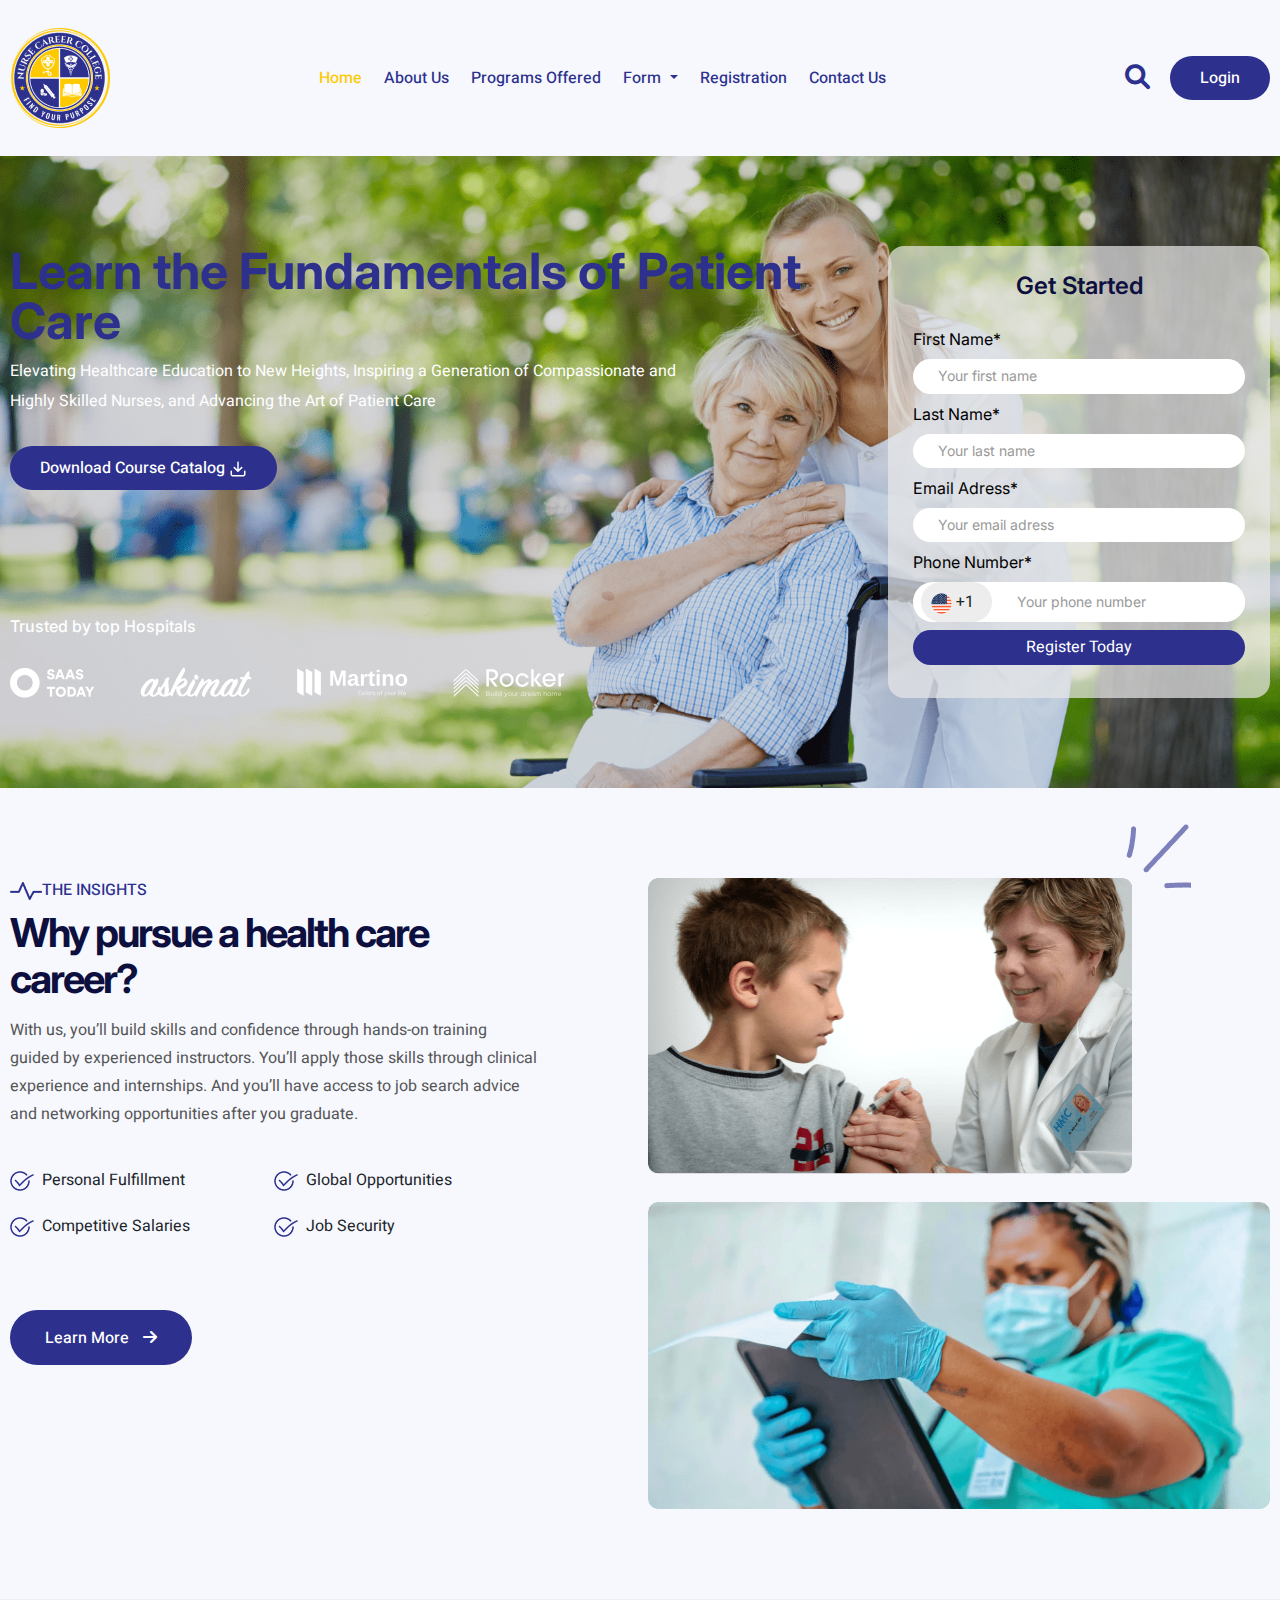
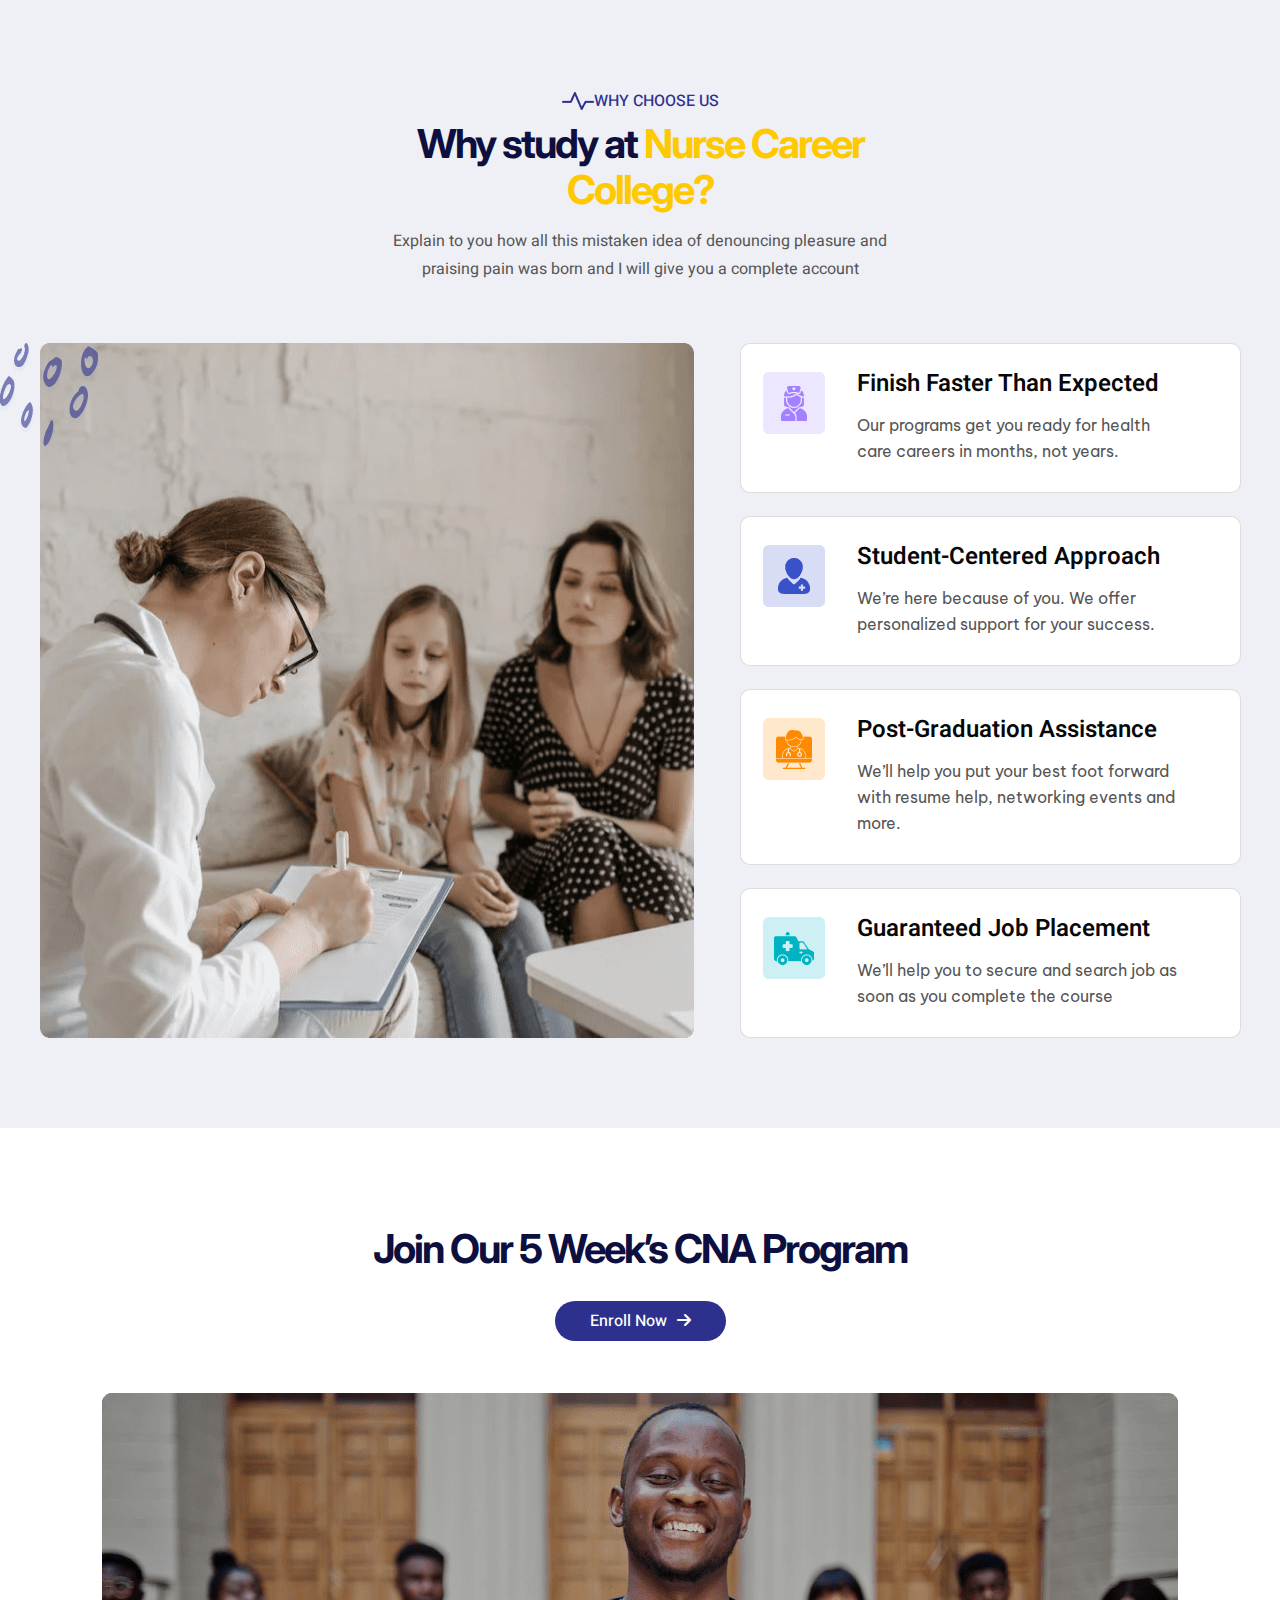
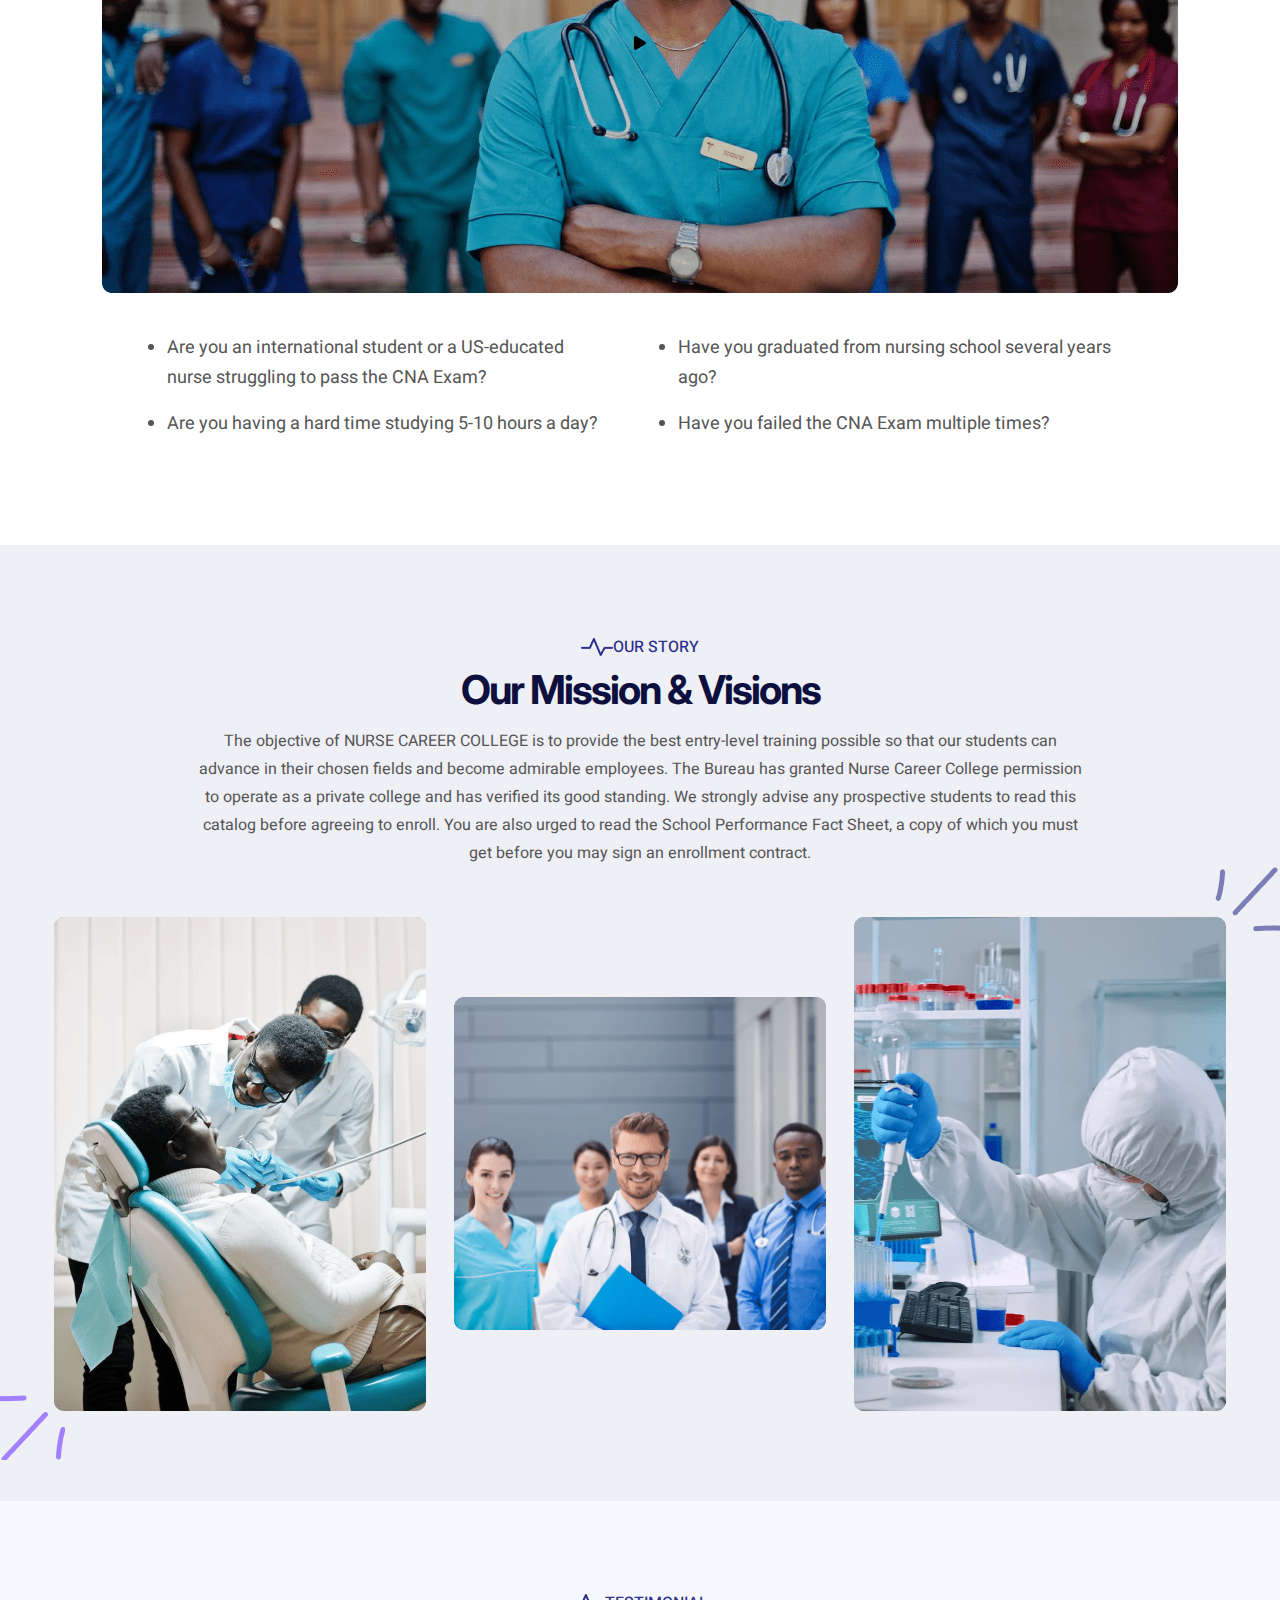
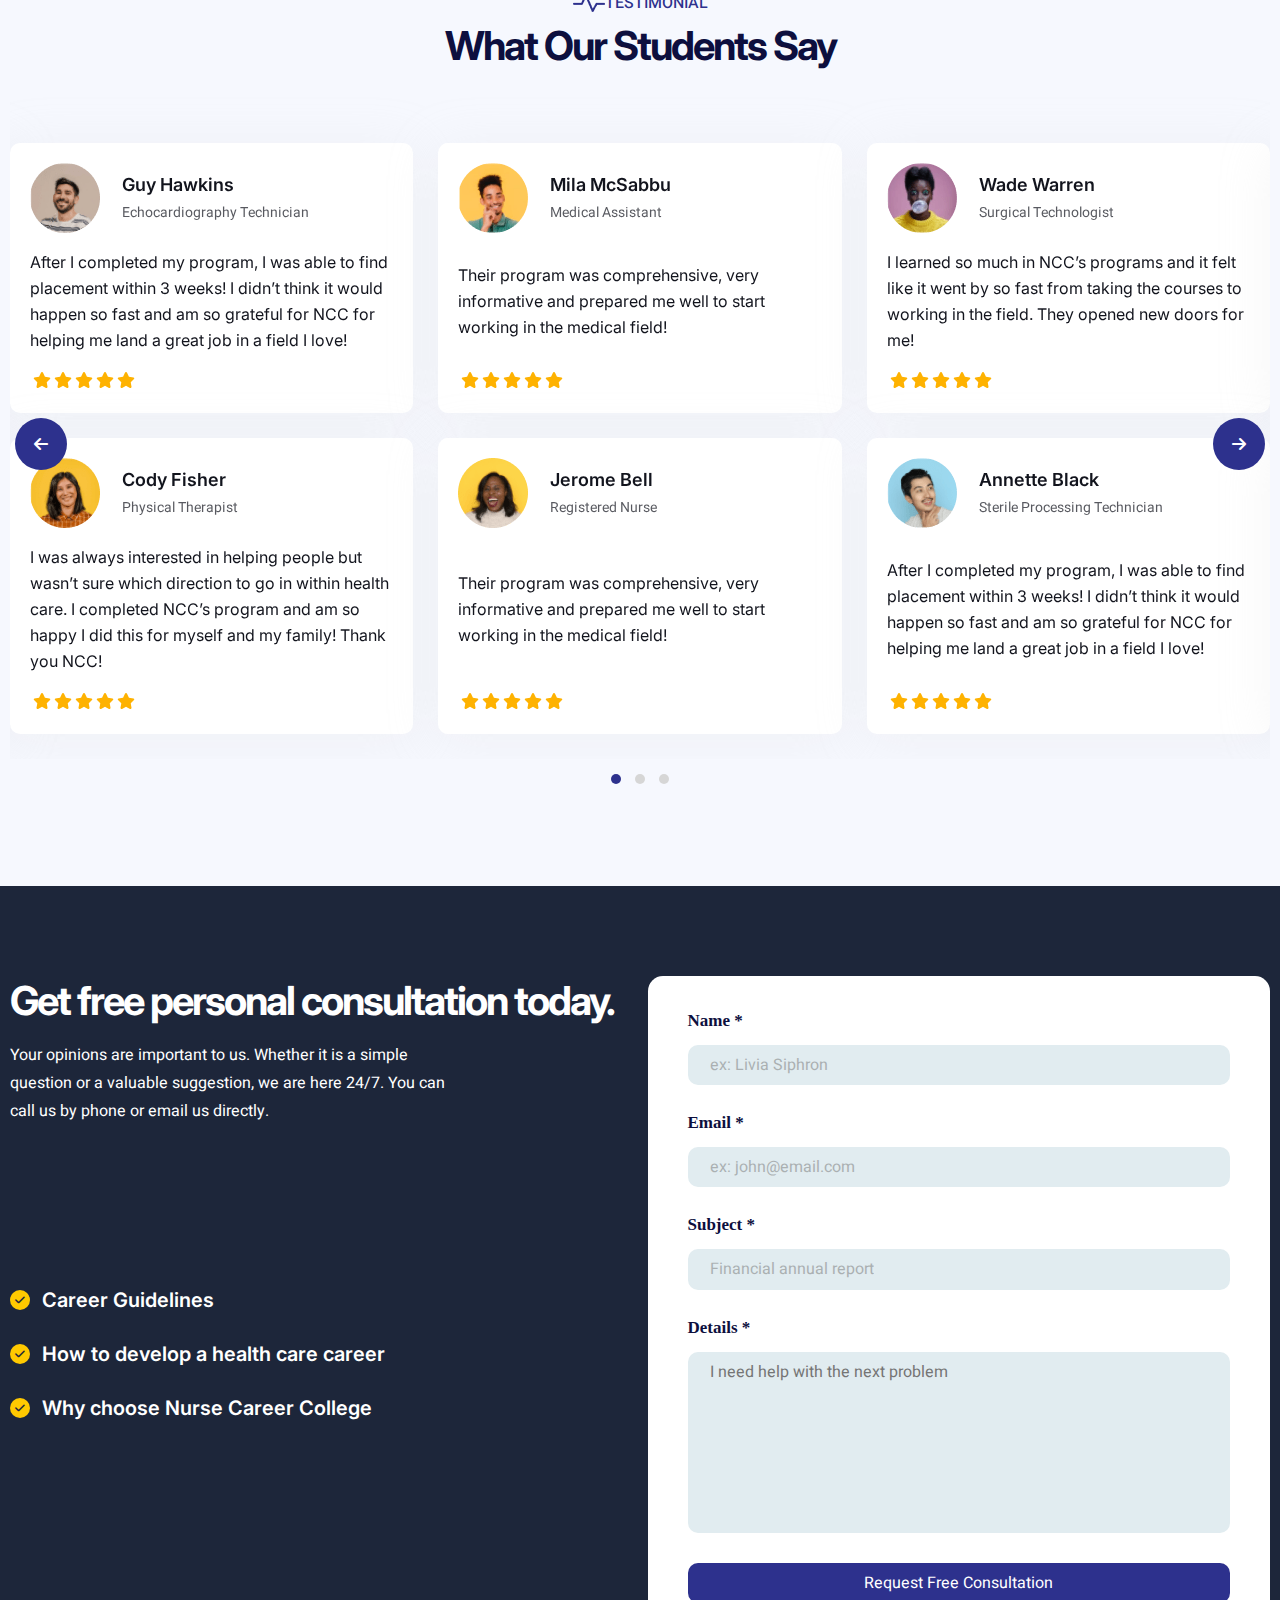
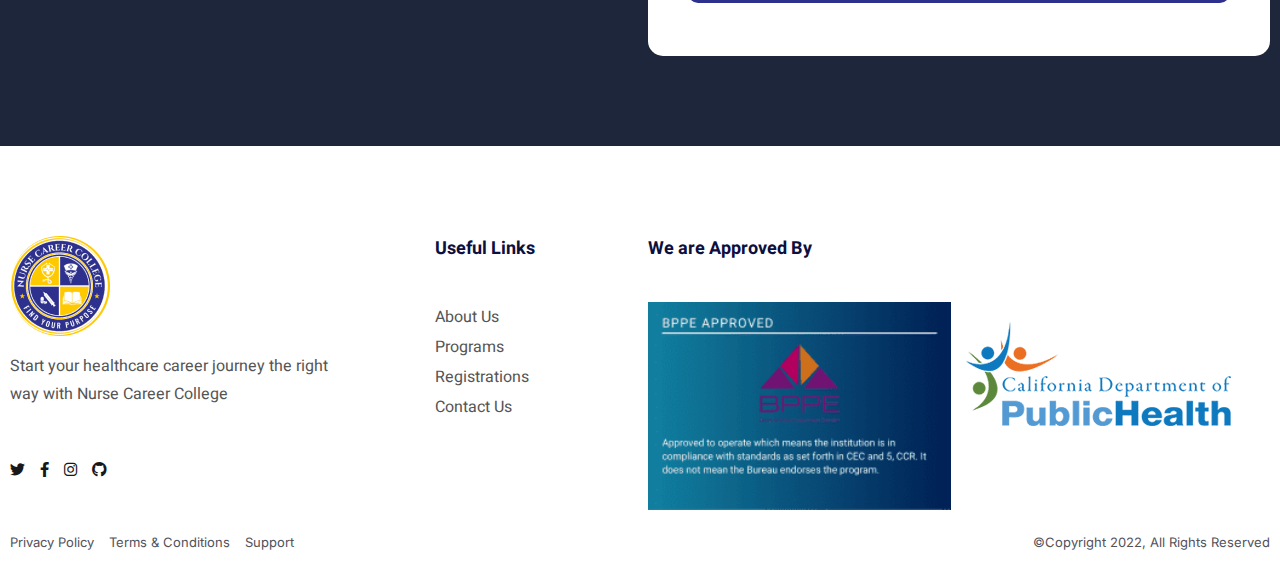
<file: index.html>
<!DOCTYPE html>
<html lang="en">
    <head>
        <meta charset="utf-8">
        <meta name="description" content="">
        <meta name="viewport" content="width=device-width, initial-scale=1">
        <meta property="og:title" content="">
        <meta property="og:type" content="">
        <meta property="og:url" content="">
        <meta property="og:image" content="">

        <title>Nurse Career College-Home</title>
        <link rel="icon" href="assets/images/favicon.png">
        <!-- Owl Carousel -->
        <link rel="stylesheet" href="assets/css/owl.carousel.min.css">
        <link rel="stylesheet" href="assets/css/owl.theme.default.min.css">
        <!-- Bootstrap -->
        <link rel="stylesheet" href="assets/css/bootstrap.min.css">
        <!-- Fontawesome -->
        <link rel="stylesheet" href="https://cdnjs.cloudflare.com/ajax/libs/font-awesome/6.0.0-beta2/css/all.min.css">
        <!-- Normalize -->
        <link rel="stylesheet" href="assets/css/normalize.css">
        <!-- CSS Files -->
        <link rel="stylesheet" href="assets/css/fancy_box.css">
        <link rel="stylesheet" href="assets/css/style.css">
        <link rel="stylesheet" href="assets/css/responsive.css">
    </head>
    <body>
        <div id="preloader">
			<div id="status"><img src="assets/images/logo.png" alt="logo"></div>
		</div>
        <!--=================================================================================
        ====================              Start Header Section            ===================
        ==================================================================================-->
        <header class="header_main">
            <div class="container">
                <div class="row">
                    <div class="col-md-12">
                        <div class="header_menu">
                            <nav class="navbar navbar-expand-lg navbar-light">
                                <a class="navbar-brand logo" href="#"><img src="assets/images/logo.png" alt="logo"></a>
                                <div class="menu_right_mobile_show">
                                    <ul>
                                        <li><i class="fa-solid fa-magnifying-glass"></i></li>
                                        <li><a href="#" class="btn1">Login</a></li>
                                    </ul>
                                      <div class="containers navbar-toggler" data-toggle="collapse" data-target="#navbarSupportedContent"  onclick="myFunction(this)">
                                        <div class="bar1"></div>
                                        <div class="bar2"></div>
                                        <div class="bar3"></div>
                                      </div>
                                  </div>
                                <div class=" collapse navbar-collapse" id="navbarSupportedContent">
                                  <ul class="navbar-nav mr-auto custom_menu">
                                    <li class="nav-item active">
                                      <a class="nav-link" href="index.html">Home</a>
                                    </li>
                                    <li class="nav-item">
                                      <a class="nav-link" href="about_us.html">About Us</a>
                                    </li>
                                    <li class="nav-item">
                                      <a class="nav-link" href="programs.html">Programs Offered</a>
                                       
                                    </li>
                                    <li class="nav-item dropdown">
                                      <a class="nav-link dropdown-toggle" href="#" id="navbarDropdown" role="button" data-toggle="dropdown" aria-haspopup="true" aria-expanded="false">
                                        Form
                                      </a>
                                      <div class="custome_dropdown dropdown-menu" aria-labelledby="navbarDropdown">
                                        <a class="dropdown-item" href="#">Enrollment Agreement</a>
                                        <a class="dropdown-item" href="#">Performance Fact Sheet</a>
                                        <a class="dropdown-item" href="#">283B Form</a>
                                        <a class="dropdown-item" href="#">Live Scan</a>
                                      </div>
                                    </li>
                                    <li class="nav-item">
                                        <a class="nav-link" href="checkout.html">Registration</a>
                                      </li>
                                    <li class="nav-item">
                                        <a class="nav-link" href="contact_us.html">Contact Us</a>
                                      </li>
                                  </ul>
                                  <div class="menu_right_area">
                                    <ul>
                                        <li><i class="fa-solid fa-magnifying-glass"></i></li>
                                        <li><a href="#" class="btn1">Login</a></li>
                                    </ul>
                                  </div>
                                </div>
                              </nav>
                              <div class="input-group mobile_search_box">
                                <input type="text" class="form-control" placeholder="Search this blog">
                                <div class="input-group-append">
                                  <button class="btn btn-secondary" type="button">
                                    <i class="fa fa-search"></i>
                                  </button>
                                </div>
                              </div>
                        </div>
                        
                    </div>
                </div>
            </div>
        </header>
        <!--=================================================================================
        ====================                End Header Section            ===================
        ==================================================================================-->
        <!-- Start Hero section -->
        <section class="home_hero_area">
            <div class="container">
                <div class="row">
                    <div class="col-md-12">
                        <div class="home_hero">
                            <div class="hero_content_main_area">
                                <div class="hero_content_area">
                                    <h2>Learn the Fundamentals of Patient Care</h2>
                                    <p>Elevating Healthcare Education to New Heights, Inspiring a Generation of Compassionate and Highly Skilled Nurses, and Advancing the Art of Patient Care</p>
                                    <a href="#" class="btn1">Download Course Catalog <img src="assets/images/icon/download.png" alt=""></a>
                                </div>
                                <div class="trusted_hostipal">
                                    <h1>Trusted by top Hospitals</h1>
                                    <ul>
                                        <li><a href="index.html"><img src="assets/images/logo/1.png" alt="logo"></a></li>
                                        <li><a href="index.html"><img src="assets/images/logo/2.png" alt="logo"></a></li>
                                        <li><a href="index.html"><img src="assets/images/logo/3.png" alt="logo"></a></li>
                                        <li><a href="index.html"><img src="assets/images/logo/4.png" alt="logo"></a></li>
                                        
                                    </ul>
                                </div>
                            </div>
                            <!-- get form -->
                            <div class="get_form_area">
                                <div class="get_form">
                                    <h2>Get Started</h2>
                                <form action="#">
                                    <!-- item -->
                                    <div class="form_item">
                                        <label for="first_name">First Name*</label>
                                        <input type="text" id="first_name" placeholder="Your first name">
                                    </div>
                                    <!-- item -->
                                    <div class="form_item">
                                        <label for="Last_Name">Last Name*</label>
                                        <input type="text" id="Last_Name" placeholder="Your last name">
                                    </div>
                                    <!-- item -->
                                    <div class="form_item">
                                        <label for="Email_Adress">Email Adress*</label>
                                        <input type="email" id="Email_Adress" placeholder="Your email adress">
                                    </div>
                                    <!-- item -->
                                    <div class="form_item">
                                        <label for="Number">Phone Number*</label>
                                        <div class="country_code">
                                            <span><img src="assets/images/icon/country.png" alt=""> +1</span><input type="number" id="Number" placeholder="Your phone number">
                                        </div>
                                    </div>
                                    <!-- item -->
                                    <div class="form_item">
                                      
                                        <input type="submit" class="btn1" value="Register Today">
                                    </div>
                                </form>
                                </div>
                            </div>
                        </div>
                    </div>
                     
                </div>
            </div>
        </section>
        <!-- End Hero section -->
        <!-- Start Helth career section -->
        <section class="helth_career_area ptb150">
            <div class="container">
                <div class="row">
                    <div class="col-md-6">
                        <div class="helth_career_left">
                            <h1><img src="assets/images/icon/Frame.png" alt="">THE INSIGHTS</h1>
                            <h2>Why pursue a health care career?</h2>
                            <p>With us, you’ll build skills and confidence through hands-on training guided by experienced instructors. You’ll apply those skills through clinical experience and internships. And you’ll have access to job search advice and networking opportunities after you graduate.</p>
                            <div class="helth_carrer_option">
                                <ul>
                                    <li><img src="assets/images/icon/check.png" alt="check.png">Personal Fulfillment</li>
                                    <li><img src="assets/images/icon/check.png" alt="check.png">Global Opportunities</li>
                                    <li><img src="assets/images/icon/check.png" alt="check.png">Competitive Salaries</li>
                                    <li><img src="assets/images/icon/check.png" alt="check.png">Job Security</li>
                                </ul>
                                <a href="#" class="btn1">Learn More <i class="fa-solid fa-arrow-right"></i></a>
                            </div>
                        </div>
                    </div>
                    <div class="col-md-6">
                        <div class="carrer_helth_thum">
                            <div class="affter_effect">
                                <img src="assets/images/about/carrer1.png" alt="img" >
                            </div>
                            <img src="assets/images/about/carrer2.png" alt="img">
                        </div>
                    </div>
                </div>
            </div>
        </section>
        <!-- Start Helth career section -->
        <!-- Start Choose us -->
        <section class="choose_us_area_outter ptb150">
            <div class="choose_us_heading_section">
                <div class="helth_career_left">
                    <h1><img src="assets/images/icon/Frame.png" alt="">WHY CHOOSE US</h1>
                    <h2>Why study at <span>Nurse Career College?</span></h2>
                    <p>Explain to you how all this mistaken idea of denouncing pleasure and praising
                        pain was born and I will give you a complete account</p>
                </div>
            </div>
            <div class="choose_us_area">
                <div class="choose_us_thum">
                    <img src="assets/images/about/choose.png" alt="img">
                </div>
                <div class="choose_feture">
                    <!-- item -->
                    <div class="choose_feture_item">
                        <div class="choose_feture_item_logo">
                            <img src="assets/images/icon/choose1.png" alt="icon">
                        </div>
                        <div class="choose_feture_item_cont">
                            <h3>Finish Faster Than Expected</h3>
                            <p>Our programs get you ready for health care careers in months, not years.</p>
                        </div>
                    </div>
                     <!-- item -->
                     <div class="choose_feture_item">
                        <div class="choose_feture_item_logo">
                            <img src="assets/images/icon/choose2.png" alt="icon">
                        </div>
                        <div class="choose_feture_item_cont">
                            <h3>Student-Centered Approach</h3>
                            <p>We’re here because of you. We offer personalized support for your success.</p>
                        </div>
                    </div>
                     <!-- item -->
                     <div class="choose_feture_item">
                        <div class="choose_feture_item_logo">
                            <img src="assets/images/icon/choose3.png" alt="icon">
                        </div>
                        <div class="choose_feture_item_cont">
                            <h3>Post-Graduation Assistance</h3>
                            <p>We’ll help you put your best foot forward with resume help, networking events and more.</p>
                        </div>
                    </div>
                     <!-- item -->
                     <div class="choose_feture_item">
                        <div class="choose_feture_item_logo">
                            <img src="assets/images/icon/choose4.png" alt="icon">
                        </div>
                        <div class="choose_feture_item_cont">
                            <h3>Guaranteed Job Placement </h3>
                            <p>We’ll help you to secure and search job as soon as you complete the course</p>
                        </div>
                    </div>
                </div>
            </div>
        </section>
        <!-- End Choose us -->
        <!-- Start Join cna -->
        <section class="join_cna_area ptb150">
            <div class="join_cna_container">
                <div class="helth_career_left">
                    <h2>Join Our 5 Week’s CNA Program</h2>
                        <a href="#" class="btn1">Enroll Now<i class="fa-solid fa-arrow-right"></i></a>
                </div>
                <div class="join_video_thum">
                    <img src="assets/images/about/join_video.png" alt="video">
                    <div class="version_video_icon">
                        <a   data-width="640" data-height="360" class="video-btn" href="https://www.youtube.com/watch?v=-Da8Mf5vg7o"><div class="W3_video_animation">
                            <i class="fa-sharp fa-solid fa-play"></i> 
                            <div class="wavess Circle_1"></div>
                            <div class="wavess Circle_2"></div>
                            <div class="wavess Circle_3"></div>
                         </div></a>
                    </div>
                </div>
                <div class="join_rules">
                    <ul>
                        <li>Are you an international student or a US-educated nurse struggling to pass the CNA Exam?</li>
                        <li>Have you graduated from nursing school several years ago?</li>
                        <li>Are you having a hard time studying 5-10 hours a day?</li>
                        <li>Have you failed the CNA Exam multiple times?</li>
                    </ul>
                </div>
            </div>
        </section>
        <!-- End Join cna -->
        <!-- Start mission -->
        <div class="our_mission_area ptb150 custom_bg">
            <div class="container">
                <div class="row">
                    <div class="col-md-12">
                        <div class="choose_us_heading_section">
                            <div class="our_mission helth_career_left">
                                <h1><img src="assets/images/icon/Frame.png" alt="">OUR STORY</h1>
                                <h2>Our Mission & Visions</h2>
                                <p>The objective of NURSE CAREER COLLEGE is to provide the best entry-level training possible so that our students can advance in their chosen fields and become admirable employees. The Bureau has granted Nurse Career College permission to operate as a private college and has verified its good standing. We strongly advise any prospective students to read this catalog before agreeing to enroll. You are also urged to read the School Performance Fact Sheet, a copy of which you must get before you may sign an enrollment contract.</p>
                                 
                            </div>
                        </div>
                    </div>
                </div>
            </div>
            <div class="mission_thum_area">
                <div class="our_mission mission_items">
                    <!-- items -->
                    <div class="mission_item">
                        <img src="assets/images/about/mission1.png" alt="mission">
                    </div>
                    <!-- items -->
                    <div class="mission_item">
                        <img src="assets/images/about/mission2.png" alt="mission">
                    </div>
                    <!-- items -->
                    <div class="mission_item">
                        <img src="assets/images/about/mission3.png" alt="mission">
                    </div>
                </div>
            </div>
        </div>
        <!-- End mission -->
        <!-- Start Student Review -->
        <section class="student_review_area ptb150">
            <div class="container">
                <div class="row">
                    <div class="col-md-12">
                        <div class="our_mission helth_career_left">
                            <h1><img src="assets/images/icon/Frame.png" alt="">TESTIMONIAL</h1>
                            <h2>What Our Students Say</h2>
                       
                        </div>
                    </div>
                   
                </div>
                <div class="row ">
                    <div class="col-md-12">
                        <div class="student_review_inner_area owl-carousel owl-theme">
                            <!-- slider item -->
                            <div class="student_review_slider_item">
                                <!-- single item -->
                                <div class="student_review_item">
                                    <div class="student_re_profile">
                                        <div class="student_re_logo">
                                            <img src="assets/images/logo/student1.png" alt="logo">
                                        </div>
                                        <div class="student_re_info">
                                            <h1>Guy Hawkins</h1>
                                            <span>Echocardiography Technician </span>
                                        </div>
                                    </div>
                                    <p>After I completed my program, I was able to find placement within 3 weeks! I didn’t think it would happen so fast and am so grateful for NCC for helping me land a great job in a field I love!</p>
                                    <ul>
                                        <li><i class="fa-solid fa-star"></i></li>
                                        <li><i class="fa-solid fa-star"></i></li>
                                        <li><i class="fa-solid fa-star"></i></li>
                                        <li><i class="fa-solid fa-star"></i></li>
                                        <li><i class="fa-solid fa-star"></i></li>
                                    </ul>
                                </div>
                                 <!-- single item -->
                                 <div class="student_review_item">
                                    <div class="student_re_profile">
                                        <div class="student_re_logo">
                                            <img src="assets/images/logo/student2.png" alt="logo">
                                        </div>
                                        <div class="student_re_info">
                                            <h1>Mila McSabbu</h1>
                                            <span>Medical Assistant </span>
                                        </div>
                                    </div>
                                    <p>Their program was comprehensive, very informative and prepared me well to start working in the medical field!</p>
                                    <ul>
                                        <li><i class="fa-solid fa-star"></i></li>
                                        <li><i class="fa-solid fa-star"></i></li>
                                        <li><i class="fa-solid fa-star"></i></li>
                                        <li><i class="fa-solid fa-star"></i></li>
                                        <li><i class="fa-solid fa-star"></i></li>
                                    </ul>
                                </div>
                                 <!-- single item -->
                                 <div class="student_review_item">
                                    <div class="student_re_profile">
                                        <div class="student_re_logo">
                                            <img src="assets/images/logo/student3.png" alt="logo">
                                        </div>
                                        <div class="student_re_info">
                                            <h1>Wade Warren</h1>
                                            <span>Surgical Technologist</span>
                                        </div>
                                    </div>
                                    <p>I learned so much in NCC’s programs and it felt like it went by so fast from taking the courses to working in the field. They opened new doors for me!</p>
                                    <ul>
                                        <li><i class="fa-solid fa-star"></i></li>
                                        <li><i class="fa-solid fa-star"></i></li>
                                        <li><i class="fa-solid fa-star"></i></li>
                                        <li><i class="fa-solid fa-star"></i></li>
                                        <li><i class="fa-solid fa-star"></i></li>
                                    </ul>
                                </div>
                                 <!-- single item -->
                                 <div class="student_review_item">
                                    <div class="student_re_profile">
                                        <div class="student_re_logo">
                                            <img src="assets/images/logo/student4.png" alt="logo">
                                        </div>
                                        <div class="student_re_info">
                                            <h1>Cody Fisher</h1>
                                            <span>Physical Therapist </span>
                                        </div>
                                    </div>
                                    <p>I was always interested in helping people but wasn’t sure which direction to go in within health care. I completed NCC’s  program and am so happy I did this for myself and my family! Thank you NCC!</p>
                                    <ul>
                                        <li><i class="fa-solid fa-star"></i></li>
                                        <li><i class="fa-solid fa-star"></i></li>
                                        <li><i class="fa-solid fa-star"></i></li>
                                        <li><i class="fa-solid fa-star"></i></li>
                                        <li><i class="fa-solid fa-star"></i></li>
                                    </ul>
                                </div>
                                 <!-- single item -->
                                 <div class="student_review_item">
                                    <div class="student_re_profile">
                                        <div class="student_re_logo">
                                            <img src="assets/images/logo/student5.png" alt="logo">
                                        </div>
                                        <div class="student_re_info">
                                            <h1>Jerome Bell</h1>
                                            <span>Registered Nurse</span>
                                        </div>
                                    </div>
                                    <p>Their program was comprehensive, very informative and prepared me well to start working in the medical field!</p>
                                    <ul>
                                        <li><i class="fa-solid fa-star"></i></li>
                                        <li><i class="fa-solid fa-star"></i></li>
                                        <li><i class="fa-solid fa-star"></i></li>
                                        <li><i class="fa-solid fa-star"></i></li>
                                        <li><i class="fa-solid fa-star"></i></li>
                                    </ul>
                                </div>
                                 <!-- single item -->
                                 <div class="student_review_item">
                                    <div class="student_re_profile">
                                        <div class="student_re_logo">
                                            <img src="assets/images/logo/student6.png" alt="logo">
                                        </div>
                                        <div class="student_re_info">
                                            <h1>Annette Black</h1>
                                            <span>Sterile Processing Technician </span>
                                        </div>
                                    </div>
                                    <p>After I completed my program, I was able to find placement within 3 weeks! I didn’t think it would happen so fast and am so grateful for NCC for helping me land a great job in a field I love!</p>
                                    <ul>
                                        <li><i class="fa-solid fa-star"></i></li>
                                        <li><i class="fa-solid fa-star"></i></li>
                                        <li><i class="fa-solid fa-star"></i></li>
                                        <li><i class="fa-solid fa-star"></i></li>
                                        <li><i class="fa-solid fa-star"></i></li>
                                    </ul>
                                </div>
                            </div>
                             <!-- slider item -->
                             <div class="student_review_slider_item">
                                <!-- single item -->
                                <div class="student_review_item">
                                    <div class="student_re_profile">
                                        <div class="student_re_logo">
                                            <img src="assets/images/logo/student1.png" alt="logo">
                                        </div>
                                        <div class="student_re_info">
                                            <h1>Guy Hawkins</h1>
                                            <span>Echocardiography Technician </span>
                                        </div>
                                    </div>
                                    <p>After I completed my program, I was able to find placement within 3 weeks! I didn’t think it would happen so fast and am so grateful for NCC for helping me land a great job in a field I love!</p>
                                    <ul>
                                        <li><i class="fa-solid fa-star"></i></li>
                                        <li><i class="fa-solid fa-star"></i></li>
                                        <li><i class="fa-solid fa-star"></i></li>
                                        <li><i class="fa-solid fa-star"></i></li>
                                        <li><i class="fa-solid fa-star"></i></li>
                                    </ul>
                                </div>
                                 <!-- single item -->
                                 <div class="student_review_item">
                                    <div class="student_re_profile">
                                        <div class="student_re_logo">
                                            <img src="assets/images/logo/student2.png" alt="logo">
                                        </div>
                                        <div class="student_re_info">
                                            <h1>Mila McSabbu</h1>
                                            <span>Medical Assistant </span>
                                        </div>
                                    </div>
                                    <p>Their program was comprehensive, very informative and prepared me well to start working in the medical field!</p>
                                    <ul>
                                        <li><i class="fa-solid fa-star"></i></li>
                                        <li><i class="fa-solid fa-star"></i></li>
                                        <li><i class="fa-solid fa-star"></i></li>
                                        <li><i class="fa-solid fa-star"></i></li>
                                        <li><i class="fa-solid fa-star"></i></li>
                                    </ul>
                                </div>
                                 <!-- single item -->
                                 <div class="student_review_item">
                                    <div class="student_re_profile">
                                        <div class="student_re_logo">
                                            <img src="assets/images/logo/student3.png" alt="logo">
                                        </div>
                                        <div class="student_re_info">
                                            <h1>Wade Warren</h1>
                                            <span>Surgical Technologist</span>
                                        </div>
                                    </div>
                                    <p>I learned so much in NCC’s programs and it felt like it went by so fast from taking the courses to working in the field. They opened new doors for me!</p>
                                    <ul>
                                        <li><i class="fa-solid fa-star"></i></li>
                                        <li><i class="fa-solid fa-star"></i></li>
                                        <li><i class="fa-solid fa-star"></i></li>
                                        <li><i class="fa-solid fa-star"></i></li>
                                        <li><i class="fa-solid fa-star"></i></li>
                                    </ul>
                                </div>
                                 <!-- single item -->
                                 <div class="student_review_item">
                                    <div class="student_re_profile">
                                        <div class="student_re_logo">
                                            <img src="assets/images/logo/student4.png" alt="logo">
                                        </div>
                                        <div class="student_re_info">
                                            <h1>Cody Fisher</h1>
                                            <span>Physical Therapist </span>
                                        </div>
                                    </div>
                                    <p>I was always interested in helping people but wasn’t sure which direction to go in within health care. I completed NCC’s  program and am so happy I did this for myself and my family! Thank you NCC!</p>
                                    <ul>
                                        <li><i class="fa-solid fa-star"></i></li>
                                        <li><i class="fa-solid fa-star"></i></li>
                                        <li><i class="fa-solid fa-star"></i></li>
                                        <li><i class="fa-solid fa-star"></i></li>
                                        <li><i class="fa-solid fa-star"></i></li>
                                    </ul>
                                </div>
                                 <!-- single item -->
                                 <div class="student_review_item">
                                    <div class="student_re_profile">
                                        <div class="student_re_logo">
                                            <img src="assets/images/logo/student5.png" alt="logo">
                                        </div>
                                        <div class="student_re_info">
                                            <h1>Jerome Bell</h1>
                                            <span>Registered Nurse</span>
                                        </div>
                                    </div>
                                    <p>Their program was comprehensive, very informative and prepared me well to start working in the medical field!</p>
                                    <ul>
                                        <li><i class="fa-solid fa-star"></i></li>
                                        <li><i class="fa-solid fa-star"></i></li>
                                        <li><i class="fa-solid fa-star"></i></li>
                                        <li><i class="fa-solid fa-star"></i></li>
                                        <li><i class="fa-solid fa-star"></i></li>
                                    </ul>
                                </div>
                                 <!-- single item -->
                                 <div class="student_review_item">
                                    <div class="student_re_profile">
                                        <div class="student_re_logo">
                                            <img src="assets/images/logo/student6.png" alt="logo">
                                        </div>
                                        <div class="student_re_info">
                                            <h1>Annette Black</h1>
                                            <span>Sterile Processing Technician </span>
                                        </div>
                                    </div>
                                    <p>After I completed my program, I was able to find placement within 3 weeks! I didn’t think it would happen so fast and am so grateful for NCC for helping me land a great job in a field I love!</p>
                                    <ul>
                                        <li><i class="fa-solid fa-star"></i></li>
                                        <li><i class="fa-solid fa-star"></i></li>
                                        <li><i class="fa-solid fa-star"></i></li>
                                        <li><i class="fa-solid fa-star"></i></li>
                                        <li><i class="fa-solid fa-star"></i></li>
                                    </ul>
                                </div>
                            </div>
                             <!-- slider item -->
                             <div class="student_review_slider_item">
                                <!-- single item -->
                                <div class="student_review_item">
                                    <div class="student_re_profile">
                                        <div class="student_re_logo">
                                            <img src="assets/images/logo/student1.png" alt="logo">
                                        </div>
                                        <div class="student_re_info">
                                            <h1>Guy Hawkins</h1>
                                            <span>Echocardiography Technician </span>
                                        </div>
                                    </div>
                                    <p>After I completed my program, I was able to find placement within 3 weeks! I didn’t think it would happen so fast and am so grateful for NCC for helping me land a great job in a field I love!</p>
                                    <ul>
                                        <li><i class="fa-solid fa-star"></i></li>
                                        <li><i class="fa-solid fa-star"></i></li>
                                        <li><i class="fa-solid fa-star"></i></li>
                                        <li><i class="fa-solid fa-star"></i></li>
                                        <li><i class="fa-solid fa-star"></i></li>
                                    </ul>
                                </div>
                                 <!-- single item -->
                                 <div class="student_review_item">
                                    <div class="student_re_profile">
                                        <div class="student_re_logo">
                                            <img src="assets/images/logo/student2.png" alt="logo">
                                        </div>
                                        <div class="student_re_info">
                                            <h1>Mila McSabbu</h1>
                                            <span>Medical Assistant </span>
                                        </div>
                                    </div>
                                    <p>Their program was comprehensive, very informative and prepared me well to start working in the medical field!</p>
                                    <ul>
                                        <li><i class="fa-solid fa-star"></i></li>
                                        <li><i class="fa-solid fa-star"></i></li>
                                        <li><i class="fa-solid fa-star"></i></li>
                                        <li><i class="fa-solid fa-star"></i></li>
                                        <li><i class="fa-solid fa-star"></i></li>
                                    </ul>
                                </div>
                                 <!-- single item -->
                                 <div class="student_review_item">
                                    <div class="student_re_profile">
                                        <div class="student_re_logo">
                                            <img src="assets/images/logo/student3.png" alt="logo">
                                        </div>
                                        <div class="student_re_info">
                                            <h1>Wade Warren</h1>
                                            <span>Surgical Technologist</span>
                                        </div>
                                    </div>
                                    <p>I learned so much in NCC’s programs and it felt like it went by so fast from taking the courses to working in the field. They opened new doors for me!</p>
                                    <ul>
                                        <li><i class="fa-solid fa-star"></i></li>
                                        <li><i class="fa-solid fa-star"></i></li>
                                        <li><i class="fa-solid fa-star"></i></li>
                                        <li><i class="fa-solid fa-star"></i></li>
                                        <li><i class="fa-solid fa-star"></i></li>
                                    </ul>
                                </div>
                                 <!-- single item -->
                                 <div class="student_review_item">
                                    <div class="student_re_profile">
                                        <div class="student_re_logo">
                                            <img src="assets/images/logo/student4.png" alt="logo">
                                        </div>
                                        <div class="student_re_info">
                                            <h1>Cody Fisher</h1>
                                            <span>Physical Therapist </span>
                                        </div>
                                    </div>
                                    <p>I was always interested in helping people but wasn’t sure which direction to go in within health care. I completed NCC’s  program and am so happy I did this for myself and my family! Thank you NCC!</p>
                                    <ul>
                                        <li><i class="fa-solid fa-star"></i></li>
                                        <li><i class="fa-solid fa-star"></i></li>
                                        <li><i class="fa-solid fa-star"></i></li>
                                        <li><i class="fa-solid fa-star"></i></li>
                                        <li><i class="fa-solid fa-star"></i></li>
                                    </ul>
                                </div>
                                 <!-- single item -->
                                 <div class="student_review_item">
                                    <div class="student_re_profile">
                                        <div class="student_re_logo">
                                            <img src="assets/images/logo/student5.png" alt="logo">
                                        </div>
                                        <div class="student_re_info">
                                            <h1>Jerome Bell</h1>
                                            <span>Registered Nurse</span>
                                        </div>
                                    </div>
                                    <p>Their program was comprehensive, very informative and prepared me well to start working in the medical field!</p>
                                    <ul>
                                        <li><i class="fa-solid fa-star"></i></li>
                                        <li><i class="fa-solid fa-star"></i></li>
                                        <li><i class="fa-solid fa-star"></i></li>
                                        <li><i class="fa-solid fa-star"></i></li>
                                        <li><i class="fa-solid fa-star"></i></li>
                                    </ul>
                                </div>
                                 <!-- single item -->
                                 <div class="student_review_item">
                                    <div class="student_re_profile">
                                        <div class="student_re_logo">
                                            <img src="assets/images/logo/student6.png" alt="logo">
                                        </div>
                                        <div class="student_re_info">
                                            <h1>Annette Black</h1>
                                            <span>Sterile Processing Technician </span>
                                        </div>
                                    </div>
                                    <p>After I completed my program, I was able to find placement within 3 weeks! I didn’t think it would happen so fast and am so grateful for NCC for helping me land a great job in a field I love!</p>
                                    <ul>
                                        <li><i class="fa-solid fa-star"></i></li>
                                        <li><i class="fa-solid fa-star"></i></li>
                                        <li><i class="fa-solid fa-star"></i></li>
                                        <li><i class="fa-solid fa-star"></i></li>
                                        <li><i class="fa-solid fa-star"></i></li>
                                    </ul>
                                </div>
                            </div>
                        </div>
                    </div>
                </div>
            </div>
        </section>
        <!-- End Student Review -->
        <!-- Start Free consultation -->
        <section class="free_consaltation">
            <div class="container">
                <div class="row">
                    <div class="col-lg-6 col-md-7 col-xxl-8">
                        <div class="free_consal_info">
                            <h2>Get free personal consultation today.</h2>
                            <p>Your opinions are important to us. Whether it is a simple question or a valuable suggestion, we are here 24/7. You can call us by phone or email us directly.</p>
                            <div class="free_consal_rules">
                                <ul>
                                    <li><span><i class="fa-solid fa-check"></i></span>Career Guidelines</li>
                                    <li><span><i class="fa-solid fa-check"></i></span>How to develop a health care career</li>
                                    <li><span><i class="fa-solid fa-check"></i></span>Why choose Nurse Career College</li>
                                     
                                </ul>
                            </div>
                        </div>
                    </div>
                    <div class="col-md-5 col-lg-6 col-xxl-4">
                        <div class="free_consal_request_for">
                            <form action="#">
                                <div class="free_Con_form_item">
                                    <label for="free_reg_name">Name *</label>
                                    <input type="text" id="free_reg_name" placeholder="ex: Livia Siphron">
                                </div>
                                <div class="free_Con_form_item">
                                    <label for="Email">Email *</label>
                                    <input type="email" id="Email" placeholder="ex: john@email.com">
                                </div>
                                <div class="free_Con_form_item">
                                    <label for="Subject">Subject *</label>
                                    <input type="text" id="Subject" placeholder="Financial annual report">
                                </div>
                                <div class="free_Con_form_item">
                                    <label for="Details">Details *</label>
                                    <textarea  id="Details" placeholder="I need help with the next problem"></textarea>
                                </div>
                                <div class="free_Con_form_item">
                                     
                                    <input type="submit" class="btn1" value="Request Free Consultation"  >
                                </div>
                            </form>
                        </div>
                    </div>
                </div>
            </div>
        </section>
        <!-- End Free consultation -->
        <!-- Start Footer -->
        <footer class="footer_area">
            <div class="container">
                <div class="row">
                    <div class="col-md-4 col-sm-6 col-lg-4">
                        <div class="footer_widgets">
                            <div class="footer_logo">
                                <a href="index.html"><img src="assets/images/logo.png" alt=""></a>
                            </div>
                            <p>Start your healthcare career journey the right way with Nurse Career College</p>
                            <div class="footer_social_link">
                                <ul>
                                    <li><a href="index.html"><i class="fa-brands fa-twitter"></i></a></li>
                                    <li><a href="index.html"><i class="fa-brands fa-facebook-f"></i></a></li>
                                    <li><a href="index.html"><i class="fa-brands fa-instagram"></i></a></li>
                                    <li><a href="index.html"><i class="fa-brands fa-github"></i></a></li>
                                </ul>
                            </div>
                        </div>
                    </div>
                    <div class="col-md-2 col-sm-6 col-lg-2">
                        <div class="footer_widgets Useful_link">
                            <h3>Useful Links</h3>
                            <div class="footer_menu ">
                                <ul>
                                    <li><a href="about_us.html">About Us</a></li>
                                    <li><a href="programs.html">Programs</a></li>
                                    <li><a href="checkout.html">Registrations</a></li>
                                    <li><a href="contact_us.html">Contact Us</a></li>
                                    
                                </ul>
                            </div>
                        </div>
                    </div>
                    <div class="col-md-3 col-lg-3 col-sm-6">
                        <div class="footer_widgets footer_widgets_logo">
                            <h3>We are Approved By</h3>
                            <img src="assets/images/logo/footer_thu.png" alt="">
                        </div>
                    </div>
                    <div class="col-md-3 col-lg-3 col-sm-6">
                        <div class="footer_widgets footer_widgets_logo">
                            <h3>&nbsp;</h3>
                            <img src="assets/images/logo/footer_thum_logo.png" alt="" class="footer_seca_logo">
                        </div>
                    </div>
                </div>
                <div class="row">
                    <div class="col-md-12">
                        <div class="footer_copy_text">
                            <div class="footer_copy_left">
                                <ul>
                                    <li><a href="index.html">Privacy Policy</a></li>
                                    <li><a href="index.html">Terms & Conditions</a></li>
                                    <li><a href="index.html">Support</a></li>
                                    
                                </ul>
                            </div>
                            <div class="footer_copy_right">
                                    <p>&copy;Copyright 2022, All Rights Reserved</p>             
                            </div>
                        </div>
                    </div>
                </div>
            </div>
        </footer>
        <!-- End Footer -->
        <div class="scrollup">
            <i class="fa-solid fa-angles-up"></i>
        </div>

         <!-- ~~~~~~~~~~ JS Files ~~~~~~~~~~-->
        <!-- jQuery -->
        <script src="assets/js/jquery.min.js"></script>
        <script src="assets/js/popper.min.js"></script>
        <!-- Bootstrap -->
        <script src="assets/js/bootstrap.min.js"></script>
        <!-- Owl Carousel -->
        <script src="assets/js/owl.carousel.min.js"></script>
        <script src="assets/js/jquery.fancybox.min.js"></script>
        <!-- Modernizr -->
        <script src="assets/js/modernizr-3.11.2.min.js"></script>
        <script src="assets/js/waypoint.js"></script>
        <script src="assets/js/jquery.counterup.min.js"></script>
        <!-- Custom JS (Handed)-->
        <script src="assets/js/scripts.js"></script>
    </body>
</html>
</file>
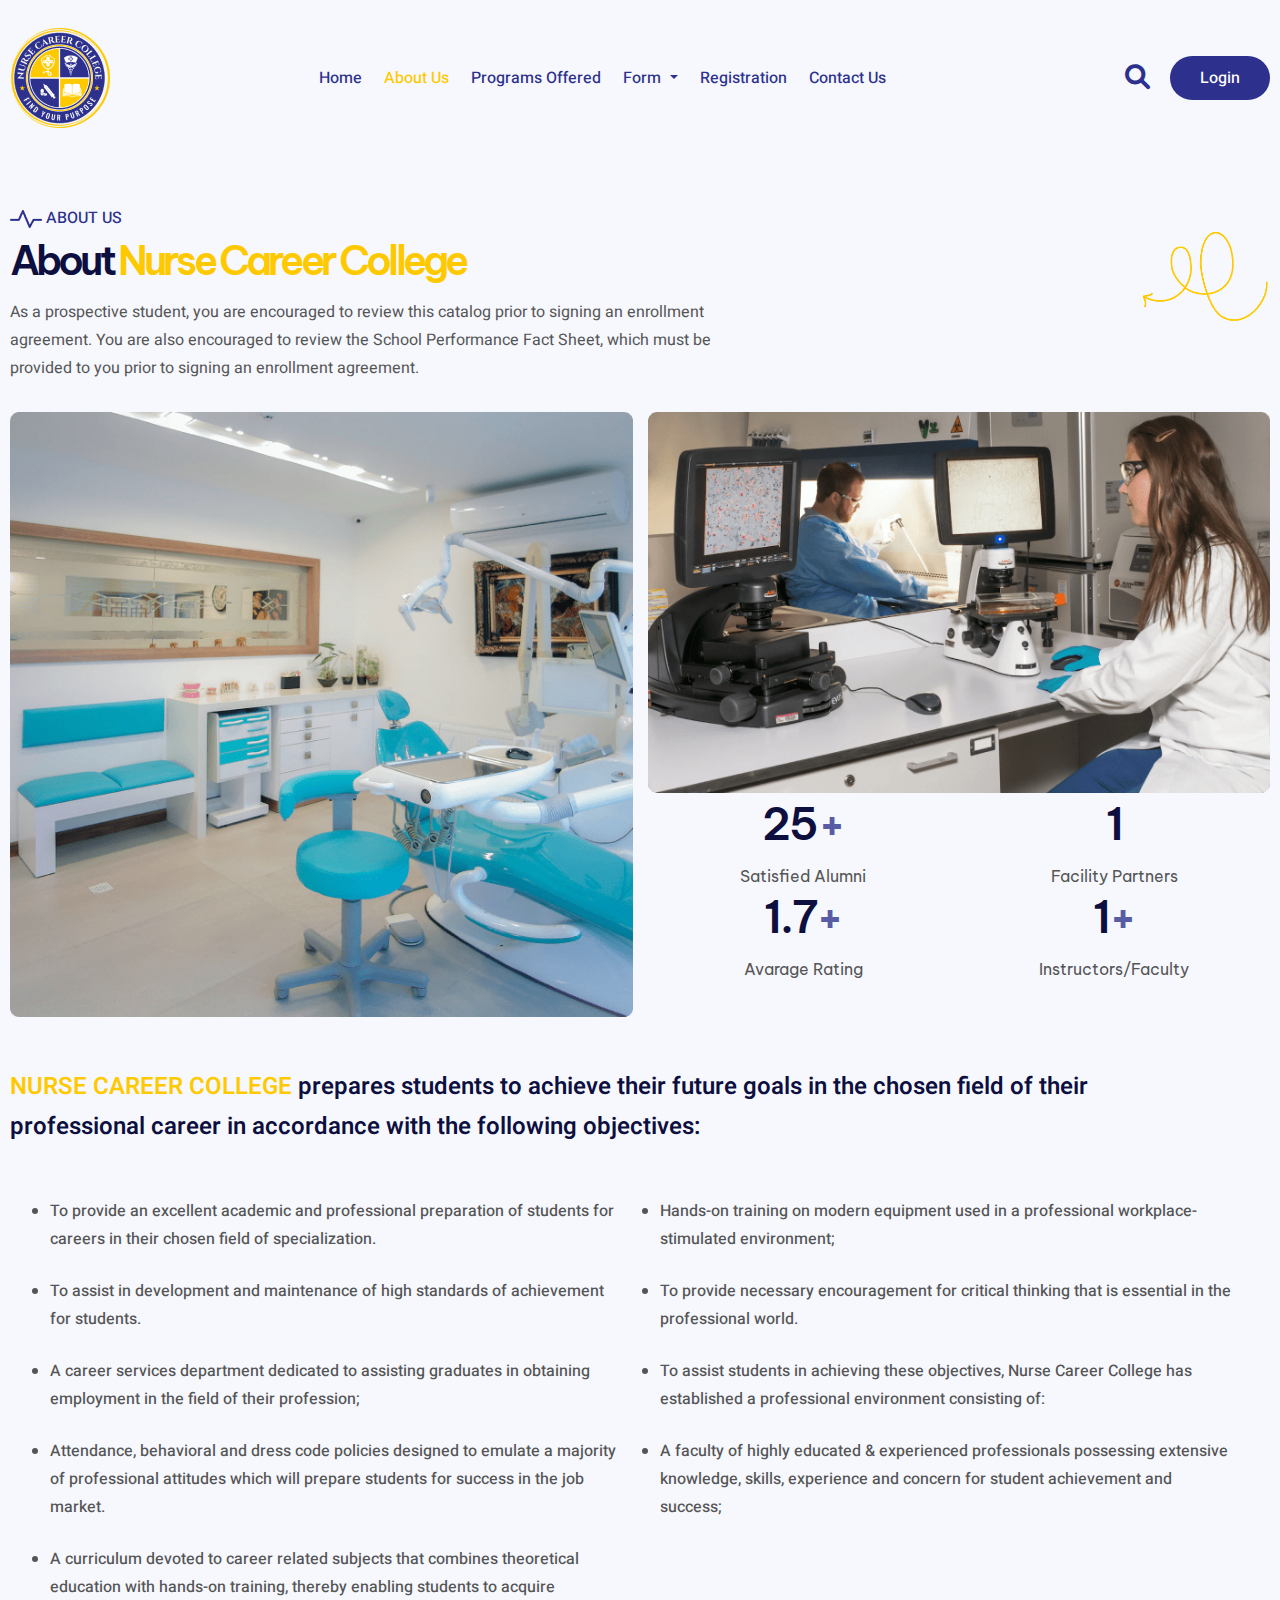
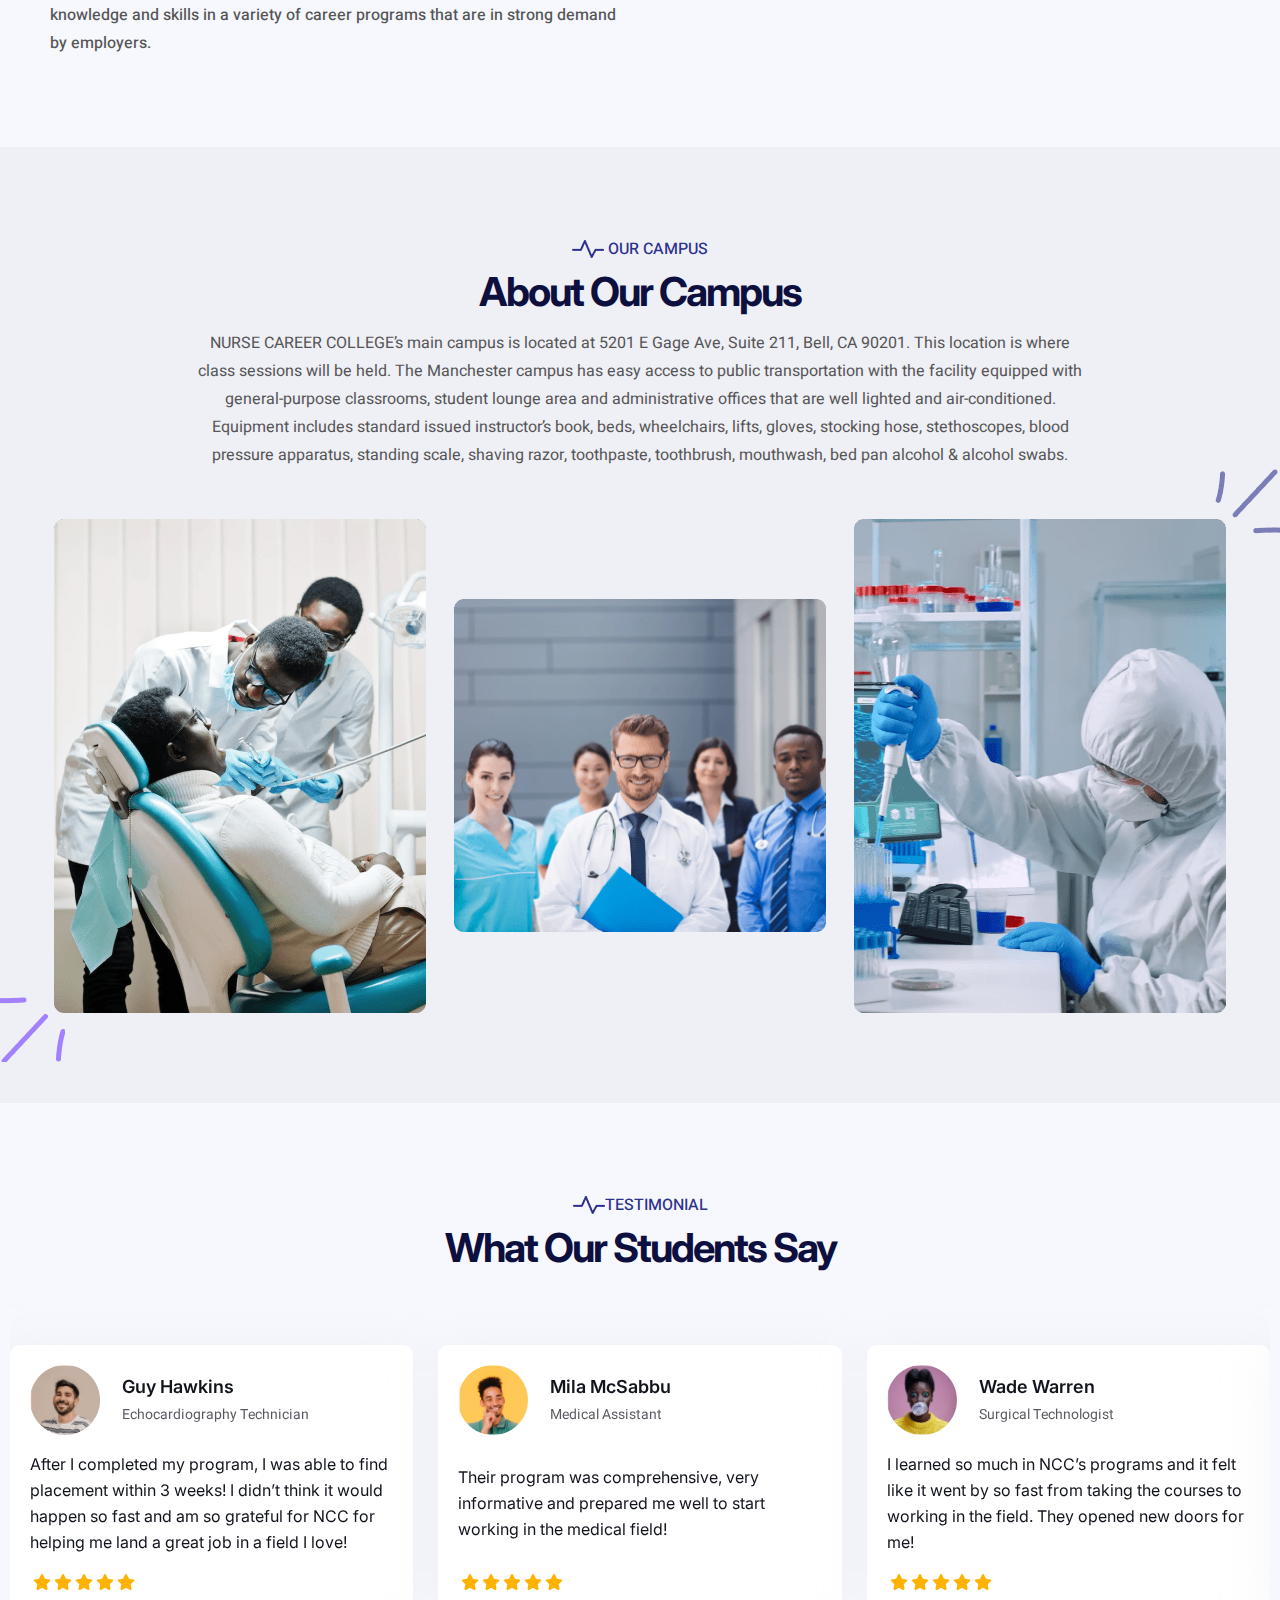
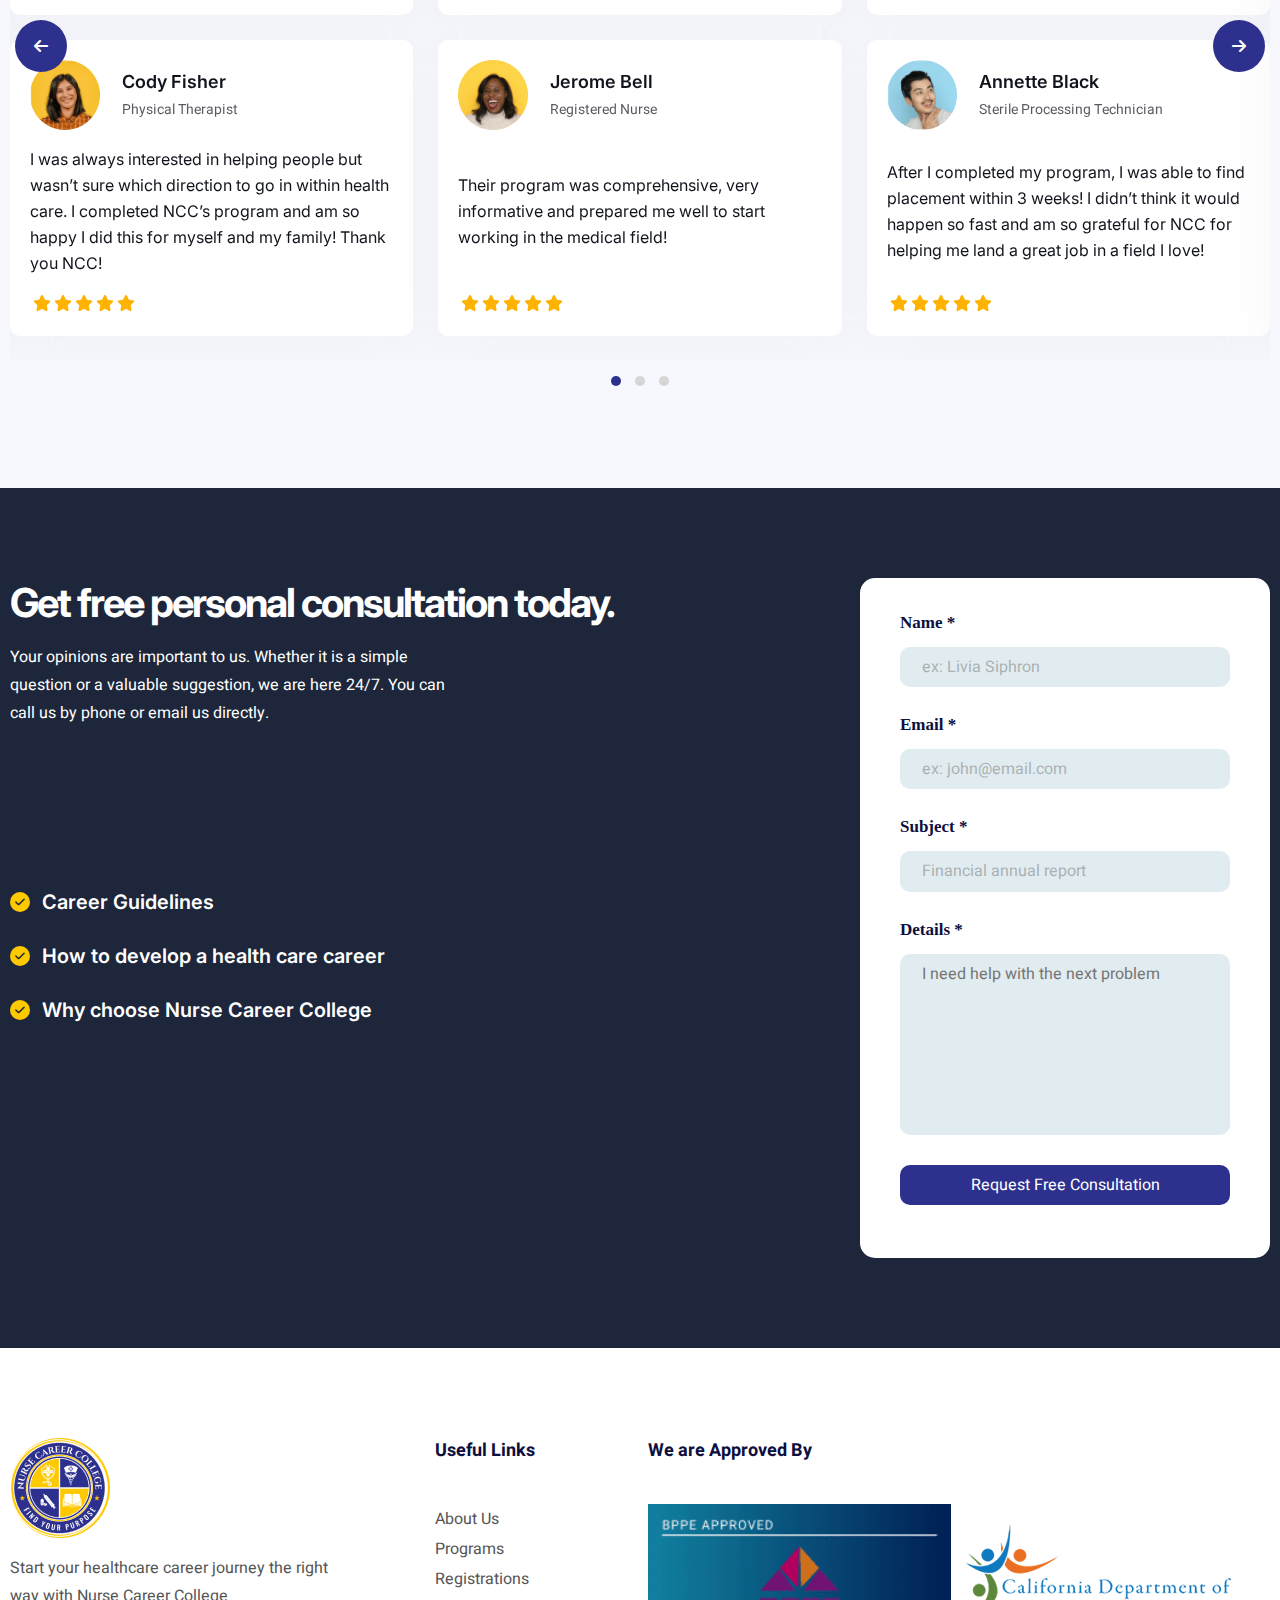
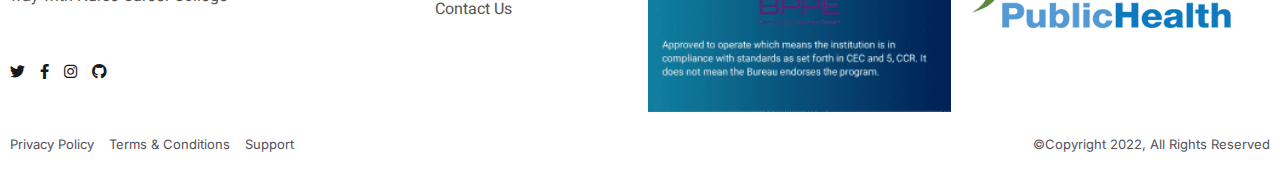
<file: about_us.html>
<!DOCTYPE html>
<html lang="en">
    <head>
        <meta charset="utf-8">
        <meta name="description" content="">
        <meta name="viewport" content="width=device-width, initial-scale=1">
        <meta property="og:title" content="">
        <meta property="og:type" content="">
        <meta property="og:url" content="">
        <meta property="og:image" content="">

        <title>Nurse Career College-About</title>
        <link rel="icon" href="assets/images/favicon.png">
        <!-- Owl Carousel -->
        <link rel="stylesheet" href="assets/css/owl.carousel.min.css">
        <link rel="stylesheet" href="assets/css/owl.theme.default.min.css">
        <!-- Bootstrap -->
        <link rel="stylesheet" href="assets/css/bootstrap.min.css">
        <!-- Fontawesome -->
        <link rel="stylesheet" href="https://cdnjs.cloudflare.com/ajax/libs/font-awesome/6.0.0-beta2/css/all.min.css">
        <!-- Normalize -->
        <link rel="stylesheet" href="assets/css/normalize.css">
        <!-- CSS Files -->
        <link rel="stylesheet" href="assets/css/style.css">
        <link rel="stylesheet" href="assets/css/responsive.css">
    </head>
    <body>
        <div id="preloader">
			<div id="status"><img src="assets/images/logo.png" alt="logo"></div>
		</div>
        <!--=================================================================================
        ====================              Start Header Section            ===================
        ==================================================================================-->
        
        <header class="header_main">
            <div class="container">
                <div class="row">
                    <div class="col-md-12">
                        <div class="header_menu">
                            <nav class="navbar navbar-expand-lg navbar-light  ">
                                <a class="navbar-brand logo" href="#"><img src="assets/images/logo.png" alt="logo"></a>
                                <div class="menu_right_mobile_show">
                                    <ul>
                                        <li><i class="fa-solid fa-magnifying-glass"></i></li>
                                        <li><a href="#" class="btn1">Login</a></li>
                                    </ul>
                                    <div class="containers navbar-toggler" data-toggle="collapse" data-target="#navbarSupportedContent"  onclick="myFunction(this)">
                                        <div class="bar1"></div>
                                        <div class="bar2"></div>
                                        <div class="bar3"></div>
                                    </div>
                                  </div>
                                <div class=" collapse navbar-collapse" id="navbarSupportedContent">
                                  <ul class="navbar-nav mr-auto custom_menu">
                                    <li class="nav-item ">
                                      <a class="nav-link" href="index.html">Home</a>
                                    </li>
                                    <li class="nav-item active">
                                      <a class="nav-link" href="about_us.html">About Us</a>
                                    </li>
                                    <li class="nav-item">
                                      <a class="nav-link" href="programs.html">Programs Offered</a>
                                       
                                    </li>
                                    <li class="nav-item dropdown">
                                      <a class="nav-link dropdown-toggle" href="#" id="navbarDropdown" role="button" data-toggle="dropdown" aria-haspopup="true" aria-expanded="false">
                                        Form
                                      </a>
                                      <div class="custome_dropdown dropdown-menu" aria-labelledby="navbarDropdown">
                                        <a class="dropdown-item" href="#">Enrollment Agreement</a>
                                        <a class="dropdown-item" href="#">Performance Fact Sheet</a>
                                        <a class="dropdown-item" href="#">283B Form</a>
                                        <a class="dropdown-item" href="#">Live Scan</a>
                                      </div>
                                    </li>
                                    <li class="nav-item">
                                        <a class="nav-link" href="checkout.html">Registration</a>
                                      </li>
                                    <li class="nav-item">
                                        <a class="nav-link" href="contact_us.html">Contact Us</a>
                                      </li>
                                  </ul>
                                  <div class="menu_right_area">
                                    <ul>
                                        <li><i class="fa-solid fa-magnifying-glass"></i></li>
                                        <li><a href="#" class="btn1">Login</a></li>
                                    </ul>
                                  </div>
                                </div>
                              </nav>
                              <div class="input-group mobile_search_box">
                                <input type="text" class="form-control" placeholder="Search this blog">
                                <div class="input-group-append">
                                  <button class="btn btn-secondary" type="button">
                                    <i class="fa fa-search"></i>
                                  </button>
                                </div>
                              </div>
                        </div>
                    </div>
                </div>
            </div>
        </header>
        <!--=================================================================================
        ====================                End Header Section            ===================
        ==================================================================================-->
       <!-- Start about heading -->
       <section class="about_area_outter pt80 pb150">
        <div class="container">
            <div class="row">
                <div class="col-md-9">
                    <div class="about_top_heading">
                        <div class="choose_us_heading_section">
                            <div class="helth_career_left">
                                <h1><img src="assets/images/icon/Frame.png" alt=""> ABOUT US</h1>
                                <h2>About <span>Nurse Career College</span></h2>
                                <p>As a prospective student, you are encouraged to review this catalog prior to signing an enrollment agreement. You are also encouraged to review the School Performance Fact Sheet, which must be provided to you prior to signing an enrollment agreement.</p>
                                 
                            </div>
                        </div>
                    </div>
                </div>
                <div class="col-md-3">
                    <div class="about_top_shape">
                        <img src="assets/images/icon/Abstrack.png" alt="Abstrack">
                    </div>
                </div>
            </div>
            <div class="row">
                <div class="col-md-6">
                    <div class="about_thum">
                        <img src="assets/images/about/about.png" alt="">
                    </div>
                </div>
                <div class="col-md-6">
                    <div class="about_calculation_area">
                        <div class="about_cal_top_thum">
                            <img src="assets/images/about/about_result.png" alt="">
                        </div>
                        <div class="about_user_counter_area">
                            <div class="about_counter_item">
                                <h2 class="couter_about">75</h2><span>+</span>
                                <p>Satisfied Alumni</p>
                            </div>
                            <div class="about_counter_item">
                                <h2 class="couter_about">03</h2> 
                                <p>Facility Partners</p>
                            </div>
                            <div class="about_counter_item">
                                <h2 class="couter_about">4.8</h2><span>+</span>
                                <p>Avarage Rating</p>
                            </div>
                            <div class="about_counter_item">
                                <h2 class="couter_about">05</h2><span>+</span>
                                <p>Instructors/Faculty</p>
                            </div>
                        </div>
                    </div>
                </div>
                <div class="col-md-12">
                    <div class="student_goal_heading">
                        <h3><span>NURSE CAREER COLLEGE</span> prepares students to achieve their future goals in the chosen field of their professional career in accordance with the following objectives:</h3>
                    </div>
                </div>
                <div class="col-md-12">
                    <div class="student_goal_list">
                        <ul>
                            <li><p>To provide an excellent academic and professional preparation of students for careers in their chosen field of specialization.</p></li>
                            <li><p>Hands-on training on modern equipment used in a professional workplace-stimulated environment;</p></li>
                            <li><p>To assist in development and maintenance of high standards of achievement for students.</p></li>
                            
                            <li><p>To provide necessary encouragement for critical thinking that is essential in the professional world.</p></li>
                            <li><p>A career services department dedicated to assisting graduates in obtaining employment in the field of their profession;</p></li>
                            <li><p>To assist students in achieving these objectives, Nurse Career College has established a professional environment consisting of:</p></li>
                            <li><p>Attendance, behavioral and dress code policies designed to emulate a majority of professional attitudes which will prepare students for success in the job market.</p></li>
                            <li><p>A faculty of highly educated & experienced professionals possessing extensive knowledge, skills, experience and concern for student achievement and success;</p></li>
                            <li><p>A curriculum devoted to career related subjects that combines theoretical education with hands-on training, thereby enabling students to acquire knowledge and skills in a variety of career programs that are in strong demand by employers.</p></li>
                        </ul>
                    </div>
                </div>
            </div>
        </div>
       </section>
       <!-- End about heading -->
        <!-- Start mission -->
        <div class="our_mission_area ptb120 custom_bg">
            <div class="choose_us_heading_section">
                <div class="our_mission helth_career_left">
                    <h1><img src="assets/images/icon/Frame.png" alt=""> OUR CAMPUS</h1>
                    <h2>About Our Campus</h2>
                    <p>NURSE CAREER COLLEGE’s main campus is located at 5201 E Gage Ave, Suite 211, Bell, CA 90201. This location is where class sessions will be held. The Manchester campus has easy access to public transportation with the facility equipped with general-purpose classrooms, student lounge area and administrative offices that are well lighted and air-conditioned. Equipment includes standard issued instructor’s book, beds, wheelchairs, lifts, gloves, stocking hose, stethoscopes, blood pressure apparatus, standing scale, shaving razor, toothpaste, toothbrush, mouthwash, bed pan alcohol & alcohol swabs.</p>
                     
                </div>
            </div>
            <div class="mission_thum_area">
                <div class="our_mission mission_items">
                    <!-- items -->
                    <div class="mission_item">
                        <img src="assets/images/about/mission1.png" alt="mission">
                    </div>
                    <!-- items -->
                    <div class="mission_item">
                        <img src="assets/images/about/mission2.png" alt="mission">
                    </div>
                    <!-- items -->
                    <div class="mission_item">
                        <img src="assets/images/about/mission3.png" alt="mission">
                    </div>
                </div>
            </div>
        </div>
        <!-- End mission -->
        <!-- Start Student Review -->
        <section class="student_review_area ptb150">
            <div class="container">
                <div class="row">
                    <div class="col-md-12">
                        <div class="our_mission helth_career_left">
                            <h1><img src="assets/images/icon/Frame.png" alt="">TESTIMONIAL</h1>
                            <h2>What Our Students Say</h2>
                       
                        </div>
                    </div>
                </div>
                <div class="row ">
                    <div class="col-md-12">
                        <div class="student_review_inner_area owl-carousel owl-theme">
                            <!-- slider item -->
                            <div class="student_review_slider_item">
                                <!-- single item -->
                                <div class="student_review_item">
                                    <div class="student_re_profile">
                                        <div class="student_re_logo">
                                            <img src="assets/images/logo/student1.png" alt="logo">
                                        </div>
                                        <div class="student_re_info">
                                            <h1>Guy Hawkins</h1>
                                            <span>Echocardiography Technician </span>
                                        </div>
                                    </div>
                                    <p>After I completed my program, I was able to find placement within 3 weeks! I didn’t think it would happen so fast and am so grateful for NCC for helping me land a great job in a field I love!</p>
                                    <ul>
                                        <li><i class="fa-solid fa-star"></i></li>
                                        <li><i class="fa-solid fa-star"></i></li>
                                        <li><i class="fa-solid fa-star"></i></li>
                                        <li><i class="fa-solid fa-star"></i></li>
                                        <li><i class="fa-solid fa-star"></i></li>
                                    </ul>
                                </div>
                                 <!-- single item -->
                                 <div class="student_review_item">
                                    <div class="student_re_profile">
                                        <div class="student_re_logo">
                                            <img src="assets/images/logo/student2.png" alt="logo">
                                        </div>
                                        <div class="student_re_info">
                                            <h1>Mila McSabbu</h1>
                                            <span>Medical Assistant </span>
                                        </div>
                                    </div>
                                    <p>Their program was comprehensive, very informative and prepared me well to start working in the medical field!</p>
                                    <ul>
                                        <li><i class="fa-solid fa-star"></i></li>
                                        <li><i class="fa-solid fa-star"></i></li>
                                        <li><i class="fa-solid fa-star"></i></li>
                                        <li><i class="fa-solid fa-star"></i></li>
                                        <li><i class="fa-solid fa-star"></i></li>
                                    </ul>
                                </div>
                                 <!-- single item -->
                                 <div class="student_review_item">
                                    <div class="student_re_profile">
                                        <div class="student_re_logo">
                                            <img src="assets/images/logo/student3.png" alt="logo">
                                        </div>
                                        <div class="student_re_info">
                                            <h1>Wade Warren</h1>
                                            <span>Surgical Technologist</span>
                                        </div>
                                    </div>
                                    <p>I learned so much in NCC’s programs and it felt like it went by so fast from taking the courses to working in the field. They opened new doors for me!</p>
                                    <ul>
                                        <li><i class="fa-solid fa-star"></i></li>
                                        <li><i class="fa-solid fa-star"></i></li>
                                        <li><i class="fa-solid fa-star"></i></li>
                                        <li><i class="fa-solid fa-star"></i></li>
                                        <li><i class="fa-solid fa-star"></i></li>
                                    </ul>
                                </div>
                                 <!-- single item -->
                                 <div class="student_review_item">
                                    <div class="student_re_profile">
                                        <div class="student_re_logo">
                                            <img src="assets/images/logo/student4.png" alt="logo">
                                        </div>
                                        <div class="student_re_info">
                                            <h1>Cody Fisher</h1>
                                            <span>Physical Therapist </span>
                                        </div>
                                    </div>
                                    <p>I was always interested in helping people but wasn’t sure which direction to go in within health care. I completed NCC’s  program and am so happy I did this for myself and my family! Thank you NCC!</p>
                                    <ul>
                                        <li><i class="fa-solid fa-star"></i></li>
                                        <li><i class="fa-solid fa-star"></i></li>
                                        <li><i class="fa-solid fa-star"></i></li>
                                        <li><i class="fa-solid fa-star"></i></li>
                                        <li><i class="fa-solid fa-star"></i></li>
                                    </ul>
                                </div>
                                 <!-- single item -->
                                 <div class="student_review_item">
                                    <div class="student_re_profile">
                                        <div class="student_re_logo">
                                            <img src="assets/images/logo/student5.png" alt="logo">
                                        </div>
                                        <div class="student_re_info">
                                            <h1>Jerome Bell</h1>
                                            <span>Registered Nurse</span>
                                        </div>
                                    </div>
                                    <p>Their program was comprehensive, very informative and prepared me well to start working in the medical field!</p>
                                    <ul>
                                        <li><i class="fa-solid fa-star"></i></li>
                                        <li><i class="fa-solid fa-star"></i></li>
                                        <li><i class="fa-solid fa-star"></i></li>
                                        <li><i class="fa-solid fa-star"></i></li>
                                        <li><i class="fa-solid fa-star"></i></li>
                                    </ul>
                                </div>
                                 <!-- single item -->
                                 <div class="student_review_item">
                                    <div class="student_re_profile">
                                        <div class="student_re_logo">
                                            <img src="assets/images/logo/student6.png" alt="logo">
                                        </div>
                                        <div class="student_re_info">
                                            <h1>Annette Black</h1>
                                            <span>Sterile Processing Technician </span>
                                        </div>
                                    </div>
                                    <p>After I completed my program, I was able to find placement within 3 weeks! I didn’t think it would happen so fast and am so grateful for NCC for helping me land a great job in a field I love!</p>
                                    <ul>
                                        <li><i class="fa-solid fa-star"></i></li>
                                        <li><i class="fa-solid fa-star"></i></li>
                                        <li><i class="fa-solid fa-star"></i></li>
                                        <li><i class="fa-solid fa-star"></i></li>
                                        <li><i class="fa-solid fa-star"></i></li>
                                    </ul>
                                </div>
                            </div>
                             <!-- slider item -->
                             <div class="student_review_slider_item">
                                <!-- single item -->
                                <div class="student_review_item">
                                    <div class="student_re_profile">
                                        <div class="student_re_logo">
                                            <img src="assets/images/logo/student1.png" alt="logo">
                                        </div>
                                        <div class="student_re_info">
                                            <h1>Guy Hawkins</h1>
                                            <span>Echocardiography Technician </span>
                                        </div>
                                    </div>
                                    <p>After I completed my program, I was able to find placement within 3 weeks! I didn’t think it would happen so fast and am so grateful for NCC for helping me land a great job in a field I love!</p>
                                    <ul>
                                        <li><i class="fa-solid fa-star"></i></li>
                                        <li><i class="fa-solid fa-star"></i></li>
                                        <li><i class="fa-solid fa-star"></i></li>
                                        <li><i class="fa-solid fa-star"></i></li>
                                        <li><i class="fa-solid fa-star"></i></li>
                                    </ul>
                                </div>
                                 <!-- single item -->
                                 <div class="student_review_item">
                                    <div class="student_re_profile">
                                        <div class="student_re_logo">
                                            <img src="assets/images/logo/student2.png" alt="logo">
                                        </div>
                                        <div class="student_re_info">
                                            <h1>Mila McSabbu</h1>
                                            <span>Medical Assistant </span>
                                        </div>
                                    </div>
                                    <p>Their program was comprehensive, very informative and prepared me well to start working in the medical field!</p>
                                    <ul>
                                        <li><i class="fa-solid fa-star"></i></li>
                                        <li><i class="fa-solid fa-star"></i></li>
                                        <li><i class="fa-solid fa-star"></i></li>
                                        <li><i class="fa-solid fa-star"></i></li>
                                        <li><i class="fa-solid fa-star"></i></li>
                                    </ul>
                                </div>
                                 <!-- single item -->
                                 <div class="student_review_item">
                                    <div class="student_re_profile">
                                        <div class="student_re_logo">
                                            <img src="assets/images/logo/student3.png" alt="logo">
                                        </div>
                                        <div class="student_re_info">
                                            <h1>Wade Warren</h1>
                                            <span>Surgical Technologist</span>
                                        </div>
                                    </div>
                                    <p>I learned so much in NCC’s programs and it felt like it went by so fast from taking the courses to working in the field. They opened new doors for me!</p>
                                    <ul>
                                        <li><i class="fa-solid fa-star"></i></li>
                                        <li><i class="fa-solid fa-star"></i></li>
                                        <li><i class="fa-solid fa-star"></i></li>
                                        <li><i class="fa-solid fa-star"></i></li>
                                        <li><i class="fa-solid fa-star"></i></li>
                                    </ul>
                                </div>
                                 <!-- single item -->
                                 <div class="student_review_item">
                                    <div class="student_re_profile">
                                        <div class="student_re_logo">
                                            <img src="assets/images/logo/student4.png" alt="logo">
                                        </div>
                                        <div class="student_re_info">
                                            <h1>Cody Fisher</h1>
                                            <span>Physical Therapist </span>
                                        </div>
                                    </div>
                                    <p>I was always interested in helping people but wasn’t sure which direction to go in within health care. I completed NCC’s  program and am so happy I did this for myself and my family! Thank you NCC!</p>
                                    <ul>
                                        <li><i class="fa-solid fa-star"></i></li>
                                        <li><i class="fa-solid fa-star"></i></li>
                                        <li><i class="fa-solid fa-star"></i></li>
                                        <li><i class="fa-solid fa-star"></i></li>
                                        <li><i class="fa-solid fa-star"></i></li>
                                    </ul>
                                </div>
                                 <!-- single item -->
                                 <div class="student_review_item">
                                    <div class="student_re_profile">
                                        <div class="student_re_logo">
                                            <img src="assets/images/logo/student5.png" alt="logo">
                                        </div>
                                        <div class="student_re_info">
                                            <h1>Jerome Bell</h1>
                                            <span>Registered Nurse</span>
                                        </div>
                                    </div>
                                    <p>Their program was comprehensive, very informative and prepared me well to start working in the medical field!</p>
                                    <ul>
                                        <li><i class="fa-solid fa-star"></i></li>
                                        <li><i class="fa-solid fa-star"></i></li>
                                        <li><i class="fa-solid fa-star"></i></li>
                                        <li><i class="fa-solid fa-star"></i></li>
                                        <li><i class="fa-solid fa-star"></i></li>
                                    </ul>
                                </div>
                                 <!-- single item -->
                                 <div class="student_review_item">
                                    <div class="student_re_profile">
                                        <div class="student_re_logo">
                                            <img src="assets/images/logo/student6.png" alt="logo">
                                        </div>
                                        <div class="student_re_info">
                                            <h1>Annette Black</h1>
                                            <span>Sterile Processing Technician </span>
                                        </div>
                                    </div>
                                    <p>After I completed my program, I was able to find placement within 3 weeks! I didn’t think it would happen so fast and am so grateful for NCC for helping me land a great job in a field I love!</p>
                                    <ul>
                                        <li><i class="fa-solid fa-star"></i></li>
                                        <li><i class="fa-solid fa-star"></i></li>
                                        <li><i class="fa-solid fa-star"></i></li>
                                        <li><i class="fa-solid fa-star"></i></li>
                                        <li><i class="fa-solid fa-star"></i></li>
                                    </ul>
                                </div>
                            </div>
                             <!-- slider item -->
                             <div class="student_review_slider_item">
                                <!-- single item -->
                                <div class="student_review_item">
                                    <div class="student_re_profile">
                                        <div class="student_re_logo">
                                            <img src="assets/images/logo/student1.png" alt="logo">
                                        </div>
                                        <div class="student_re_info">
                                            <h1>Guy Hawkins</h1>
                                            <span>Echocardiography Technician </span>
                                        </div>
                                    </div>
                                    <p>After I completed my program, I was able to find placement within 3 weeks! I didn’t think it would happen so fast and am so grateful for NCC for helping me land a great job in a field I love!</p>
                                    <ul>
                                        <li><i class="fa-solid fa-star"></i></li>
                                        <li><i class="fa-solid fa-star"></i></li>
                                        <li><i class="fa-solid fa-star"></i></li>
                                        <li><i class="fa-solid fa-star"></i></li>
                                        <li><i class="fa-solid fa-star"></i></li>
                                    </ul>
                                </div>
                                 <!-- single item -->
                                 <div class="student_review_item">
                                    <div class="student_re_profile">
                                        <div class="student_re_logo">
                                            <img src="assets/images/logo/student2.png" alt="logo">
                                        </div>
                                        <div class="student_re_info">
                                            <h1>Mila McSabbu</h1>
                                            <span>Medical Assistant </span>
                                        </div>
                                    </div>
                                    <p>Their program was comprehensive, very informative and prepared me well to start working in the medical field!</p>
                                    <ul>
                                        <li><i class="fa-solid fa-star"></i></li>
                                        <li><i class="fa-solid fa-star"></i></li>
                                        <li><i class="fa-solid fa-star"></i></li>
                                        <li><i class="fa-solid fa-star"></i></li>
                                        <li><i class="fa-solid fa-star"></i></li>
                                    </ul>
                                </div>
                                 <!-- single item -->
                                 <div class="student_review_item">
                                    <div class="student_re_profile">
                                        <div class="student_re_logo">
                                            <img src="assets/images/logo/student3.png" alt="logo">
                                        </div>
                                        <div class="student_re_info">
                                            <h1>Wade Warren</h1>
                                            <span>Surgical Technologist</span>
                                        </div>
                                    </div>
                                    <p>I learned so much in NCC’s programs and it felt like it went by so fast from taking the courses to working in the field. They opened new doors for me!</p>
                                    <ul>
                                        <li><i class="fa-solid fa-star"></i></li>
                                        <li><i class="fa-solid fa-star"></i></li>
                                        <li><i class="fa-solid fa-star"></i></li>
                                        <li><i class="fa-solid fa-star"></i></li>
                                        <li><i class="fa-solid fa-star"></i></li>
                                    </ul>
                                </div>
                                 <!-- single item -->
                                 <div class="student_review_item">
                                    <div class="student_re_profile">
                                        <div class="student_re_logo">
                                            <img src="assets/images/logo/student4.png" alt="logo">
                                        </div>
                                        <div class="student_re_info">
                                            <h1>Cody Fisher</h1>
                                            <span>Physical Therapist </span>
                                        </div>
                                    </div>
                                    <p>I was always interested in helping people but wasn’t sure which direction to go in within health care. I completed NCC’s  program and am so happy I did this for myself and my family! Thank you NCC!</p>
                                    <ul>
                                        <li><i class="fa-solid fa-star"></i></li>
                                        <li><i class="fa-solid fa-star"></i></li>
                                        <li><i class="fa-solid fa-star"></i></li>
                                        <li><i class="fa-solid fa-star"></i></li>
                                        <li><i class="fa-solid fa-star"></i></li>
                                    </ul>
                                </div>
                                 <!-- single item -->
                                 <div class="student_review_item">
                                    <div class="student_re_profile">
                                        <div class="student_re_logo">
                                            <img src="assets/images/logo/student5.png" alt="logo">
                                        </div>
                                        <div class="student_re_info">
                                            <h1>Jerome Bell</h1>
                                            <span>Registered Nurse</span>
                                        </div>
                                    </div>
                                    <p>Their program was comprehensive, very informative and prepared me well to start working in the medical field!</p>
                                    <ul>
                                        <li><i class="fa-solid fa-star"></i></li>
                                        <li><i class="fa-solid fa-star"></i></li>
                                        <li><i class="fa-solid fa-star"></i></li>
                                        <li><i class="fa-solid fa-star"></i></li>
                                        <li><i class="fa-solid fa-star"></i></li>
                                    </ul>
                                </div>
                                 <!-- single item -->
                                 <div class="student_review_item">
                                    <div class="student_re_profile">
                                        <div class="student_re_logo">
                                            <img src="assets/images/logo/student6.png" alt="logo">
                                        </div>
                                        <div class="student_re_info">
                                            <h1>Annette Black</h1>
                                            <span>Sterile Processing Technician </span>
                                        </div>
                                    </div>
                                    <p>After I completed my program, I was able to find placement within 3 weeks! I didn’t think it would happen so fast and am so grateful for NCC for helping me land a great job in a field I love!</p>
                                    <ul>
                                        <li><i class="fa-solid fa-star"></i></li>
                                        <li><i class="fa-solid fa-star"></i></li>
                                        <li><i class="fa-solid fa-star"></i></li>
                                        <li><i class="fa-solid fa-star"></i></li>
                                        <li><i class="fa-solid fa-star"></i></li>
                                    </ul>
                                </div>
                            </div>
                        </div>
                    </div>
                </div>
            </div>
        </section>
        <!-- End Student Review -->
        <!-- Start Free consultation -->
        <section class="free_consaltation">
            <div class="container">
                <div class="row">
                    <div class="col-lg-8 col-md-7">
                        <div class="free_consal_info">
                            <h2>Get free personal consultation today.</h2>
                            <p>Your opinions are important to us. Whether it is a simple question or a valuable suggestion, we are here 24/7. You can call us by phone or email us directly.</p>
                            <div class="free_consal_rules">
                                <ul>
                                    <li><span><i class="fa-solid fa-check"></i></span>Career Guidelines</li>
                                    <li><span><i class="fa-solid fa-check"></i></span>How to develop a health care career</li>
                                    <li><span><i class="fa-solid fa-check"></i></span>Why choose Nurse Career College</li>
                                     
                                </ul>
                            </div>
                        </div>
                    </div>
                    <div class="col-md-5 col-lg-4">
                        <div class="free_consal_request_for">
                            <form action="#">
                                <div class="free_Con_form_item">
                                    <label for="Name">Name *</label>
                                    <input type="text" id="Name" placeholder="ex: Livia Siphron">
                                </div>
                                <div class="free_Con_form_item">
                                    <label for="Email">Email *</label>
                                    <input type="email" id="Email" placeholder="ex: john@email.com">
                                </div>
                                <div class="free_Con_form_item">
                                    <label for="Subject">Subject *</label>
                                    <input type="text" id="Subject" placeholder="Financial annual report">
                                </div>
                                <div class="free_Con_form_item">
                                    <label for="Details">Details *</label>
                                    <textarea   id="Details" placeholder="I need help with the next problem" ></textarea>
                                </div>
                                <div class="free_Con_form_item">
                                     
                                    <input type="submit" class="btn1" value="Request Free Consultation"  >
                                </div>
                            </form>
                        </div>
                    </div>
                </div>
            </div>
        </section>
        <!-- End Free consultation -->
        <!-- Start Footer -->
        <footer class="footer_area">
            <div class="container">
                <div class="row">
                    <div class="col-md-4 col-sm-6 col-lg-4">
                        <div class="footer_widgets">
                            <div class="footer_logo">
                                <a href="index.html"><img src="assets/images/logo.png" alt=""></a>
                            </div>
                            <p>Start your healthcare career journey the right way with Nurse Career College</p>
                            <div class="footer_social_link">
                                <ul>
                                    <li><a href="index.html"><i class="fa-brands fa-twitter"></i></a></li>
                                    <li><a href="index.html"><i class="fa-brands fa-facebook-f"></i></a></li>
                                    <li><a href="index.html"><i class="fa-brands fa-instagram"></i></a></li>
                                    <li><a href="index.html"><i class="fa-brands fa-github"></i></a></li>
                                </ul>
                            </div>
                        </div>
                    </div>
                    <div class="col-md-2 col-sm-6 col-lg-2">
                        <div class="footer_widgets Useful_link">
                            <h3>Useful Links</h3>
                            <div class="footer_menu ">
                                <ul>
                                    <li><a href="about_us.html">About Us</a></li>
                                    <li><a href="programs.html">Programs</a></li>
                                    <li><a href="checkout.html">Registrations</a></li>
                                    <li><a href="contact_us.html">Contact Us</a></li>
                                    
                                </ul>
                            </div>
                        </div>
                    </div>
                    <div class="col-md-3 col-lg-3 col-sm-6">
                        <div class="footer_widgets footer_widgets_logo">
                            <h3>We are Approved By</h3>
                            <img src="assets/images/logo/footer_thu.png" alt="">
                        </div>
                    </div>
                    <div class="col-md-3 col-lg-3 col-sm-6">
                        <div class="footer_widgets footer_widgets_logo">
                            <h3>&nbsp;</h3>
                            <img src="assets/images/logo/footer_thum_logo.png" alt="" class="footer_seca_logo">
                        </div>
                    </div>
                </div>
                <div class="row">
                    <div class="col-md-12">
                        <div class="footer_copy_text">
                            <div class="footer_copy_left">
                                <ul>
                                    <li><a href="index.html">Privacy Policy</a></li>
                                    <li><a href="index.html">Terms & Conditions</a></li>
                                    <li><a href="index.html">Support</a></li>
                                    
                                </ul>
                            </div>
                            <div class="footer_copy_right">
                                    <p>&copy;Copyright 2022, All Rights Reserved</p>             
                            </div>
                        </div>
                    </div>
                </div>
            </div>
        </footer>
        <!-- End Footer -->
        <div class="scrollup">
            <i class="fa-solid fa-angles-up"></i>
        </div>
        <!-- ~~~~~~~~~~ JS Files ~~~~~~~~~~-->
        <!-- jQuery -->
        <script src="assets/js/jquery.min.js"></script>
        <script src="assets/js/popper.min.js"></script>
        <!-- Bootstrap -->
        <script src="assets/js/bootstrap.min.js"></script>
        <!-- Owl Carousel -->
        <script src="assets/js/owl.carousel.min.js"></script>
        <!-- Modernizr -->
        <script src="assets/js/modernizr-3.11.2.min.js"></script>
        <script src="assets/js/waypoint.js"></script>
        <script src="assets/js/jquery.counterup.min.js"></script>
        <script src="assets/js/jquery.fancybox.min.js"></script>
        <!-- Custom JS (Handed)-->
        <script src="assets/js/scripts.js"></script>
        
    </body>
</html>
</file>
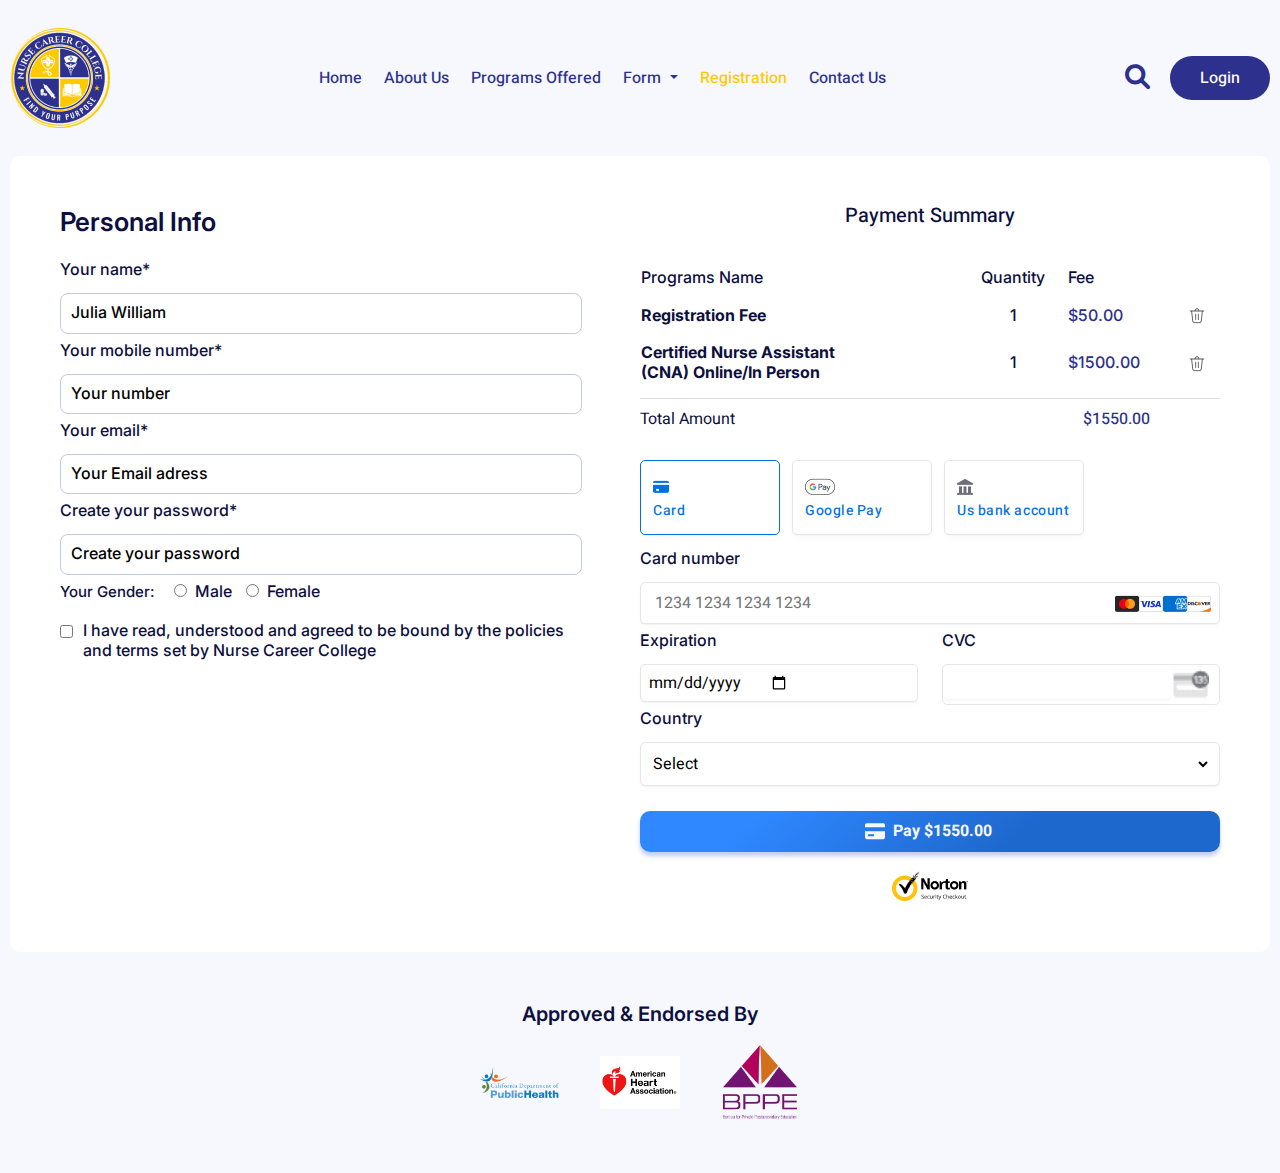
<file: checkout.html>
<!DOCTYPE html>
<html lang="en">
    <head>
        <meta charset="utf-8">
        <meta name="description" content="">
        <meta name="viewport" content="width=device-width, initial-scale=1">
        <meta property="og:title" content="">
        <meta property="og:type" content="">
        <meta property="og:url" content="">
        <meta property="og:image" content="">

        <title>Nurse Career College-Checkout</title>
        <link rel="icon" href="assets/images/favicon.png">
        <!-- Owl Carousel -->
        <link rel="stylesheet" href="assets/css/owl.carousel.min.css">
        <link rel="stylesheet" href="assets/css/owl.theme.default.min.css">
        <!-- Bootstrap -->
        <link rel="stylesheet" href="assets/css/bootstrap.min.css">
        <!-- Fontawesome -->
        <link rel="stylesheet" href="https://cdnjs.cloudflare.com/ajax/libs/font-awesome/6.0.0-beta2/css/all.min.css">
        <!-- Normalize -->
        <link rel="stylesheet" href="assets/css/normalize.css">
        <!-- CSS Files -->
        <link rel="stylesheet" href="assets/css/style.css">
        <link rel="stylesheet" href="assets/css/responsive.css">
    </head>
    <body style="background: #F6F8FE; ">
        <div id="preloader">
			<div id="status"><img src="assets/images/logo.png" alt="logo"></div>
		</div>
        <!--=================================================================================
        ====================              Start Header Section            ===================
        ==================================================================================-->
        <header class="header_main">
            <div class="container">
                <div class="row">
                    <div class="col-md-12">
                        <div class="header_menu">
                            <nav class="navbar navbar-expand-lg navbar-light  ">
                                <a class="navbar-brand logo" href="#"><img src="assets/images/logo.png" alt="logo"></a>
                                <div class="menu_right_mobile_show">
                                    <ul>
                                        <li><i class="fa-solid fa-magnifying-glass"></i></li>
                                        <li><a href="#" class="btn1">Login</a></li>
                                    </ul>
                                    <div class="containers navbar-toggler" data-toggle="collapse" data-target="#navbarSupportedContent"  onclick="myFunction(this)">
                                        <div class="bar1"></div>
                                        <div class="bar2"></div>
                                        <div class="bar3"></div>
                                    </div>
                                  </div>
                                <div class=" collapse navbar-collapse" id="navbarSupportedContent">
                                  <ul class="navbar-nav mr-auto custom_menu">
                                    <li class="nav-item ">
                                      <a class="nav-link" href="index.html">Home</a>
                                    </li>
                                    <li class="nav-item">
                                      <a class="nav-link" href="about_us.html">About Us</a>
                                    </li>
                                    <li class="nav-item">
                                      <a class="nav-link" href="programs.html">Programs Offered</a>
                                       
                                    </li>
                                    <li class="nav-item dropdown">
                                      <a class="nav-link dropdown-toggle" href="#" id="navbarDropdown" role="button" data-toggle="dropdown" aria-haspopup="true" aria-expanded="false">
                                        Form
                                      </a>
                                      <div class="custome_dropdown dropdown-menu" aria-labelledby="navbarDropdown">
                                        <a class="dropdown-item" href="#">Enrollment Agreement</a>
                                        <a class="dropdown-item" href="#">Performance Fact Sheet</a>
                                        <a class="dropdown-item" href="#">283B Form</a>
                                        <a class="dropdown-item" href="#">Live Scan</a>
                                      </div>
                                    </li>
                                    <li class="nav-item active">
                                        <a class="nav-link" href="checkout.html">Registration</a>
                                      </li>
                                    <li class="nav-item">
                                        <a class="nav-link" href="contact_us.html">Contact Us</a>
                                      </li>
                                  </ul>
                                  <div class="menu_right_area">
                                    <ul>
                                        <li><i class="fa-solid fa-magnifying-glass"></i></li>
                                        <li><a href="#" class="btn1">Login</a></li>
                                    </ul>
                                  </div>
                                </div>
                              </nav>
                              <div class="input-group mobile_search_box">
                                <input type="text" class="form-control" placeholder="Search this blog">
                                <div class="input-group-append">
                                  <button class="btn btn-secondary" type="button">
                                    <i class="fa fa-search"></i>
                                  </button>
                                </div>
                              </div>
                        </div>
                        
                    </div>
                </div>
            </div>
        </header>
        <!--=================================================================================
        ====================                End Header Section            ===================
        ==================================================================================-->
       <!--Start checkout -->
       <section class="checkout_main_area">
        <div class="container">
            <div class="row">
                <div class="col-md-12">
                    <div class="checkout_area">
                        <div class="checkout_left_site">
                            <div class="chekout_personal_info">
                                <h3>Personal Info</h3>
                                <form action="#">
                                    <!-- items -->
                                    <div class="checkout_input_item">
                                        <label for="fname">Your name*</label>
                                        <input type="text" id="fname" placeholder="Julia William">
                                    </div>
                                     <!-- items -->
                                     <div class="checkout_input_item">
                                        <label for="number">Your mobile number*</label>
                                        <input type="number" id="number" placeholder="Your number">
                                    </div>
                                     <!-- items -->
                                     <div class="checkout_input_item">
                                        <label for="email">Your email*</label>
                                        <input type="email" id="email" placeholder="Your Email adress">
                                    </div>
                                     <!-- items -->
                                     <div class="checkout_input_item">
                                        <label for="password">Create your password*</label>
                                        <input type="password" id="password" placeholder="Create your password">
                                    </div>
                                    <!-- items -->
                                    <div class="checkout_input_item">
                                         <span>Your Gender:</span>
                                        <input name="gender" id="Male" type="radio"><span class="padding_right_c"><label for="Male">Male</label></span>
                                        <input name="gender" id="Female" type="radio"><span><label for="Female">Female</label></span>
                                    </div>
                                    <!-- items -->
                                    <div class="checkout_input_item checkouted">
                                        
                                       <input   type="checkbox" id="checkout" class="check_input"> <label for="checkout">I have read, understood and agreed to be bound by the policies and terms set by Nurse Career College</label> 
                                        
                                   </div>
                                </form>
                            </div>
                        </div>
                        <div class="checkout_right_site">
                            <div class="payment_summary_area">
                                <div class="payment_summary">
                                    <h3>Payment Summary</h3>
                                    <table>
                                        <tr>
                                            <td>Programs Name</td>
                                            <td style="text-align: center;">Quantity</td>
                                            <td>Fee</td>
                                            <td>&nbsp;</td>
                                        </tr>
                                        <tr>
                                            <td><b>Registration Fee</b></td>
                                            <td><p>1</p></td>
                                            <td><span>$50.00</span></td>
                                            <td><img src="assets/images/icon/delete.png" alt="logo"></td>
                                        </tr>
                                        <tr>
                                            <td><b>Certified Nurse Assistant<br> (CNA) Online/In Person</b></td>
                                            <td><p>1</p></td>
                                            <td><span>$1500.00</span></td>
                                            <td><img src="assets/images/icon/delete.png" alt="logo"></td>
                                        </tr>
                                    </table>
                                    <div class="payment_calculation">
                                        <h1>Total Amount</h1>
                                        <p>$1550.00</p>
                                    </div>
                                    <div class="payment_type_area">
                                        <div class="payment_tab_btn">
                                            <ul>
                                                <li class="actives"><img src="assets/images/icon/banktransfer.png" alt="">
                                                <p>Card</p></li>
                                                <li><img src="assets/images/icon/googplay.png" alt="">
                                                    <p>Google Pay</p></li>
                                                <li><img src="assets/images/icon/bank.png" alt="">
                                                    <p>Us bank account</p></li>
                                            </ul>
                                        </div>
                                        <form action="#">
                                            <label for="cardpay">Card number</label>
                                            <div class="payment_item_input">
                                                <input type="text" id="cardpay" placeholder=" 1234 1234 1234 1234">
                                                <div class="card_demo">
                                                    <ul>
                                                        <li><img src="assets/images/logo/MasterCard.png" alt=""></li>
                                                        <li><img src="assets/images/logo/Visa.png" alt=""></li>
                                                        <li><img src="assets/images/logo/Amex.png" alt=""></li>
                                                        <li><img src="assets/images/logo/pay1.png" alt=""></li>
                                                    </ul>
                                                </div>
                                            </div>
                                            <div class="payment_item_input_multiple">
                                                
                                                <div class="payment_item_inputs">
                                                    <label for="Expiration">Expiration</label>
                                                    <input type="date" id="Expiration" >
                                                </div>
                                               
                                                <div class="payment_item_inputs payment_item_inputs_after">
                                                    <label for="CVC">CVC</label>
                                                    <div class="cvc_area">
                                                        <input type="text" id="CVC">
                                                        <img src="assets/images/logo/creditCardCvc.png" alt="">
                                                    </div>
                                                </div>
                                            </div>
                                            <label for="Country">Country</label>
                                            <div class="payment_item_input">
                                                <select name="Country" id="Country">
                                                    <option value="">Select</option>
                                                    <option value="">USA</option>
                                                    <option value="">BD</option>
                                                    <option value="">CANADA</option>
                                                    
                                                </select>
                                            </div>
                                            
                                            <div class="payment_item_inputss">
                                                <img src="assets/images/icon/bx_bxs-credit-card_whie.png" alt=""><input type="submit" value="Pay $1550.00">
                                            </div>
                                        </form>
                                        <div class="securety_img">
                                            <img src="assets/images/logo/Norton_Icon.png" alt="">
                                        </div>
                                    </div>
                                </div>
                            </div>
                        </div>
                    </div>
                </div>
            </div>
            <div class="row">
                <div class="col-md-12">
                    <div class="approvedby">
                        <h1>Approved & Endorsed By</h1>
                        <ul>
                            <li><a href="index.html"><img src="assets/images/logo/footer_thum_logo.png" alt="logo"></a></li>
                            <li><a href="index.html"><img src="assets/images/logo/heart.png" alt="logo"></a></li>
                            <li><a href="index.html"><img src="assets/images/logo/bppe.png" alt="logo"></a></li>
                        </ul>
                    </div>
                </div>
            </div>
        </div>
       </section>
       <!--End checkout -->
       <div class="scrollup">
        <i class="fa-solid fa-angles-up"></i>
    </div>
       <!-- ~~~~~~~~~~ JS Files ~~~~~~~~~~-->
        <!-- jQuery -->
        <script src="assets/js/jquery.min.js"></script>
        <script src="assets/js/popper.min.js"></script>
        <!-- Bootstrap -->
        <script src="assets/js/bootstrap.min.js"></script>
        <!-- Owl Carousel -->
        <script src="assets/js/owl.carousel.min.js"></script>
        <!-- Modernizr -->
        <script src="assets/js/modernizr-3.11.2.min.js"></script>
        <script src="assets/js/waypoint.js"></script>
        <script src="assets/js/jquery.counterup.min.js"></script>
        <script src="assets/js/jquery.fancybox.min.js"></script>
        <!-- Custom JS (Handed)-->
        <script src="assets/js/scripts.js"></script>
    </body>
</html>
</file>
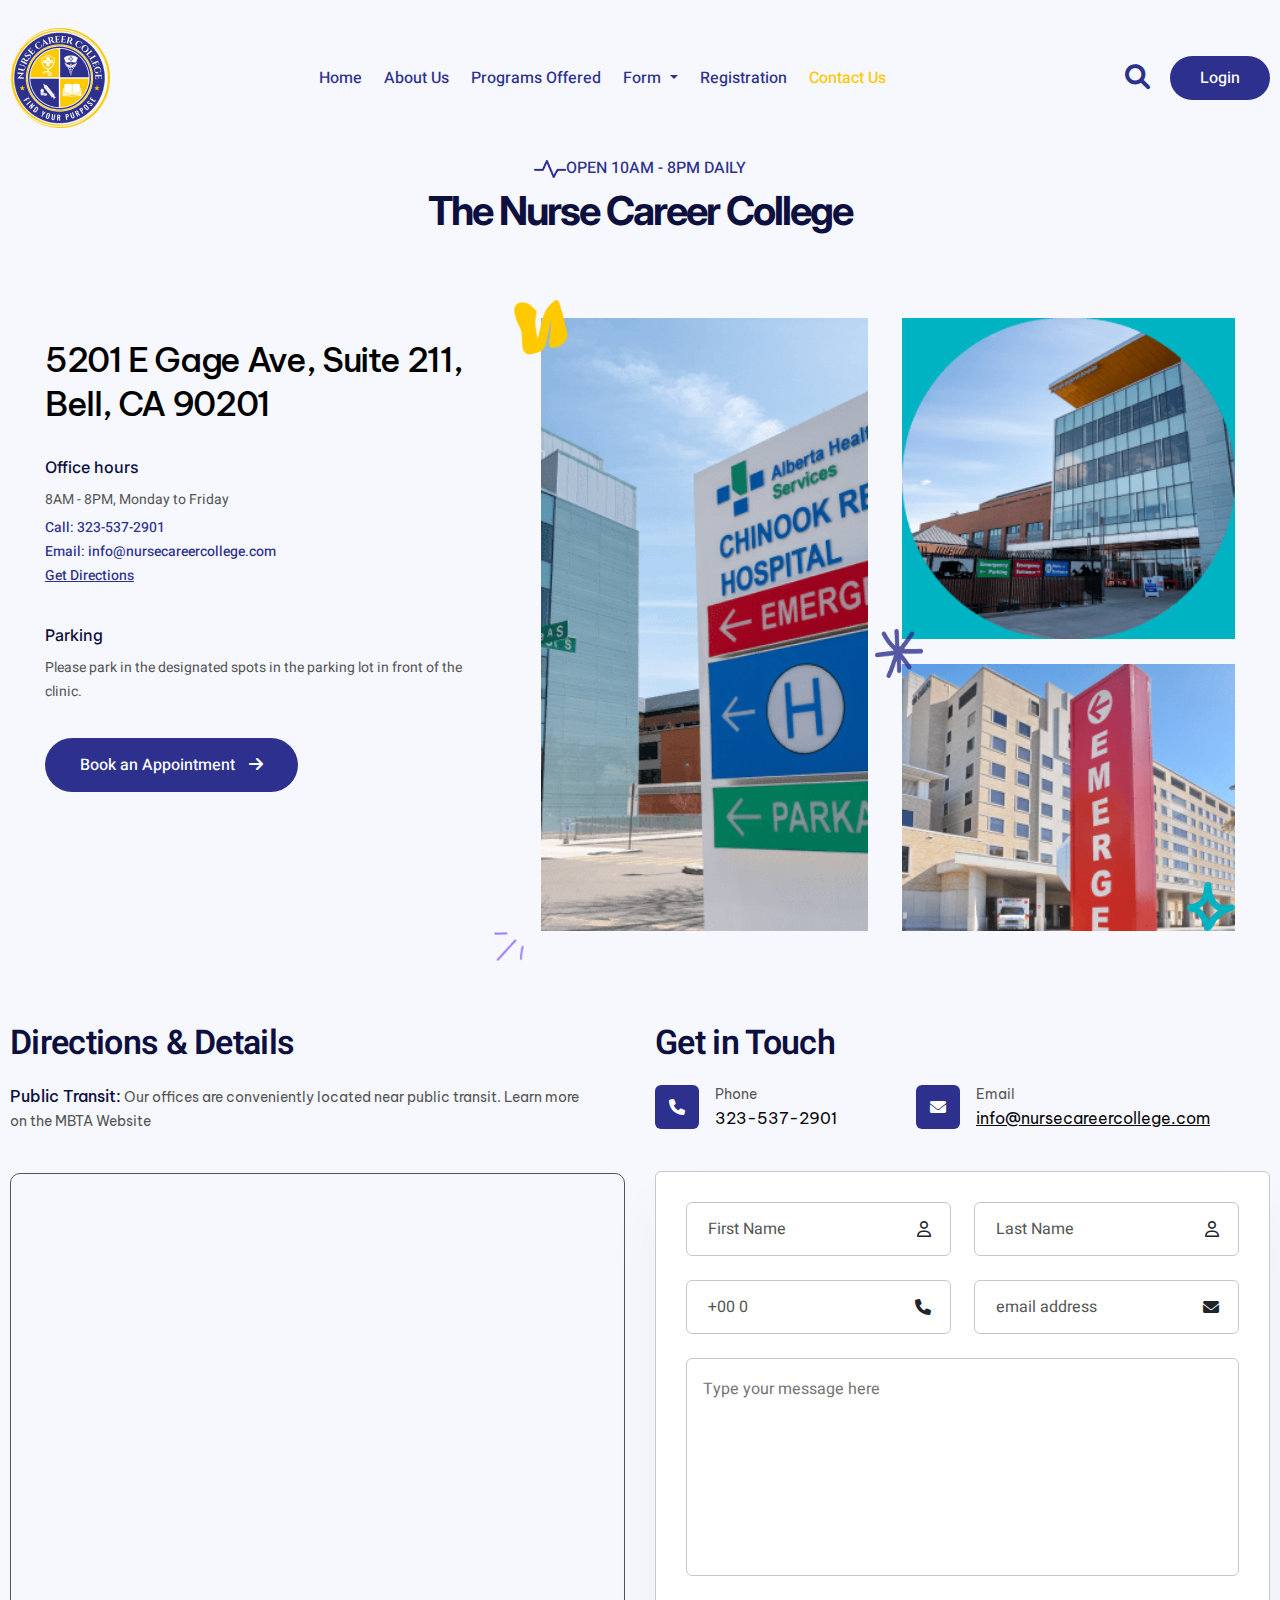
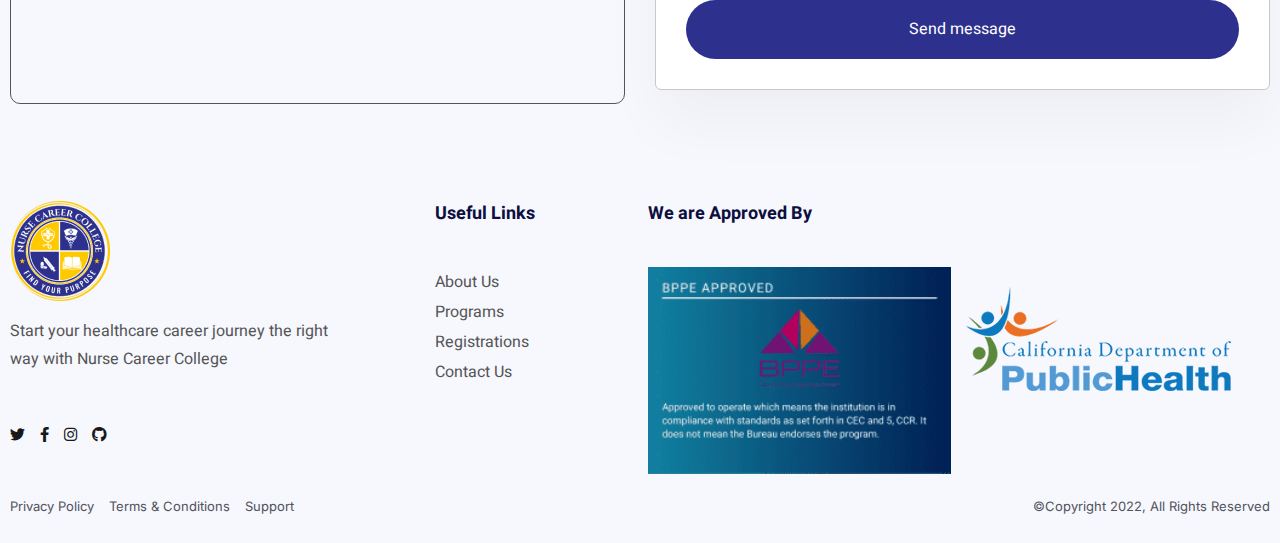
<file: contact_us.html>
<!DOCTYPE html>
<html lang="en">
    <head>
        <meta charset="utf-8">
        <meta name="description" content="">
        <meta name="viewport" content="width=device-width, initial-scale=1">
        <meta property="og:title" content="">
        <meta property="og:type" content="">
        <meta property="og:url" content="">
        <meta property="og:image" content="">

        <title>Nurse Career College-Contacts_us</title>
        <link rel="icon" href="assets/images/favicon.png">
        <!-- Owl Carousel -->
        <link rel="stylesheet" href="assets/css/owl.carousel.min.css">
        <link rel="stylesheet" href="assets/css/owl.theme.default.min.css">
        <!-- Bootstrap -->
        <link rel="stylesheet" href="assets/css/bootstrap.min.css">
        <!-- Fontawesome -->
        <link rel="stylesheet" href="https://cdnjs.cloudflare.com/ajax/libs/font-awesome/6.0.0-beta2/css/all.min.css">
        <!-- Normalize -->
        <link rel="stylesheet" href="assets/css/normalize.css">
        <!-- CSS Files -->
        <link rel="stylesheet" href="assets/css/fancy_box.css">
        <link rel="stylesheet" href="assets/css/style.css">     
        <link rel="stylesheet" href="assets/css/responsive.css">
    </head>
    <body style="background: #F6F8FE; ">
        <div id="preloader">
			<div id="status"><img src="assets/images/logo.png" alt="logo"></div>
		</div>
        <!--=================================================================================
        ====================              Start Header Section            ===================
        ==================================================================================-->
        <header class="header_main">
            <div class="container">
                <div class="row">
                    <div class="col-md-12">
                        <div class="header_menu">
                            <nav class="navbar navbar-expand-lg navbar-light  ">
                                <a class="navbar-brand logo" href="#"><img src="assets/images/logo.png" alt="logo"></a>
                                <div class="menu_right_mobile_show">
                                    <ul>
                                        <li><i class="fa-solid fa-magnifying-glass"></i></li>
                                        <li><a href="#" class="btn1">Login</a></li>
                                    </ul>
                                    <div class="containers navbar-toggler" data-toggle="collapse" data-target="#navbarSupportedContent"  onclick="myFunction(this)">
                                        <div class="bar1"></div>
                                        <div class="bar2"></div>
                                        <div class="bar3"></div>
                                    </div>
                                  </div>
                                <div class=" collapse navbar-collapse" id="navbarSupportedContent">
                                  <ul class="navbar-nav mr-auto custom_menu">
                                    <li class="nav-item ">
                                      <a class="nav-link" href="index.html">Home</a>
                                    </li>
                                    <li class="nav-item">
                                      <a class="nav-link" href="about_us.html">About Us</a>
                                    </li>
                                    <li class="nav-item">
                                      <a class="nav-link" href="programs.html">Programs Offered</a>
                                       
                                    </li>
                                    <li class="nav-item dropdown">
                                      <a class="nav-link dropdown-toggle" href="#" id="navbarDropdown" role="button" data-toggle="dropdown" aria-haspopup="true" aria-expanded="false">
                                        Form
                                      </a>
                                      <div class="custome_dropdown dropdown-menu" aria-labelledby="navbarDropdown">
                                        <a class="dropdown-item" href="#">Enrollment Agreement</a>
                                        <a class="dropdown-item" href="#">Performance Fact Sheet</a>
                                        <a class="dropdown-item" href="#">283B Form</a>
                                        <a class="dropdown-item" href="#">Live Scan</a>
                                      </div>
                                    </li>
                                    <li class="nav-item">
                                        <a class="nav-link" href="checkout.html">Registration</a>
                                      </li>
                                    <li class="nav-item active">
                                        <a class="nav-link" href="contact_us.html">Contact Us</a>
                                      </li>
                                  </ul>
                                  <div class="menu_right_area">
                                    <ul>
                                        <li><i class="fa-solid fa-magnifying-glass"></i></li>
                                        <li><a href="#" class="btn1">Login</a></li>
                                    </ul>
                                  </div>
                                </div>
                              </nav>
                              <div class="input-group mobile_search_box">
                                <input type="text" class="form-control" placeholder="Search this blog">
                                <div class="input-group-append">
                                  <button class="btn btn-secondary" type="button">
                                    <i class="fa fa-search"></i>
                                  </button>
                                </div>
                              </div>
                        </div>
                        
                    </div>
                </div>
            </div>
        </header>
        <!--=================================================================================
        ====================                End Header Section            ===================
        ==================================================================================-->
       <!-- Start contact -->
       <section class="contact_info_main_area">
        <div class="container">
            <div class="row">
                <div class="col-md-12">
                    <div class="choose_us_heading_section">
                        <div class="helth_career_left contact_heading_section">
                            <h1><img src="assets/images/icon/Frame.png" alt="">OPEN 10AM - 8PM DAILY</h1>
                            <h2>The Nurse Career College</h2>
                            
                        </div>
                    </div>
                    <div class="office_location_info_area">
                        <div class="office_location_info">
                            <div class="office_location_content">
                                <h2>5201 E Gage Ave, Suite 211, Bell, CA 90201</h2>
                                <div class="office_location_content_item">
                                    <h1>Office hours</h1>
                                    <p>8AM - 8PM, Monday to Friday</p>
                                    <a href="tel:323-537-2901">Call: 323-537-2901</a>
                                    <a href="mailto:info@nursecareercollege.com">Email: info@nursecareercollege.com</a>
                                    <a href="index.html"><u>Get Directions</u></a>
                                </div>
                                <div class="office_location_content_item">
                                    <h1>Parking</h1>
                                    <p>Please park in the designated spots in the parking lot in front of the clinic.</p>
                                     
                                </div>
                                <div class="office_location_btn">
                                    <a href="#" class="btn1">Book an Appointment <i class="fa-solid fa-arrow-right"></i></a>
                                </div>
                            </div>
                           <div class="office_di_thm_right">
                            <div class="office_location_direction_thum">
                                <div class="office_location_direction_left_thum">
                                    <img src="assets/images/about/direction1.png" alt="">
                                </div>
                                <div class="office_location_direction_right_thum">
                                    <div class="office_location_direction_right_thum_item">
                                        <img src="assets/images/about/direction2.png" alt="">
                                    </div>
                                    <div class="office_location_direction_right_thum_item">
                                        <img src="assets/images/about/direction3.png" alt="">
                                    </div>
                                </div>
                            </div>
                           </div>
                        </div>
                    </div>
                </div>
            </div>
        </div>
       </section>
       <!-- End contact -->
       <!-- Start map  -->
       <section class="contact_section pt150">
        <div class="container">
            <div class="row gx-5">
                <div class="col-md-12 col-lg-6">
                    <div class="google_map_area">
                        <div class="google_map_headign">
                            <h3>Directions & Details</h3>
                            <p><span>Public Transit:</span> Our offices are conveniently located near public transit. Learn more on the MBTA Website</p>
                        </div>
                        <div class="google_map">
                            <iframe src="https://www.google.com/maps/embed?pb=!1m14!1m12!1m3!1d12349.638706259571!2d-76.60102628933448!3d39.301636247530034!2m3!1f0!2f0!3f0!3m2!1i1024!2i768!4f13.1!5e0!3m2!1sen!2sbd!4v1699359873578!5m2!1sen!2sbd"   allowfullscreen="" loading="lazy" referrerpolicy="no-referrer-when-downgrade"></iframe>
                        </div>
                    </div>
                </div>
                <div class="col-md-12 col-lg-6">
                    <div class="contact_form_area_outter">
                        <div class="contact_form_heading">
                            <h3>Get in Touch</h3>
                            <div class="contact_phone_email_itesm">
                                <!-- items -->
                                <div class="contact_ph_eml_item">
                                    <div class="contact_ph_eml_icon">
                                        <i class="fa-solid fa-phone"></i>
                                    </div>
                                    <div class="contact_ph_eml_des">
                                        <span>Phone</span>
                                        <a href="tel:323-537-2901">323-537-2901</a>
                                    </div>
                                </div>
                                 <!-- items -->
                                 <div class="contact_ph_eml_item">
                                    <div class="contact_ph_eml_icon">
                                        <i class="fa-solid fa-envelope"></i>
                                    </div>
                                    <div class="contact_ph_eml_des">
                                        <span>Email</span>
                                        <a href="mailto:info@nursecareercollege.com"><u>info@nursecareercollege.com</u></a>
                                    </div>
                                </div>
                            </div>
                            <!-- main form -->
                            <div class="contact_main_form_area">
                                <!-- items -->
                                <div class="contact_fields_items">
                                    <div class="cont_single_fields">
                                        <input type="text" placeholder="First Name">
                                        <i class="fa-regular fa-user"></i>
                                    </div>
                                    <div class="cont_single_fields">
                                        <input type="text" placeholder="Last Name">
                                        <i class="fa-regular fa-user"></i>
                                    </div>
                                </div>
                                 <!-- items -->
                                 <div class="contact_fields_items">
                                    <div class="cont_single_fields">
                                        <input type="number" placeholder="+00 0">
                                        <i class="fa-solid fa-phone"></i>
                                    </div>
                                    <div class="cont_single_fields">
                                        <input type="email" placeholder="email address">
                                        <i class="fa-solid fa-envelope"></i>
                                    </div>
                                     
                                </div>
                                 <!-- items -->
                                 <div class="contact_fields_items">
                                     <textarea name="message" placeholder="Type your message here" ></textarea>
                                     
                                </div>
                                <div class="contact_submit">
                                    <input type="submit" class="btn1" value="Send message">
                                </div>
                                 
                            </div>
                        </div>
                    </div>
                </div>
            </div>
        </div>
       </section>
       <!-- End map  -->
        <!-- Start Footer -->
        <footer class="footer_area">
            <div class="container">
                <div class="row">
                    <div class="col-md-4 col-sm-6 col-lg-4">
                        <div class="footer_widgets">
                            <div class="footer_logo">
                                <a href="index.html"><img src="assets/images/logo.png" alt=""></a>
                            </div>
                            <p>Start your healthcare career journey the right way with Nurse Career College</p>
                            <div class="footer_social_link">
                                <ul>
                                    <li><a href="index.html"><i class="fa-brands fa-twitter"></i></a></li>
                                    <li><a href="index.html"><i class="fa-brands fa-facebook-f"></i></a></li>
                                    <li><a href="index.html"><i class="fa-brands fa-instagram"></i></a></li>
                                    <li><a href="index.html"><i class="fa-brands fa-github"></i></a></li>
                                </ul>
                            </div>
                        </div>
                    </div>
                    <div class="col-md-2 col-sm-6 col-lg-2">
                        <div class="footer_widgets Useful_link">
                            <h3>Useful Links</h3>
                            <div class="footer_menu ">
                                <ul>
                                    <li><a href="about_us.html">About Us</a></li>
                                    <li><a href="programs.html">Programs</a></li>
                                    <li><a href="checkout.html">Registrations</a></li>
                                    <li><a href="contact_us.html">Contact Us</a></li>
                                    
                                </ul>
                            </div>
                        </div>
                    </div>
                    <div class="col-md-3 col-lg-3 col-sm-6">
                        <div class="footer_widgets footer_widgets_logo">
                            <h3>We are Approved By</h3>
                            <img src="assets/images/logo/footer_thu.png" alt="">
                        </div>
                    </div>
                    <div class="col-md-3 col-lg-3 col-sm-6">
                        <div class="footer_widgets footer_widgets_logo">
                            <h3>&nbsp;</h3>
                            <img src="assets/images/logo/footer_thum_logo.png" alt="" class="footer_seca_logo">
                        </div>
                    </div>
                </div>
                <div class="row">
                    <div class="col-md-12">
                        <div class="footer_copy_text">
                            <div class="footer_copy_left">
                                <ul>
                                    <li><a href="index.html">Privacy Policy</a></li>
                                    <li><a href="index.html">Terms & Conditions</a></li>
                                    <li><a href="index.html">Support</a></li>
                                    
                                </ul>
                            </div>
                            <div class="footer_copy_right">
                                    <p>&copy;Copyright 2022, All Rights Reserved</p>             
                            </div>
                        </div>
                    </div>
                </div>
            </div>
        </footer>
        <!-- End Footer -->
        <div class="scrollup">
            <i class="fa-solid fa-angles-up"></i>
        </div>
       <!-- ~~~~~~~~~~ JS Files ~~~~~~~~~~-->
        <!-- jQuery -->
        <script src="assets/js/jquery.min.js"></script>
        <script src="assets/js/popper.min.js"></script>
        <!-- Bootstrap -->
        <script src="assets/js/bootstrap.min.js"></script>
        <!-- Owl Carousel -->
        <script src="assets/js/owl.carousel.min.js"></script>
        <!-- Modernizr -->
        <script src="assets/js/modernizr-3.11.2.min.js"></script>
        <script src="assets/js/waypoint.js"></script>
        <script src="assets/js/jquery.counterup.min.js"></script>
        <!-- Custom JS (Handed)-->
        <script src="assets/js/jquery.fancybox.min.js"></script>
        <script src="assets/js/scripts.js"></script>
    </body>
</html>
</file>
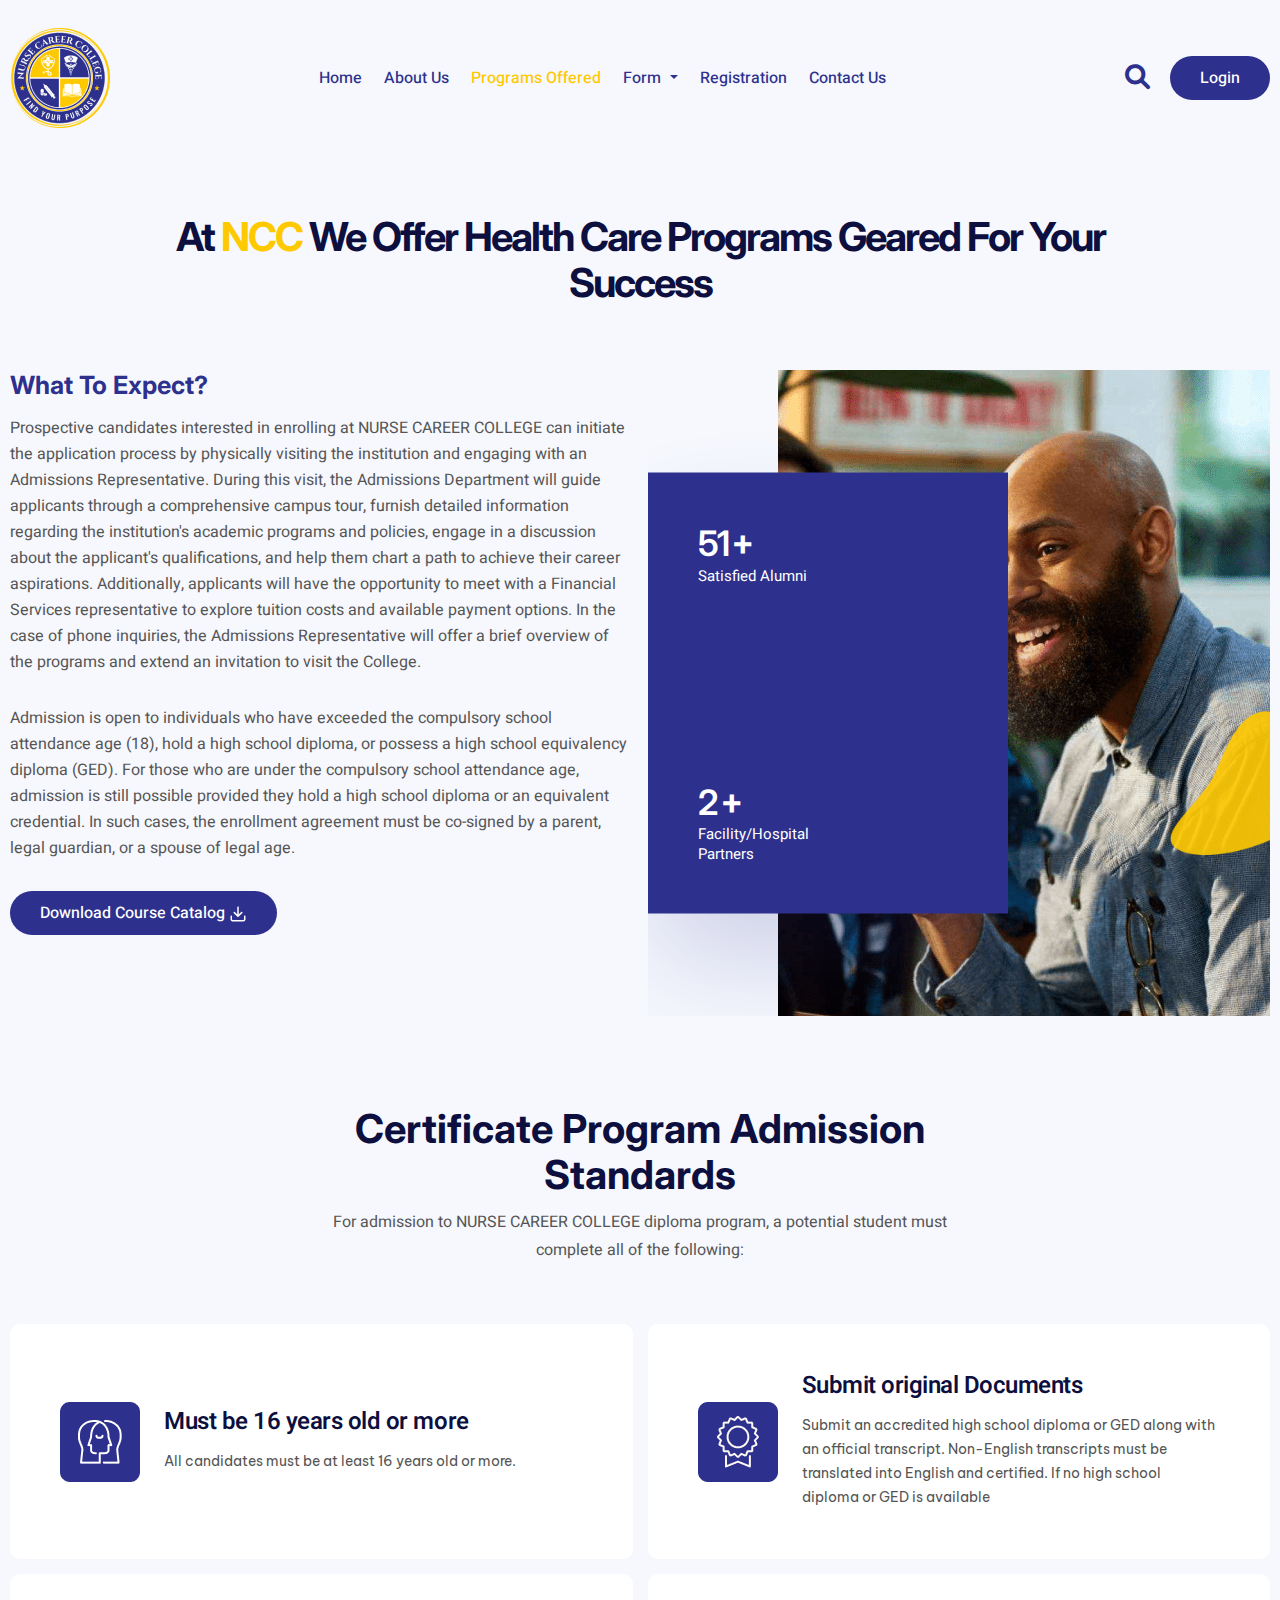
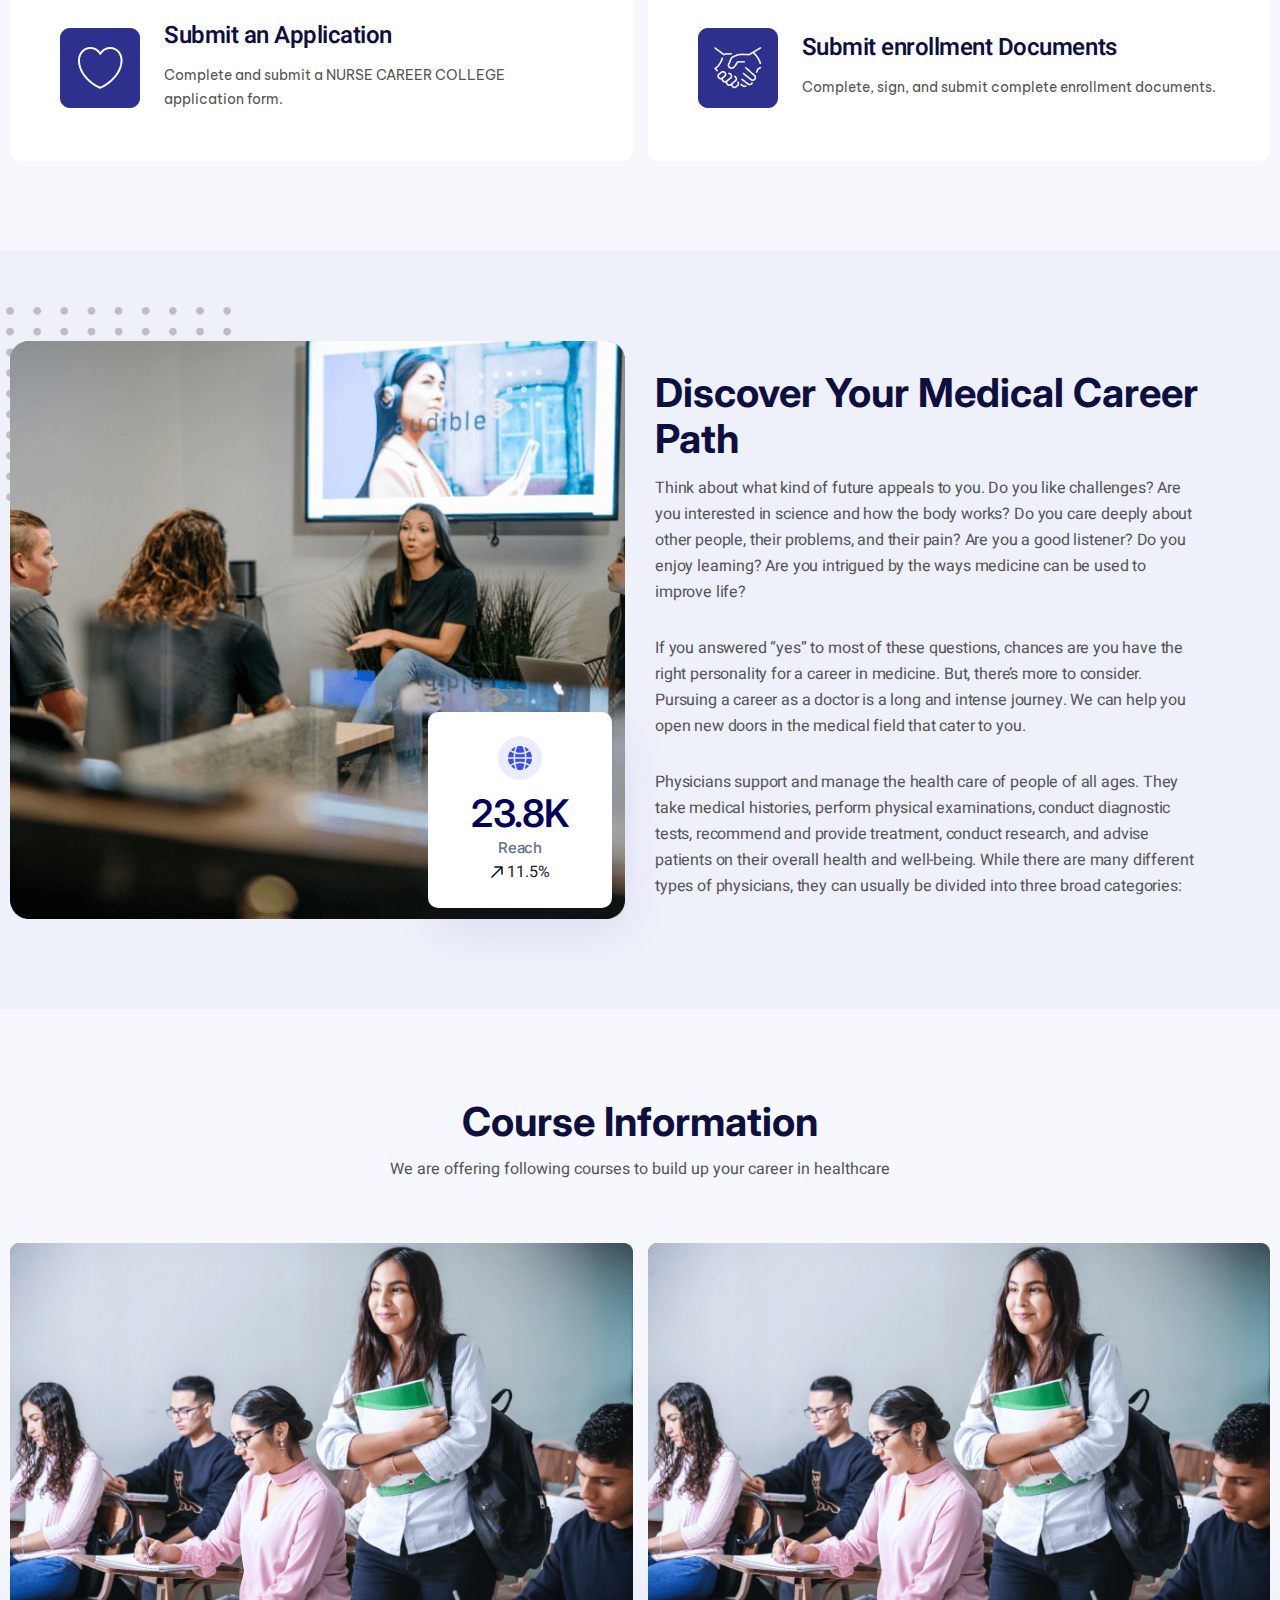
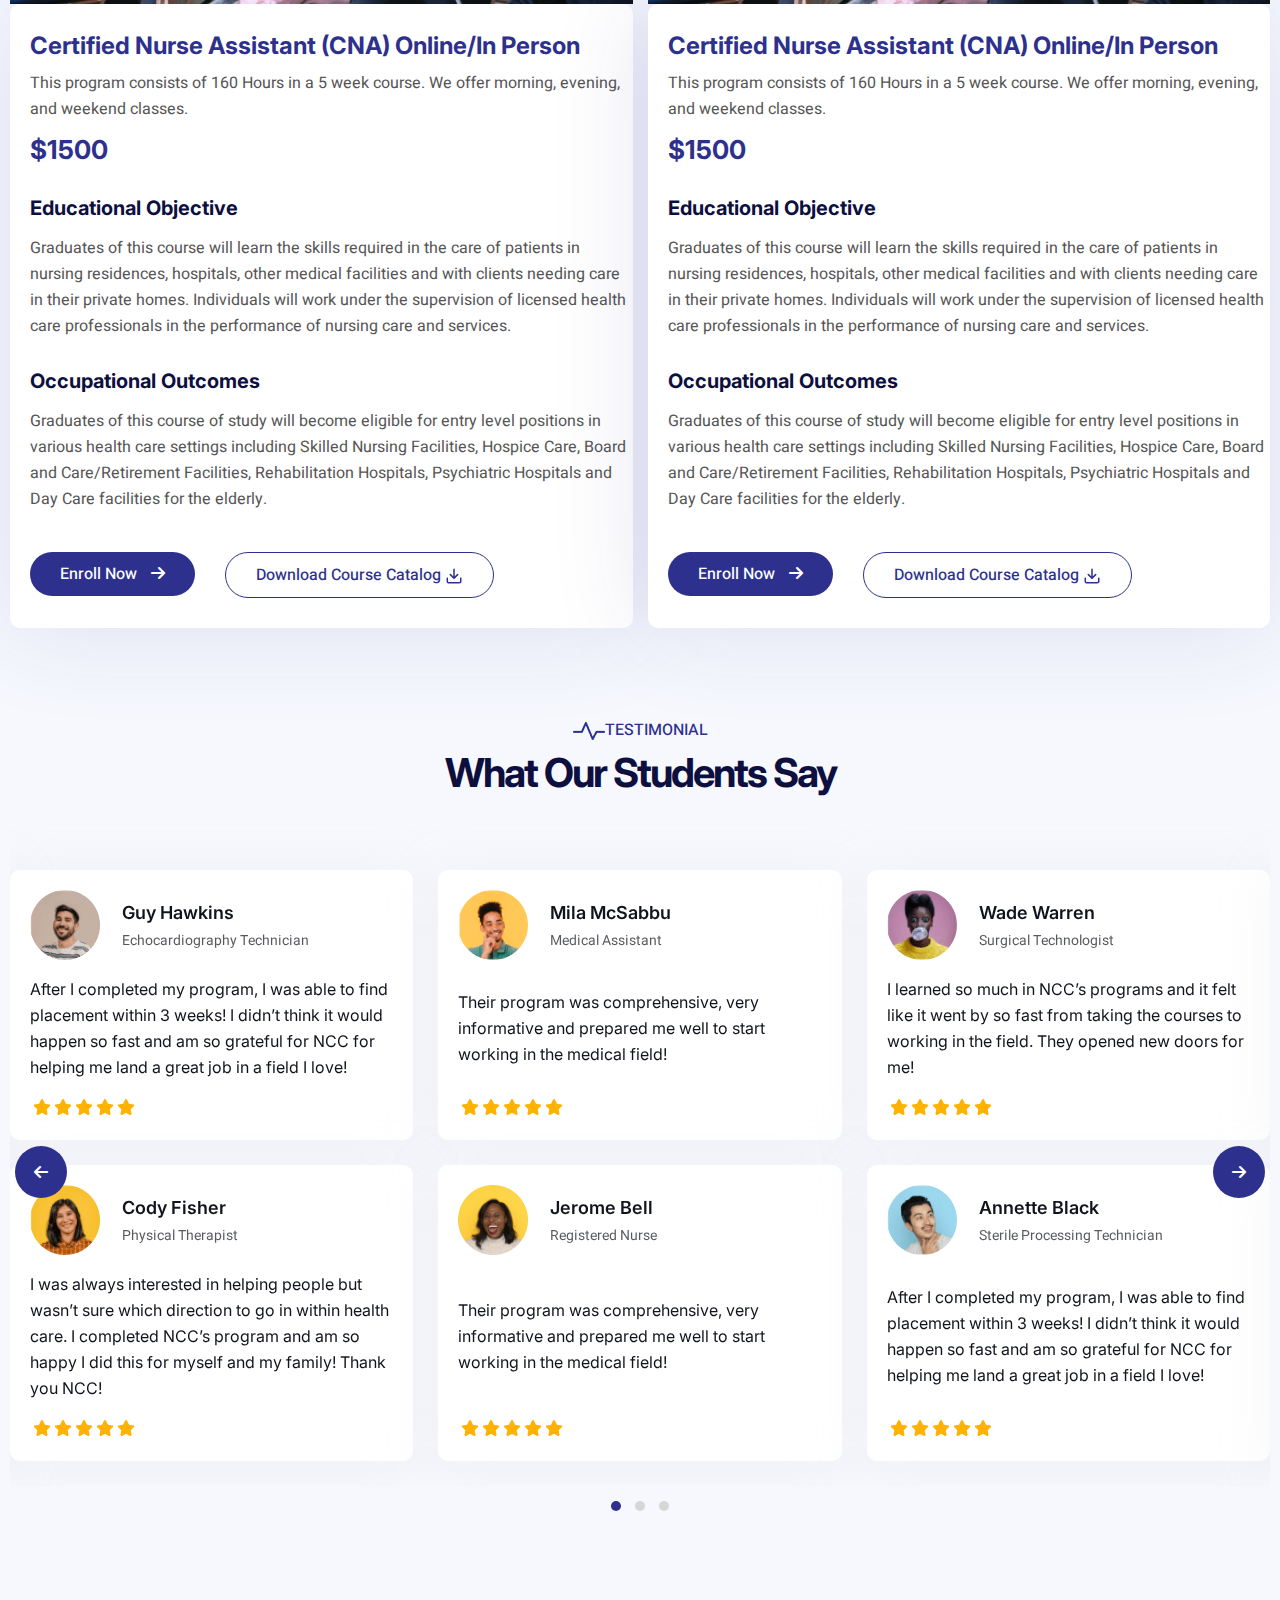
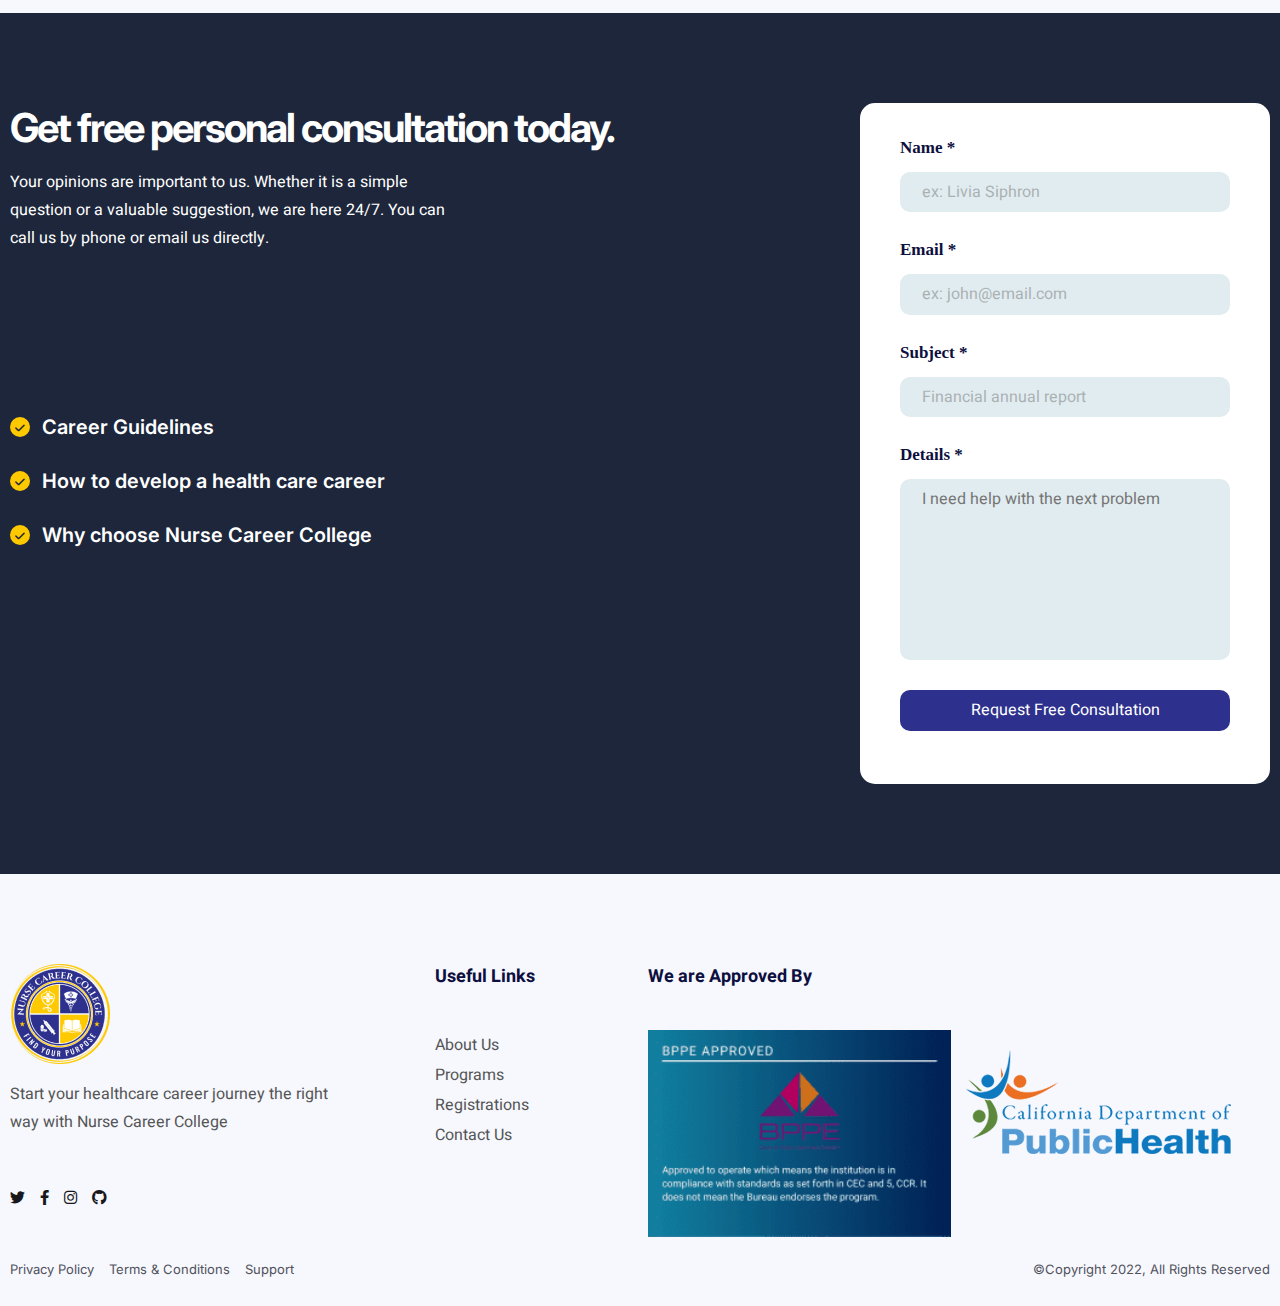
<file: programs.html>
<!DOCTYPE html>
<html lang="en">
    <head>
        <meta charset="utf-8">
        <meta name="description" content="">
        <meta name="viewport" content="width=device-width, initial-scale=1">
        <meta property="og:title" content="">
        <meta property="og:type" content="">
        <meta property="og:url" content="">
        <meta property="og:image" content="">

        <title>Nurse Career College-Programs</title>
        <link rel="icon" href="assets/images/favicon.png">
        <!-- Owl Carousel -->
        <link rel="stylesheet" href="assets/css/owl.carousel.min.css">
        <link rel="stylesheet" href="assets/css/owl.theme.default.min.css">
        <!-- Bootstrap -->
        <link rel="stylesheet" href="assets/css/bootstrap.min.css">
        <!-- Fontawesome -->
        <link rel="stylesheet" href="https://cdnjs.cloudflare.com/ajax/libs/font-awesome/6.0.0-beta2/css/all.min.css">
        <!-- Normalize -->
        <link rel="stylesheet" href="assets/css/normalize.css">
        <!-- CSS Files -->
        <link rel="stylesheet" href="assets/css/style.css">
        <link rel="stylesheet" href="assets/css/responsive.css">
    </head>
    
    <body  style="background: #F6F8FE;overflow-x:hidden !important; ">
        <div id="preloader">
            <div id="status"><img src="assets/images/logo.png" alt="logo"></div>
        </div>
        <!--=================================================================================
        ====================              Start Header Section            ===================
        ==================================================================================-->
        <header class="header_main">
            <div class="container">
                <div class="row">
                    <div class="col-md-12">
                        <div class="header_menu">
                            <nav class="navbar navbar-expand-lg navbar-light  ">
                                <a class="navbar-brand logo" href="#"><img src="assets/images/logo.png" alt="logo"></a>
                                <div class="menu_right_mobile_show">
                                    <ul>
                                        <li><i class="fa-solid fa-magnifying-glass"></i></li>
                                        <li><a href="#" class="btn1">Login</a></li>
                                    </ul>
                                    <div class="containers navbar-toggler" data-toggle="collapse" data-target="#navbarSupportedContent"  onclick="myFunction(this)">
                                        <div class="bar1"></div>
                                        <div class="bar2"></div>
                                        <div class="bar3"></div>
                                    </div>
                                  </div>
                                <div class=" collapse navbar-collapse" id="navbarSupportedContent">
                                  <ul class="navbar-nav mr-auto custom_menu">
                                    <li class="nav-item  ">
                                      <a class="nav-link" href="index.html">Home</a>
                                    </li>
                                    <li class="nav-item ">
                                      <a class="nav-link" href="about_us.html">About Us</a>
                                    </li>
                                    <li class="nav-item active">
                                      <a class="nav-link" href="programs.html">Programs Offered</a>
                                       
                                    </li>
                                    <li class="nav-item dropdown">
                                      <a class="nav-link dropdown-toggle" href="#" id="navbarDropdown" role="button" data-toggle="dropdown" aria-haspopup="true" aria-expanded="false">
                                        Form
                                      </a>
                                      <div class="custome_dropdown dropdown-menu" aria-labelledby="navbarDropdown">
                                        <a class="dropdown-item" href="#">Enrollment Agreement</a>
                                        <a class="dropdown-item" href="#">Performance Fact Sheet</a>
                                        <a class="dropdown-item" href="#">283B Form</a>
                                        <a class="dropdown-item" href="#">Live Scan</a>
                                      </div>
                                    </li>
                                    <li class="nav-item">
                                        <a class="nav-link" href="checkout.html">Registration</a>
                                      </li>
                                    <li class="nav-item">
                                        <a class="nav-link" href="contact_us.html">Contact Us</a>
                                      </li>
                                  </ul>
                                  <div class="menu_right_area">
                                    <ul>
                                        <li><i class="fa-solid fa-magnifying-glass"></i></li>
                                        <li><a href="#" class="btn1">Login</a></li>
                                    </ul>
                                  </div>
                                </div>
                              </nav>
                              <div class="input-group mobile_search_box">
                                <input type="text" class="form-control" placeholder="Search this blog">
                                <div class="input-group-append">
                                  <button class="btn btn-secondary" type="button">
                                    <i class="fa fa-search"></i>
                                  </button>
                                </div>
                              </div>
                        </div>
                        
                    </div>
                </div>
            </div>
        </header>
        <!--=================================================================================
        ====================                End Header Section            ===================
        ==================================================================================-->
        
        <!-- Start Helth career section -->
        <div class="container">
            <div class="helth_career_left ncc">
                <h2>At <span>NCC</span> We Offer Health Care Programs Geared For Your Success</h2>
            </div>
        </div>
        <!-- Start Helth career section -->
        <!-- Start expected area -->
        <div class="expected_main_area">
            <div class="container">
                <div class="row">
                    <div class="col-md-6">
                        <div class="expected_content">
                            <h3>What To Expect?</h3>
                            <p>Prospective candidates interested in enrolling at NURSE CAREER COLLEGE can initiate the application process by physically visiting the institution and engaging with an Admissions Representative. During this visit, the Admissions Department will guide applicants through a comprehensive campus tour, furnish detailed information regarding the institution's academic programs and policies, engage in a discussion about the applicant's qualifications, and help them chart a path to achieve their career aspirations. Additionally, applicants will have the opportunity to meet with a Financial Services representative to explore tuition costs and available payment options. In the case of phone inquiries, the Admissions Representative will offer a brief overview of the programs and extend an invitation to visit the College.</p>
                            <p>Admission is open to individuals who have exceeded the compulsory school attendance age (18), hold a high school diploma, or possess a high school equivalency diploma (GED). For those who are under the compulsory school attendance age, admission is still possible provided they hold a high school diploma or an equivalent credential. In such cases, the enrollment agreement must be co-signed by a parent, legal guardian, or a spouse of legal age.</p>
                            <a href="#" class="btn1">Download Course Catalog <img src="assets/images/icon/download.png" alt=""></a>
                        </div>
                    </div>
                    <div class="col-md-6">
                        <div class="expected_thum">
                            <div class="expected_count_area">
                                <div class="count_item">
                                    <h2 class="counter">75</h2> <span>+</span>
                                    <p >Satisfied Alumni</p>
                                </div>
                                <div class="count_item">
                                    <h2 class="counter">03</h2> <span>+</span>
                                    <p>Facility/Hospital <br>Partners</p>
                                </div>
                            </div>
                            <img src="assets/images/about/expected.png" alt="">
                        </div>
                    </div>
                </div>
            </div>
        </div>
        <!-- End expected area -->
        <!-- Start program admision -->
        <section class="program_admision_area ptb150">
            <div class="container">
                <div class="row">
                    <div class="col-md-12">
                        <div class="program_admision">
                            <div class="p_admision_heading">
                                <h2>Certificate Program Admission Standards</h2>
                                <p>For admission to NURSE CAREER COLLEGE diploma program, a potential student must complete all of the following:</p>
                            </div>
                        </div>
                    </div>
                </div>
                <div class="row gy-4">
                    <div class="col-lg-6">
                        <div class="admision_item">
                            <div class="adminsion_logo">
                                <img src="assets/images/icon/admision1.png" alt="logo">
                            </div>
                            <div class="adminsion_txt">
                                <h3>Must be 16 years old or more</h3>
                                <p>All candidates must be at least 16 years old or more.</p>
                            </div>
                        </div>
                    </div>
                    <div class="col-lg-6">
                        <div class="admision_item">
                            <div class="adminsion_logo">
                                <img src="assets/images/icon/admision2.png" alt="logo">
                            </div>
                            <div class="adminsion_txt">
                                <h3>Submit original Documents</h3>
                                <p>Submit an accredited high school diploma or GED along with an official transcript. Non-English transcripts must be translated into English and certified. If no high school diploma or GED is available</p>
                            </div>
                        </div>
                    </div>
                    <div class="col-lg-6">
                        <div class="admision_item">
                            <div class="adminsion_logo">
                                <img src="assets/images/icon/admision3.png" alt="logo">
                            </div>
                            <div class="adminsion_txt">
                                <h3>Submit an Application</h3>
                                <p>Complete and submit a NURSE CAREER COLLEGE application form.</p>
                            </div>
                        </div>
                    </div>
                    <div class="col-lg-6">
                        <div class="admision_item">
                            <div class="adminsion_logo">
                                <img src="assets/images/icon/admision4.png" alt="logo">
                            </div>
                            <div class="adminsion_txt">
                                <h3>Submit enrollment Documents</h3>
                                <p>Complete, sign, and submit complete enrollment documents.</p>
                            </div>
                        </div>
                    </div>
                </div>
            </div>
        </section>
        <!-- End program admision -->
        <!-- Start Discover area -->
        <section class="discover_programs_area ptb150">
            <div class="container">
                <div class="row gx-5">
                    <div class="col-lg-6">
                        <div class="discover_left_thu">
                            <img src="assets/images/about/discover.png" alt="">
                            <div class="live_info_box">
                                <div class="internet_logo">
                                    <img src="assets/images/icon/internet.png" alt="">
                                </div>
                                <h2>23.8K</h2>
                                <span>Reach</span>
                                <p><img src="assets/images/icon/angle_top.png" alt=""> 11.5%</p>
                            </div>
                        </div>
                    </div>
                    <div class="col-lg-6">
                        <div class="discover_right_cont">
                            <h2>Discover Your Medical Career Path</h2>
                            <p>Think about what kind of future appeals to you. Do you like challenges? Are you interested in science and how the body works? Do you care deeply about other people, their problems, and their pain? Are you a good listener? Do you enjoy learning? Are you intrigued by the ways medicine can be used to improve life?</p>
                            <p>If you answered “yes” to most of these questions, chances are you have the right personality for a career in medicine. But, there’s more to consider. Pursuing a career as a doctor is a long and intense journey. We can help you open new doors in the medical field that cater to you.</p>
                            <p>Physicians support and manage the health care of people of all ages. They take medical histories, perform physical examinations, conduct diagnostic tests, recommend and provide treatment, conduct research, and advise patients on their overall health and well-being. While there are many different types of physicians, they can usually be divided into three broad categories:</p>
                        </div>
                    </div>
                </div>
            </div>
        </section>
        <!-- End Discover area -->
        <!-- Start Course info -->
        <div class="our_course_info_area pt150">
            <div class="container">
                <div class="row">
                    <div class="col-md-12">
                        <div class="program_admision">
                            <div class="p_admision_heading">
                                <h2>Course Information</h2>
                                <p>We are offering following courses to build up your career in healthcare</p>
                            </div>
                        </div>
                    </div>
                </div>
                <div class="row">
                    <div class="col-md-6">
                        <div class="course_item_thum">
                            <img src="assets/images/about/course.png" alt="">
                            <div class="course_item">
                                <h3>Certified Nurse Assistant (CNA) Online/In Person</h3>
                            <p>This program consists of 160 Hours in a 5 week course. We offer morning, evening, and weekend classes.</p>
                            <span>$1500</span>
                            <h1>Educational Objective</h1>
                            <p>Graduates of this course will learn the skills required in the care of patients in nursing residences, hospitals, other medical facilities and with clients needing care in their private homes. Individuals will work under the supervision of licensed health care professionals in the performance of nursing care and services.</p>
                            <h1>Occupational Outcomes</h1>
                            <p>Graduates of this course of study will become eligible for entry level positions in various health care settings including Skilled Nursing Facilities, Hospice Care, Board and Care/Retirement Facilities, Rehabilitation Hospitals, Psychiatric Hospitals and Day Care facilities for the elderly.</p>
                            <ul>
                                <li><a href="#" class="btn1">Enroll Now <i class="fa-solid fa-arrow-right"></i></a></li>
                                <li><a href="#" class="btn1 btn2">Download Course Catalog <img src="assets/images/icon/download_2.png" alt=""></a></li>
                            </ul>
                            </div>
                            
                        </div>
                    </div>
                    <div class="col-md-6">
                        <div class="course_item_thum">
                            <img src="assets/images/about/course.png" alt="">
                            <div class="course_item">
                                <h3>Certified Nurse Assistant (CNA) Online/In Person</h3>
                            <p>This program consists of 160 Hours in a 5 week course. We offer morning, evening, and weekend classes.</p>
                            <span>$1500</span>
                            <h1>Educational Objective</h1>
                            <p>Graduates of this course will learn the skills required in the care of patients in nursing residences, hospitals, other medical facilities and with clients needing care in their private homes. Individuals will work under the supervision of licensed health care professionals in the performance of nursing care and services.</p>
                            <h1>Occupational Outcomes</h1>
                            <p>Graduates of this course of study will become eligible for entry level positions in various health care settings including Skilled Nursing Facilities, Hospice Care, Board and Care/Retirement Facilities, Rehabilitation Hospitals, Psychiatric Hospitals and Day Care facilities for the elderly.</p>
                            <ul>
                                <li><a href="#" class="btn1">Enroll Now <i class="fa-solid fa-arrow-right"></i></a></li>
                                <li><a href="#" class="btn1 btn2">Download Course Catalog <img src="assets/images/icon/download_2.png" alt=""></a></li>
                            </ul>
                            </div>
                            
                        </div>
                    </div>
                </div>
            </div>
        </div>
        <!-- End Course info -->
        <!-- Start Student Review -->
        <section class="student_review_area ptb150">
            <div class="container">
                <div class="row">
                    <div class="col-md-12">
                        <div class="our_mission helth_career_left">
                            <h1><img src="assets/images/icon/Frame.png" alt="">TESTIMONIAL</h1>
                            <h2>What Our Students Say</h2>
                        </div>
                    </div>
                   
                </div>
                <div class="row ">
                    <div class="col-md-12">
                        <div class="student_review_inner_area owl-carousel owl-theme">
                            <!-- slider item -->
                            <div class="student_review_slider_item">
                                <!-- single item -->
                                <div class="student_review_item">
                                    <div class="student_re_profile">
                                        <div class="student_re_logo">
                                            <img src="assets/images/logo/student1.png" alt="logo">
                                        </div>
                                        <div class="student_re_info">
                                            <h1>Guy Hawkins</h1>
                                            <span>Echocardiography Technician </span>
                                        </div>
                                    </div>
                                    <p>After I completed my program, I was able to find placement within 3 weeks! I didn’t think it would happen so fast and am so grateful for NCC for helping me land a great job in a field I love!</p>
                                    <ul>
                                        <li><i class="fa-solid fa-star"></i></li>
                                        <li><i class="fa-solid fa-star"></i></li>
                                        <li><i class="fa-solid fa-star"></i></li>
                                        <li><i class="fa-solid fa-star"></i></li>
                                        <li><i class="fa-solid fa-star"></i></li>
                                    </ul>
                                </div>
                                 <!-- single item -->
                                 <div class="student_review_item">
                                    <div class="student_re_profile">
                                        <div class="student_re_logo">
                                            <img src="assets/images/logo/student2.png" alt="logo">
                                        </div>
                                        <div class="student_re_info">
                                            <h1>Mila McSabbu</h1>
                                            <span>Medical Assistant </span>
                                        </div>
                                    </div>
                                    <p>Their program was comprehensive, very informative and prepared me well to start working in the medical field!</p>
                                    <ul>
                                        <li><i class="fa-solid fa-star"></i></li>
                                        <li><i class="fa-solid fa-star"></i></li>
                                        <li><i class="fa-solid fa-star"></i></li>
                                        <li><i class="fa-solid fa-star"></i></li>
                                        <li><i class="fa-solid fa-star"></i></li>
                                    </ul>
                                </div>
                                 <!-- single item -->
                                 <div class="student_review_item">
                                    <div class="student_re_profile">
                                        <div class="student_re_logo">
                                            <img src="assets/images/logo/student3.png" alt="logo">
                                        </div>
                                        <div class="student_re_info">
                                            <h1>Wade Warren</h1>
                                            <span>Surgical Technologist</span>
                                        </div>
                                    </div>
                                    <p>I learned so much in NCC’s programs and it felt like it went by so fast from taking the courses to working in the field. They opened new doors for me!</p>
                                    <ul>
                                        <li><i class="fa-solid fa-star"></i></li>
                                        <li><i class="fa-solid fa-star"></i></li>
                                        <li><i class="fa-solid fa-star"></i></li>
                                        <li><i class="fa-solid fa-star"></i></li>
                                        <li><i class="fa-solid fa-star"></i></li>
                                    </ul>
                                </div>
                                 <!-- single item -->
                                 <div class="student_review_item">
                                    <div class="student_re_profile">
                                        <div class="student_re_logo">
                                            <img src="assets/images/logo/student4.png" alt="logo">
                                        </div>
                                        <div class="student_re_info">
                                            <h1>Cody Fisher</h1>
                                            <span>Physical Therapist </span>
                                        </div>
                                    </div>
                                    <p>I was always interested in helping people but wasn’t sure which direction to go in within health care. I completed NCC’s  program and am so happy I did this for myself and my family! Thank you NCC!</p>
                                    <ul>
                                        <li><i class="fa-solid fa-star"></i></li>
                                        <li><i class="fa-solid fa-star"></i></li>
                                        <li><i class="fa-solid fa-star"></i></li>
                                        <li><i class="fa-solid fa-star"></i></li>
                                        <li><i class="fa-solid fa-star"></i></li>
                                    </ul>
                                </div>
                                 <!-- single item -->
                                 <div class="student_review_item">
                                    <div class="student_re_profile">
                                        <div class="student_re_logo">
                                            <img src="assets/images/logo/student5.png" alt="logo">
                                        </div>
                                        <div class="student_re_info">
                                            <h1>Jerome Bell</h1>
                                            <span>Registered Nurse</span>
                                        </div>
                                    </div>
                                    <p>Their program was comprehensive, very informative and prepared me well to start working in the medical field!</p>
                                    <ul>
                                        <li><i class="fa-solid fa-star"></i></li>
                                        <li><i class="fa-solid fa-star"></i></li>
                                        <li><i class="fa-solid fa-star"></i></li>
                                        <li><i class="fa-solid fa-star"></i></li>
                                        <li><i class="fa-solid fa-star"></i></li>
                                    </ul>
                                </div>
                                 <!-- single item -->
                                 <div class="student_review_item">
                                    <div class="student_re_profile">
                                        <div class="student_re_logo">
                                            <img src="assets/images/logo/student6.png" alt="logo">
                                        </div>
                                        <div class="student_re_info">
                                            <h1>Annette Black</h1>
                                            <span>Sterile Processing Technician </span>
                                        </div>
                                    </div>
                                    <p>After I completed my program, I was able to find placement within 3 weeks! I didn’t think it would happen so fast and am so grateful for NCC for helping me land a great job in a field I love!</p>
                                    <ul>
                                        <li><i class="fa-solid fa-star"></i></li>
                                        <li><i class="fa-solid fa-star"></i></li>
                                        <li><i class="fa-solid fa-star"></i></li>
                                        <li><i class="fa-solid fa-star"></i></li>
                                        <li><i class="fa-solid fa-star"></i></li>
                                    </ul>
                                </div>
                            </div>
                             <!-- slider item -->
                             <div class="student_review_slider_item">
                                <!-- single item -->
                                <div class="student_review_item">
                                    <div class="student_re_profile">
                                        <div class="student_re_logo">
                                            <img src="assets/images/logo/student1.png" alt="logo">
                                        </div>
                                        <div class="student_re_info">
                                            <h1>Guy Hawkins</h1>
                                            <span>Echocardiography Technician </span>
                                        </div>
                                    </div>
                                    <p>After I completed my program, I was able to find placement within 3 weeks! I didn’t think it would happen so fast and am so grateful for NCC for helping me land a great job in a field I love!</p>
                                    <ul>
                                        <li><i class="fa-solid fa-star"></i></li>
                                        <li><i class="fa-solid fa-star"></i></li>
                                        <li><i class="fa-solid fa-star"></i></li>
                                        <li><i class="fa-solid fa-star"></i></li>
                                        <li><i class="fa-solid fa-star"></i></li>
                                    </ul>
                                </div>
                                 <!-- single item -->
                                 <div class="student_review_item">
                                    <div class="student_re_profile">
                                        <div class="student_re_logo">
                                            <img src="assets/images/logo/student2.png" alt="logo">
                                        </div>
                                        <div class="student_re_info">
                                            <h1>Mila McSabbu</h1>
                                            <span>Medical Assistant </span>
                                        </div>
                                    </div>
                                    <p>Their program was comprehensive, very informative and prepared me well to start working in the medical field!</p>
                                    <ul>
                                        <li><i class="fa-solid fa-star"></i></li>
                                        <li><i class="fa-solid fa-star"></i></li>
                                        <li><i class="fa-solid fa-star"></i></li>
                                        <li><i class="fa-solid fa-star"></i></li>
                                        <li><i class="fa-solid fa-star"></i></li>
                                    </ul>
                                </div>
                                 <!-- single item -->
                                 <div class="student_review_item">
                                    <div class="student_re_profile">
                                        <div class="student_re_logo">
                                            <img src="assets/images/logo/student3.png" alt="logo">
                                        </div>
                                        <div class="student_re_info">
                                            <h1>Wade Warren</h1>
                                            <span>Surgical Technologist</span>
                                        </div>
                                    </div>
                                    <p>I learned so much in NCC’s programs and it felt like it went by so fast from taking the courses to working in the field. They opened new doors for me!</p>
                                    <ul>
                                        <li><i class="fa-solid fa-star"></i></li>
                                        <li><i class="fa-solid fa-star"></i></li>
                                        <li><i class="fa-solid fa-star"></i></li>
                                        <li><i class="fa-solid fa-star"></i></li>
                                        <li><i class="fa-solid fa-star"></i></li>
                                    </ul>
                                </div>
                                 <!-- single item -->
                                 <div class="student_review_item">
                                    <div class="student_re_profile">
                                        <div class="student_re_logo">
                                            <img src="assets/images/logo/student4.png" alt="logo">
                                        </div>
                                        <div class="student_re_info">
                                            <h1>Cody Fisher</h1>
                                            <span>Physical Therapist </span>
                                        </div>
                                    </div>
                                    <p>I was always interested in helping people but wasn’t sure which direction to go in within health care. I completed NCC’s  program and am so happy I did this for myself and my family! Thank you NCC!</p>
                                    <ul>
                                        <li><i class="fa-solid fa-star"></i></li>
                                        <li><i class="fa-solid fa-star"></i></li>
                                        <li><i class="fa-solid fa-star"></i></li>
                                        <li><i class="fa-solid fa-star"></i></li>
                                        <li><i class="fa-solid fa-star"></i></li>
                                    </ul>
                                </div>
                                 <!-- single item -->
                                 <div class="student_review_item">
                                    <div class="student_re_profile">
                                        <div class="student_re_logo">
                                            <img src="assets/images/logo/student5.png" alt="logo">
                                        </div>
                                        <div class="student_re_info">
                                            <h1>Jerome Bell</h1>
                                            <span>Registered Nurse</span>
                                        </div>
                                    </div>
                                    <p>Their program was comprehensive, very informative and prepared me well to start working in the medical field!</p>
                                    <ul>
                                        <li><i class="fa-solid fa-star"></i></li>
                                        <li><i class="fa-solid fa-star"></i></li>
                                        <li><i class="fa-solid fa-star"></i></li>
                                        <li><i class="fa-solid fa-star"></i></li>
                                        <li><i class="fa-solid fa-star"></i></li>
                                    </ul>
                                </div>
                                 <!-- single item -->
                                 <div class="student_review_item">
                                    <div class="student_re_profile">
                                        <div class="student_re_logo">
                                            <img src="assets/images/logo/student6.png" alt="logo">
                                        </div>
                                        <div class="student_re_info">
                                            <h1>Annette Black</h1>
                                            <span>Sterile Processing Technician </span>
                                        </div>
                                    </div>
                                    <p>After I completed my program, I was able to find placement within 3 weeks! I didn’t think it would happen so fast and am so grateful for NCC for helping me land a great job in a field I love!</p>
                                    <ul>
                                        <li><i class="fa-solid fa-star"></i></li>
                                        <li><i class="fa-solid fa-star"></i></li>
                                        <li><i class="fa-solid fa-star"></i></li>
                                        <li><i class="fa-solid fa-star"></i></li>
                                        <li><i class="fa-solid fa-star"></i></li>
                                    </ul>
                                </div>
                            </div>
                             <!-- slider item -->
                             <div class="student_review_slider_item">
                                <!-- single item -->
                                <div class="student_review_item">
                                    <div class="student_re_profile">
                                        <div class="student_re_logo">
                                            <img src="assets/images/logo/student1.png" alt="logo">
                                        </div>
                                        <div class="student_re_info">
                                            <h1>Guy Hawkins</h1>
                                            <span>Echocardiography Technician </span>
                                        </div>
                                    </div>
                                    <p>After I completed my program, I was able to find placement within 3 weeks! I didn’t think it would happen so fast and am so grateful for NCC for helping me land a great job in a field I love!</p>
                                    <ul>
                                        <li><i class="fa-solid fa-star"></i></li>
                                        <li><i class="fa-solid fa-star"></i></li>
                                        <li><i class="fa-solid fa-star"></i></li>
                                        <li><i class="fa-solid fa-star"></i></li>
                                        <li><i class="fa-solid fa-star"></i></li>
                                    </ul>
                                </div>
                                 <!-- single item -->
                                 <div class="student_review_item">
                                    <div class="student_re_profile">
                                        <div class="student_re_logo">
                                            <img src="assets/images/logo/student2.png" alt="logo">
                                        </div>
                                        <div class="student_re_info">
                                            <h1>Mila McSabbu</h1>
                                            <span>Medical Assistant </span>
                                        </div>
                                    </div>
                                    <p>Their program was comprehensive, very informative and prepared me well to start working in the medical field!</p>
                                    <ul>
                                        <li><i class="fa-solid fa-star"></i></li>
                                        <li><i class="fa-solid fa-star"></i></li>
                                        <li><i class="fa-solid fa-star"></i></li>
                                        <li><i class="fa-solid fa-star"></i></li>
                                        <li><i class="fa-solid fa-star"></i></li>
                                    </ul>
                                </div>
                                 <!-- single item -->
                                 <div class="student_review_item">
                                    <div class="student_re_profile">
                                        <div class="student_re_logo">
                                            <img src="assets/images/logo/student3.png" alt="logo">
                                        </div>
                                        <div class="student_re_info">
                                            <h1>Wade Warren</h1>
                                            <span>Surgical Technologist</span>
                                        </div>
                                    </div>
                                    <p>I learned so much in NCC’s programs and it felt like it went by so fast from taking the courses to working in the field. They opened new doors for me!</p>
                                    <ul>
                                        <li><i class="fa-solid fa-star"></i></li>
                                        <li><i class="fa-solid fa-star"></i></li>
                                        <li><i class="fa-solid fa-star"></i></li>
                                        <li><i class="fa-solid fa-star"></i></li>
                                        <li><i class="fa-solid fa-star"></i></li>
                                    </ul>
                                </div>
                                 <!-- single item -->
                                 <div class="student_review_item">
                                    <div class="student_re_profile">
                                        <div class="student_re_logo">
                                            <img src="assets/images/logo/student4.png" alt="logo">
                                        </div>
                                        <div class="student_re_info">
                                            <h1>Cody Fisher</h1>
                                            <span>Physical Therapist </span>
                                        </div>
                                    </div>
                                    <p>I was always interested in helping people but wasn’t sure which direction to go in within health care. I completed NCC’s  program and am so happy I did this for myself and my family! Thank you NCC!</p>
                                    <ul>
                                        <li><i class="fa-solid fa-star"></i></li>
                                        <li><i class="fa-solid fa-star"></i></li>
                                        <li><i class="fa-solid fa-star"></i></li>
                                        <li><i class="fa-solid fa-star"></i></li>
                                        <li><i class="fa-solid fa-star"></i></li>
                                    </ul>
                                </div>
                                 <!-- single item -->
                                 <div class="student_review_item">
                                    <div class="student_re_profile">
                                        <div class="student_re_logo">
                                            <img src="assets/images/logo/student5.png" alt="logo">
                                        </div>
                                        <div class="student_re_info">
                                            <h1>Jerome Bell</h1>
                                            <span>Registered Nurse</span>
                                        </div>
                                    </div>
                                    <p>Their program was comprehensive, very informative and prepared me well to start working in the medical field!</p>
                                    <ul>
                                        <li><i class="fa-solid fa-star"></i></li>
                                        <li><i class="fa-solid fa-star"></i></li>
                                        <li><i class="fa-solid fa-star"></i></li>
                                        <li><i class="fa-solid fa-star"></i></li>
                                        <li><i class="fa-solid fa-star"></i></li>
                                    </ul>
                                </div>
                                 <!-- single item -->
                                 <div class="student_review_item">
                                    <div class="student_re_profile">
                                        <div class="student_re_logo">
                                            <img src="assets/images/logo/student6.png" alt="logo">
                                        </div>
                                        <div class="student_re_info">
                                            <h1>Annette Black</h1>
                                            <span>Sterile Processing Technician </span>
                                        </div>
                                    </div>
                                    <p>After I completed my program, I was able to find placement within 3 weeks! I didn’t think it would happen so fast and am so grateful for NCC for helping me land a great job in a field I love!</p>
                                    <ul>
                                        <li><i class="fa-solid fa-star"></i></li>
                                        <li><i class="fa-solid fa-star"></i></li>
                                        <li><i class="fa-solid fa-star"></i></li>
                                        <li><i class="fa-solid fa-star"></i></li>
                                        <li><i class="fa-solid fa-star"></i></li>
                                    </ul>
                                </div>
                            </div>
                        </div>
                    </div>
                </div>
            </div>
        </section>
        <!-- End Student Review -->
        <!-- Start Free consultation -->
        <section class="free_consaltation">
            <div class="container">
                <div class="row">
                    <div class="col-lg-8 col-md-7">
                        <div class="free_consal_info">
                            <h2>Get free personal consultation today.</h2>
                            <p>Your opinions are important to us. Whether it is a simple question or a valuable suggestion, we are here 24/7. You can call us by phone or email us directly.</p>
                            <div class="free_consal_rules">
                                <ul>
                                    <li><span><i class="fa-solid fa-check"></i></span>Career Guidelines</li>
                                    <li><span><i class="fa-solid fa-check"></i></span>How to develop a health care career</li>
                                    <li><span><i class="fa-solid fa-check"></i></span>Why choose Nurse Career College</li>
                                     
                                </ul>
                            </div>
                        </div>
                    </div>
                    <div class="col-md-5 col-lg-4">
                        <div class="free_consal_request_for">
                            <form action="#">
                                <div class="free_Con_form_item">
                                    <label for="Name">Name *</label>
                                    <input type="text" id="Name" placeholder="ex: Livia Siphron">
                                </div>
                                <div class="free_Con_form_item">
                                    <label for="Email">Email *</label>
                                    <input type="email" id="Email" placeholder="ex: john@email.com">
                                </div>
                                <div class="free_Con_form_item">
                                    <label for="Subject">Subject *</label>
                                    <input type="text" id="Subject" placeholder="Financial annual report">
                                </div>
                                <div class="free_Con_form_item">
                                    <label for="Details">Details *</label>
                                    <textarea name="Details" id="Details" placeholder="I need help with the next problem"></textarea>
                                </div>
                                <div class="free_Con_form_item">
                                     
                                    <input type="submit" class="btn1" value="Request Free Consultation"  >
                                </div>
                            </form>
                        </div>
                    </div>
                </div>
            </div>
        </section>
        <!-- End Free consultation -->
        <!-- Start Footer -->
        <footer class="footer_area">
            <div class="container">
                <div class="row">
                    <div class="col-md-4 col-sm-6 col-lg-4">
                        <div class="footer_widgets">
                            <div class="footer_logo">
                                <a href="index.html"><img src="assets/images/logo.png" alt=""></a>
                            </div>
                            <p>Start your healthcare career journey the right way with Nurse Career College</p>
                            <div class="footer_social_link">
                                <ul>
                                    <li><a href="index.html"><i class="fa-brands fa-twitter"></i></a></li>
                                    <li><a href="index.html"><i class="fa-brands fa-facebook-f"></i></a></li>
                                    <li><a href="index.html"><i class="fa-brands fa-instagram"></i></a></li>
                                    <li><a href="index.html"><i class="fa-brands fa-github"></i></a></li>
                                </ul>
                            </div>
                        </div>
                    </div>
                    <div class="col-md-2 col-sm-6 col-lg-2">
                        <div class="footer_widgets Useful_link">
                            <h3>Useful Links</h3>
                            <div class="footer_menu ">
                                <ul>
                                    <li><a href="about_us.html">About Us</a></li>
                                    <li><a href="programs.html">Programs</a></li>
                                    <li><a href="checkout.html">Registrations</a></li>
                                    <li><a href="contact_us.html">Contact Us</a></li>
                                    
                                </ul>
                            </div>
                        </div>
                    </div>
                    <div class="col-md-3 col-lg-3 col-sm-6">
                        <div class="footer_widgets footer_widgets_logo">
                            <h3>We are Approved By</h3>
                            <img src="assets/images/logo/footer_thu.png" alt="">
                        </div>
                    </div>
                    <div class="col-md-3 col-lg-3 col-sm-6">
                        <div class="footer_widgets footer_widgets_logo">
                            <h3>&nbsp;</h3>
                            <img src="assets/images/logo/footer_thum_logo.png" alt="" class="footer_seca_logo">
                        </div>
                    </div>
                </div>
                <div class="row">
                    <div class="col-md-12">
                        <div class="footer_copy_text">
                            <div class="footer_copy_left">
                                <ul>
                                    <li><a href="index.html">Privacy Policy</a></li>
                                    <li><a href="index.html">Terms & Conditions</a></li>
                                    <li><a href="index.html">Support</a></li>
                                    
                                </ul>
                            </div>
                            <div class="footer_copy_right">
                                    <p>&copy;Copyright 2022, All Rights Reserved</p>             
                            </div>
                        </div>
                    </div>
                </div>
            </div>
        </footer>
        <!-- End Footer -->
        <div class="scrollup">
            <i class="fa-solid fa-angles-up"></i>
        </div>

        <!-- ~~~~~~~~~~ JS Files ~~~~~~~~~~-->
        <!-- jQuery -->
        <script src="assets/js/jquery.min.js"></script>
        <script src="assets/js/popper.min.js"></script>
        <!-- Bootstrap -->
        <script src="assets/js/bootstrap.min.js"></script>
        <!-- Owl Carousel -->
        <script src="assets/js/owl.carousel.min.js"></script>
        <!-- Modernizr -->
        <script src="assets/js/modernizr-3.11.2.min.js"></script>
        <script src="assets/js/waypoint.js"></script>
        <script src="assets/js/jquery.counterup.min.js"></script>
        <script src="assets/js/jquery.fancybox.min.js"></script>
        <!-- Custom JS (Handed)-->
        <script src="assets/js/scripts.js"></script>
    </body>
</html>
</file>
<file: assets/css/style.css>
/*
* Prefixed by https://autoprefixer.github.io
* PostCSS: v8.4.14,
* Autoprefixer: v10.4.7
* Browsers: last 4 version
*/

@import url('https://fonts.googleapis.com/css2?family=Be+Vietnam+Pro:wght@100;200;300;400;500;600;700;800;900&family=Heebo:wght@100;200;300;400;500;600;700;800;900&family=Inter:wght@100;200;300;400;500;600;700;800;900&display=swap');
html{
	font-size: 62.5%
}
body{	
	font-size: 1.6rem;
	font-family: 'Heebo', sans-serif;
	overflow-x: hidden !important;
}
h2,h2,h3,h4,h1,h6,p{
	margin: 0;
	padding: 0;
}
ul{
	margin: 0;
	padding: 0;
	list-style: none;
}
ul li a,a{
	text-decoration: none;
}
.ptb150{
	padding: 150px 0;
}
.ptb120{
	padding: 120px 0;
}
.pt80{
	padding-top: 80px;
}
.pb150{
	padding-bottom: 150px;
}
.container{
	max-width: 1404px;
	width: 100%;
}
a{
	font-weight: 500;
}
h1,h2,h6,h5{
	font-family: 'Inter', sans-serif;
	font-weight: 700;
}
.btn1{
	padding: 10px 30px;
	border-radius: 171px; 
	display: inline-block;
	background-color: #2D318D !important;
	color: white;
	-webkit-transition: 0.5s;
	-o-transition: 0.5s;
	transition: 0.5s;
	
}
.btn1:hover{
	background-color: #FFC900 !important;
	color: #2D318D;
}
input::-webkit-outer-spin-button,
input::-webkit-inner-spin-button {
  -webkit-appearance: none;
  margin: 0;
}
input[type=number] {
  -moz-appearance: textfield;
}
/*===========================================================================
=====================         Start Header Section         ==================
===========================================================================*/
.header_main {
	padding: 20px 0;
	background-color: #F6F8FE;
}
.logo{
	-ms-flex-preferred-size: 30%;
	    flex-basis: 30%;
}
.nav-item.active a{
	color:#FFC900 !important;
}
.custom_menu li a{
	color:#2D318D !important;
	font-size:16px;
	padding: 0 17px !important;
	-webkit-transition: 0.5s;
	-o-transition: 0.5s;
	transition: 0.5s;
}
.custom_menu li a:hover{
	color:#FFC900 !important;
}
.menu_right_area ul{
	display: -webkit-box;
	display: -ms-flexbox;
	display: flex;
	-webkit-box-align: center;
	    -ms-flex-align: center;
	        align-items: center;
}
.menu_right_area ul li a{
	margin-left: 20px;
}
.menu_right_area ul li i{
	color:#2D318D;
	font-size: 25px;
	cursor: pointer;
}
.custome_dropdown.dropdown-menu{
	border-radius: 4px;
	border: 0.5px solid rgba(85, 85, 85, 0.50);
	background: #FFF;
	-webkit-box-shadow: 0px 0px 20px 0px rgba(20, 20, 20, 0.15);
	        box-shadow: 0px 0px 20px 0px rgba(20, 20, 20, 0.15);
}
.custome_dropdown.dropdown-menu a{
	padding-bottom: 12px !important
}

/*===========================================================================
=====================          End Header Section          ==================
===========================================================================*/
.home_hero_area {
	background: url('../images/hero1.png');
	padding: 130px 0;
	background-size: 100% 100%;
	background-position: 100% 100%;
	position: relative;
	background-repeat: no-repeat;
	z-index:2;
}
.hero_content_area{
	max-width: 834px;
	width: 100%;
}
.home_hero{
	display: -webkit-box;
	display: -ms-flexbox;
	display: flex;
	-webkit-box-pack: justify;
	    -ms-flex-pack: justify;
	        justify-content: space-between;
}
.hero_content_main_area {
	display: -webkit-box;
	display: -ms-flexbox;
	display: flex;
	-webkit-box-orient: vertical;
	-webkit-box-direction: normal;
	    -ms-flex-direction: column;
	        flex-direction: column;
	-webkit-box-pack: justify;
	    -ms-flex-pack: justify;
	        justify-content: space-between;
}
.hero_content_area h2{
	color: #2D318D;
	font-size: 70px;
	line-height: 100px;
}
.hero_content_area p{
	color:#FFF;
	font-size: 16px;
	max-width: 690px; 
	line-height: 30px;  
	padding-top: 10px;
	padding-bottom: 30px;
}
.trusted_hostipal h1{
	color: #FFF;
	font-size: 16px;
	font-weight: 500;
	line-height: 32px;
	margin-bottom: 25px;
}
.trusted_hostipal ul{
	display: -webkit-box;
	display: -ms-flexbox;
	display: flex;
	-ms-flex-wrap: wrap;
	    flex-wrap: wrap;
	-webkit-box-align: center;
	    -ms-flex-align: center;
	        align-items: center;
}
.trusted_hostipal ul li{
	margin-right: 45px;
}
.get_form{
	max-width:404px;
	width: 100%;
	padding: 37px;
	border-radius: 16px;
	background: rgba(232, 232, 232, 0.7);
}
.get_form h2{
	color:#0D0F3E;
	font-size: 24px;
	font-weight: 600;
	text-align: center;
	line-height: 30px;
	margin-bottom: 26px;
}
.form_item{
	margin-bottom: 20px;
}
.form_item label{
	color: #000;
	display: block;
	font-family: Inter;
	font-size: 16px;
	margin-bottom: 12px;
}
.form_item input{
	padding: 18px 25px; 
	border-radius: 53px;
	width: 100%;
	background: #FFF; 
	border: none;
	outline: none;
}
.country_code{
	display: -webkit-box;
	display: -ms-flexbox;
	display: flex;
	-webkit-box-align: center;
	    -ms-flex-align: center;
	        align-items: center;
	background: #FFF;
	border-radius: 53px;
}
.form_item span {
	width: 90px;
	cursor: pointer;
	border-radius: 76px;
	background: #EDEDED;
	padding: 8px 10px;
	-webkit-box-sizing: border-box;
	        box-sizing: border-box;
	margin-left: 8px;
}
.form_item input::-webkit-input-placeholder{
	color: #999;
	font-family: Inter;
	font-size: 14px;
}
.form_item input::-moz-placeholder{
	color: #999;
	font-family: Inter;
	font-size: 14px;
}
.form_item input:-ms-input-placeholder{
	color: #999;
	font-family: Inter;
	font-size: 14px;
}
.form_item input::-ms-input-placeholder{
	color: #999;
	font-family: Inter;
	font-size: 14px;
}
.form_item input::placeholder{
	color: #999;
	font-family: Inter;
	font-size: 14px;
}
.helth_career_area{
	background: #F6F8FE; 
}
.helth_career_left{
	max-width:527px;
	width: 100%;
}
.helth_career_left h1{
	color: #2D318D;
	font-family: Heebo;
	font-size: 16px;
	font-style: normal;
	font-weight: 500;
	line-height: normal;
}
.helth_career_left h2{
	color: #0D0F3E;
	font-size: 52px;
	font-style: normal;
	font-weight: 700;
	margin-top: 8px;
	margin-bottom: 14px;
	line-height: 63px;  
	letter-spacing: -2px;
}
.helth_career_left p{
	color: #555;
	font-size: 16px;
	line-height: 28px;
}
.helth_carrer_option ul {
	margin-top: 40px;
	margin-bottom: 50px;
	display: -webkit-box;
	display: -ms-flexbox;
	display: flex;
	-ms-flex-wrap: wrap;
	    flex-wrap: wrap;
}
.helth_carrer_option ul li{
	width: 50%;
	margin-bottom: 22px;
}
.helth_carrer_option ul li img{
	margin-right: 8px;
}
.helth_carrer_option .btn1 i{
	line-height: 25px;
}
.helth_carrer_option .btn1 {
	padding: 15px 35px;
	border-radius: 145px; 
}
.carrer_helth_thum img{
	border-radius: 10px;
	width: 100%;
}
.affter_effect{
	margin-bottom: 28px;
	position: relative;
	max-width: 485px;
	width: 100%;
}
.affter_effect::after {
	content: "";
	position: absolute;
	right: -12%;
  	top: -18%;
	background-image: url(../images/icon/after1.png);
	width: 65px;
	height: 65px;
}
.choose_us_area_outter{
	background: rgba(45, 49, 141,.08);
}
 .choose_us_heading_section .helth_career_left{
	text-align: center;
	margin: 0 auto;
 }
 .choose_us_heading_section .helth_career_left h2 span{
	color: #FFC900;
 }
 .choose_us_area {
	max-width: 1201px;
	width: 100%;
	margin: 0 auto;
	margin-top: 60px;
	display: -webkit-box;
	display: -ms-flexbox;
	display: flex;
	-webkit-box-pack: justify;
	    -ms-flex-pack: justify;
	        justify-content: space-between;
	-ms-flex-wrap: wrap;
	    flex-wrap: wrap;
}
.choose_us_thum{
	position: relative;
	max-width: 654px;
	width: 100%;
}
.choose_feture{
	max-width: 501px;
	width: 100%;
}
.choose_us_thum::before {
	content: "";
	position: absolute;
	left: -11%;
	top: 0%;
	background-image: url(../images/icon/water.png);
	width: 134px;
	height: 111px;
}
.choose_us_thum img {
	height: 100%;
	width: 100%;
}
.choose_feture_item{
	padding: 28px 22px;
	border-radius: 10px;
	padding-right: 53px;
	display: -webkit-box;
	display: -ms-flexbox;
	display: flex;
	margin-bottom: 23px;
	border: 1px solid rgba(85, 85, 85, 0.20);
	background: #FFF;
	-webkit-transition: 0.5s;
	-o-transition: 0.5s;
	transition: 0.5s;
}
.choose_feture_item:hover{
	-webkit-box-shadow: rgba(0, 0, 0, 0.35) 0px 5px 15px;
	        box-shadow: rgba(0, 0, 0, 0.35) 0px 5px 15px;
}
.choose_feture_item:last-child{
	margin-bottom: 0;
}
.choose_feture_item_logo {
	margin-right: 32px;
}
.choose_feture_item_cont p{
	color: var(--Dark-Gray, #555);
	font-family: Be Vietnam Pro;
	font-size: 16px;
	font-style: normal;
	font-weight: 400;
	line-height: 26px;
}
.choose_feture_item_cont h3{
	color:#080708;
	font-size: 24px;
	font-weight: 600;
	margin-bottom: 16px;
	line-height: 24px;
}
.join_cna_container{
	max-width: 1076px; 
	width: 100%;
	margin: 0 auto;
}
.join_cna_container .helth_career_left .btn1{
	padding: 15px 35px;
  	border-radius: 145px;
	margin-top:96px;
}
.btn1 i{
	margin-left: 10px;
}
.join_cna_container .helth_career_left {
	max-width: 100%;
	width: 100%;
	text-align: center;
}
.join_video_thum{
	margin-top: 52px;
	margin-bottom: 40px;
}
.join_video_thum img{
	width: 100%;
}
.join_rules ul {
	-ms-flex-wrap: wrap;
	    flex-wrap: wrap;
	list-style: inherit;
	display: -webkit-box;
	display: -ms-flexbox;
	display: flex;
	-webkit-box-pack: justify;
	    -ms-flex-pack: justify;
	        justify-content: space-between;
	padding: 0 65px;
}
.join_rules ul li {
	margin-bottom: 16px;
	width: 46%;
	color: #555;
	font-family: Heebo;
	font-size: 18px;
	font-style: normal;
	font-weight: 400;
	line-height: 30px;
}
.custom_bg{
	background: rgba(45, 49, 141,.08);
}
.mission_thum_area{
	max-width:1172px;
	width: 100%;
	margin: 0 auto;
	margin-top: 110px;
}
.mission_items{
	display: -webkit-box;
	display: -ms-flexbox;
	display: flex;
	-webkit-box-pack: justify;
	    -ms-flex-pack: justify;
	        justify-content: space-between;
	-webkit-box-align: center;
	    -ms-flex-align: center;
	        align-items: center;
	position: relative;
}
.mission_item{
	max-width:372px;
	width: 100%;
}
.mission_item img{
	width: 100%;
}
.mission_items::before {
	content: "";
	position: absolute;
	left: -5%;
	bottom: -10%;
	background-image: url(../images/icon/before1.png);
	width: 70px;
	height: 65px;
}
.mission_items::after {
	content: "";
	position: absolute;
	right:-5%;
	top: -10%;
	background-image: url(../images/icon/after1.png);
	width: 70px;
	height: 65px;
}
.our_mission.helth_career_left{
	max-width: 885px;
}
.student_review_area .helth_career_left{
	text-align: center;
	margin: 0 auto;
}
.student_review_slider_item {
	display: -webkit-box;
	display: -ms-flexbox;
	display: flex;
	-ms-flex-wrap: wrap;
	    flex-wrap: wrap;
	-webkit-box-pack: justify;
	    -ms-flex-pack: justify;
	        justify-content: space-between;
	margin-top: 60px;
}
.student_review_item {
	-ms-flex-preferred-size: 32%;
	    flex-basis: 32%;
	padding: 30px 40px;
	border-radius: 10px;
	margin-bottom: 25px;
	background: #FFF;
	-webkit-box-shadow: 0px 6px 50px 0px rgba(223, 223, 223, 0.27);
	        box-shadow: 0px 6px 50px 0px rgba(223, 223, 223, 0.27);
	display: -webkit-box;
	display: -ms-flexbox;
	display: flex;
	-webkit-box-orient: vertical;
	-webkit-box-direction: normal;
	    -ms-flex-direction: column;
	        flex-direction: column;
	-webkit-box-pack: justify;
	    -ms-flex-pack: justify;
	        justify-content: space-between;
	-webkit-transition: 0.5s;
	-o-transition: 0.5s;
	transition: 0.5s;
	cursor: pointer;
}
.student_review_item:hover{
	-webkit-box-shadow: rgba(0, 0, 0, 0.35) 0px 5px 15px;
	        box-shadow: rgba(0, 0, 0, 0.35) 0px 5px 15px;
}
.student_review_area {
	background: #F6F8FE;
}
.student_re_profile {
	display: -webkit-box;
	display: -ms-flexbox;
	display: flex;
	-webkit-box-align: center;
	    -ms-flex-align: center;
	        align-items: center;
}
.student_re_logo {
	margin-right: 22px;
}
.student_review_item p{
	padding: 16px 0;
}
.student_re_info h1{
	color: var(--Black, #12141D);
	font-size: 18px;
	font-weight: 600;
	line-height: 30px; 
}
.student_re_info span{
	color: var(--Black, #12141D);
	font-family: Heebo;
	font-size: 14px;
	font-style: normal;
	font-weight: 400;
	opacity: 0.7; 
	line-height: 24px; 
}
.student_review_item ul {
	display: -webkit-box;
	display: -ms-flexbox;
	display: flex;
}
.student_review_item ul li i{
	color: rgba(254, 178, 1, 1);
	margin-left: 3px;
}
.student_review_item p{
	color: #12141D;
	font-family: Inter;
	font-size: 16px;
	font-weight: 400;
	line-height: 26px;
}
.student_review_inner_area .owl-dots .owl-dot.active span{
	background-color: #2D318D;
}
.student_review_inner_area{
	position: relative;
}
.student_review_inner_area .owl-nav button.owl-prev,.student_review_inner_area .owl-nav button.owl-next{
	height: 52px;
	width: 52px;
	background-color: #2D318D;
	border-radius: 50%;
	display: -webkit-box;
	display: -ms-flexbox;
	display: flex;
	-webkit-box-pack: center;
	    -ms-flex-pack: center;
	        justify-content: center;
	-webkit-box-align: center;
	    -ms-flex-align: center;
	        align-items: center;
	color: white;
}
.student_review_inner_area .owl-nav .owl-prev{
	position: absolute;
	left: -65px;
	top: 50%;
	-webkit-transform: translateY(-50%);
	    -ms-transform: translateY(-50%);
	        transform: translateY(-50%);
}
.student_review_inner_area .owl-nav .owl-next{
	position: absolute;
	right:-65px;
	top: 50%;
	-webkit-transform: translateY(-50%);
	    -ms-transform: translateY(-50%);
	        transform: translateY(-50%);
}
.free_consaltation{background: #1D263A;
	padding: 120px 0;
}
.free_consal_info{
	padding-top: 85px;
}
.free_consal_info h2{
	color: #FFF;
	font-size: 52px;
	font-style: normal;
	font-weight: 700;
	line-height: 63px;
	letter-spacing: -2px;
	margin-bottom: 15px;
	max-width: 476px;
	width: 100%;
}
.free_consal_info p{
	color:#FFF;
	font-family: Heebo;
	font-size: 16px;
	font-style: normal;
	max-width: 452px; 
	font-weight: 400;
	width: 100%;
	line-height: 28px;
}
.free_consal_rules{
	margin-top: 160px;
}
.free_consal_rules ul li{
	display: -webkit-box;
	display: -ms-flexbox;
	display: flex;
	-webkit-box-align: center;
	    -ms-flex-align: center;
	        align-items: center;
	color: #FFF;
	font-family: Inter;
	font-size: 20px;
	font-style: normal;
	font-weight: 600;
	margin-bottom: 24px;
	line-height: 30px;
}
.free_consal_rules ul li span i{
	color:#1D263A;
	font-size: 11px;
}
.free_consal_rules ul li span{
	height: 20px;
	width: 20px;
	margin-right: 12px;
	background-color: #FFC900;
	border-radius: 50%;
	display: -webkit-box;
	display: -ms-flexbox;
	display: flex;
	-webkit-box-pack: center;
	    -ms-flex-pack: center;
	        justify-content: center;
	-webkit-box-align: center;
	    -ms-flex-align: center;
	        align-items: center;
}
.free_consal_request_for {
	background: white;
	border-radius: 15px; 
}
.free_consal_request_for form{
	padding: 30px 40px;
}
.free_Con_form_item{
	margin-bottom: 23px;
}
.free_Con_form_item label{
	color:#0D0F3E;
	font-family: Mazzard;
	font-size: 17px;
	margin-bottom: 9px;
	font-style: normal;
	font-weight: 600;
	line-height: 30px;
}
.free_Con_form_item input,.free_Con_form_item textarea{
	border-radius: 10px;
	width: 100%;
	padding: 11px 22px;
	border: none;
	outline: none;
	background:  #E1ECF0;
}
.free_Con_form_item textarea{
	height: 181px;
}
.free_Con_form_item input::-webkit-input-placeholder{
	opacity: 0.5;
}
.free_Con_form_item input::-moz-placeholder{
	opacity: 0.5;
}
.free_Con_form_item input:-ms-input-placeholder{
	opacity: 0.5;
}
.free_Con_form_item input::-ms-input-placeholder{
	opacity: 0.5;
}
.free_Con_form_item input::placeholder{
	opacity: 0.5;
}
textarea {
    resize: none;
}
.footer_logo img{
	max-width: 100px;
	width: 100%;
}
.footer_widgets p {
	color:#555;
	line-height: 28px;
	padding-top: 16px;
	padding-bottom: 50px;
	max-width: 333px;
	width: 100%;
}
.footer_social_link ul {
	display: -webkit-box;
	display: -ms-flexbox;
	display: flex;
	-webkit-box-align: center;
	    -ms-flex-align: center;
	        align-items: center;
}
.footer_social_link ul li a i {
	margin-right: 15px;
	color: #18181B;
	-webkit-transition: 0.5s;
	-o-transition: 0.5s;
	transition: 0.5s;
	font-size: 15px;
}
.footer_social_link ul li a i:hover{
	color: #FFC900;
}
.footer_widgets h3{
	color:#0D0F3E;
	font-family: Heebo;
	font-size: 18px;
	font-style: normal;
	margin-bottom: 40px;
	font-weight: 700;
	line-height: 26px;
}
.footer_menu ul li a{
	color: #555;
	font-family: Heebo;
	font-size: 16px;
	font-style: normal;
	-webkit-transition: 0.5s;
	-o-transition: 0.5s;
	transition: 0.5s;
	font-weight: 400;
	margin-bottom: 16px;
	line-height: 30px;
}
.footer_menu ul li a:hover{
	color: #FFC900;
}
.footer_area{
	padding-top: 120px;
}
.footer_seca_logo{
	max-width: 270px;
	width: 100%;margin-top: 20px;
}
.footer_copy_text{
	display: -webkit-box;
	display: -ms-flexbox;
	display: flex;
	-webkit-box-align: center;
	    -ms-flex-align: center;
	        align-items: center;
	margin-top: 43px;
	padding-bottom: 56px;
	-webkit-box-pack: justify;
	    -ms-flex-pack: justify;
	        justify-content: space-between;
}
.footer_copy_left ul{
	display: -webkit-box;
	display: -ms-flexbox;
	display: flex;
	-webkit-box-align: center;
	    -ms-flex-align: center;
	        align-items: center;
	-ms-flex-wrap: wrap;
	    flex-wrap: wrap;
}
.footer_widgets img{
	width: 100%;
}
.footer_copy_left ul li a{
	color:#52525B;
	font-family: Inter;
	font-size: 13px;
	font-style: normal;
	margin-right: 15px;
	font-weight: 400;
	line-height: 20px; -webkit-transition: 0.5s; -o-transition: 0.5s; transition: 0.5s;
}
.footer_copy_left ul li a:hover{
	color:#FFC900
}
.footer_copy_right p{
	color:#52525B;
	text-align: right;
	font-family: Inter;
	font-size: 13px;
	font-style: normal;
	font-weight: 400;
	line-height: 20px;
}

/*===========================================================================
=====================         Start Checkout page css         ==================
===========================================================================*/
 
.checkout_area{
	display: -webkit-box;
	display: -ms-flexbox;
	display: flex;
	-webkit-box-pack: justify;
	    -ms-flex-pack: justify;
	        justify-content: space-between;
	border-radius: 10px;
	background: #FFF; 
	-ms-flex-wrap: wrap; 
	    flex-wrap: wrap;
	padding: 50px;
}
.checkout_left_site {
	-ms-flex-preferred-size: 50%;
	    flex-basis: 50%;
	border-right: 1px solid #555;
	border-color: rgb(85, 85, 85,0.2);
}
.chekout_personal_info{
	max-width:416px;
	width: 100%;
}
.chekout_personal_info h3{
	color:#0D0F3E;
	font-family: Inter;
	font-size: 26px;
	margin-bottom: 21px;
	font-weight: 600;
	line-height: normal;
}
.checkout_input_item{
	margin-bottom: 21px;
}
.checkouted{
	display: -webkit-box;
	display: -ms-flexbox;
	display: flex;
	-webkit-box-align: start;
	    -ms-flex-align: start;
	        align-items: flex-start;
}
.check_input{
	margin-top: 5px;
  	margin-right: 10px;
}
.checkout_input_item label,.payment_type_area label{
	color: #0D0F3E;
	font-family: Inter;
	font-size: 16px;
	font-style: normal;
	font-weight: 500;
	margin-bottom: 14px;
	line-height: normal;
}
.checkout_input_item input::-webkit-input-placeholder{
	color:#000;
	font-family: Inter;
	font-size: 16px;
	font-style: normal;
	font-weight: 500;
	line-height: normal;
}
.checkout_input_item input::-moz-placeholder{
	color:#000;
	font-family: Inter;
	font-size: 16px;
	font-style: normal;
	font-weight: 500;
	line-height: normal;
}
.checkout_input_item input:-ms-input-placeholder{
	color:#000;
	font-family: Inter;
	font-size: 16px;
	font-style: normal;
	font-weight: 500;
	line-height: normal;
}
.checkout_input_item input::-ms-input-placeholder{
	color:#000;
	font-family: Inter;
	font-size: 16px;
	font-style: normal;
	font-weight: 500;
	line-height: normal;
}
.checkout_input_item input::placeholder{
	color:#000;
	font-family: Inter;
	font-size: 16px;
	font-style: normal;
	font-weight: 500;
	line-height: normal;
}
.checkout_input_item input{
	border-radius: 8px;
	border: 1px solid #C3CAD9;
	background: #FFF;
	padding: 20px;
	width: 100%;
}
.checkout_input_item input[type=radio],.checkout_input_item input[type=checkbox]{
	width: auto;
}
.checkout_input_item span{
	color: var(--Black, #0D0F3E);
	font-family: Inter;
	font-size: 16px;
	font-style: normal;
	font-weight: 500;
	padding-left:8px;
	line-height: normal;
}
.checkout_input_item span:first-child{
	padding-left: 0;
	padding-right: 16px;
}
.padding_right_c{
	margin-right: 10px;
}
.payment_summary{
	padding-left:120px;
}
.payment_summary h3{
	color:#0D0F3E;
	font-family: Heebo;
	font-size: 20px;
	font-style: normal;
	text-align: center;
	margin-bottom: 40px;
	font-weight: 500;
	line-height: 20px;
}
.checkout_right_site {
	-ms-flex-preferred-size: 50%;
	    flex-basis: 50%;
}
.payment_summary table tr td{
	padding-bottom: 16px;
}
.payment_summary table tr td span{
	color:#2D318D;
}
.payment_summary table tr td{
	color: #0D0F3E;
	font-family: Inter;
	font-size: 16px;
	font-style: normal;
	font-weight: 500;
	line-height: normal;
}
.payment_summary table tr td img{
	cursor: pointer;
}
.payment_summary table tr td p{
	text-align: center;
}
.payment_summary table {
	width: 100%;
	border-bottom: 1px solid;
	border-color: rgb(85, 85, 85,0.2);
}
.payment_calculation {
	display: -webkit-box;
	display: -ms-flexbox;
	display: flex;
	-webkit-box-pack: justify;
	    -ms-flex-pack: justify;
	        justify-content: space-between;
	-webkit-box-align: center;
	    -ms-flex-align: center;
	        align-items: center;
	width: 88%;
	padding-top: 8px;
	padding-bottom: 29px;
}
.payment_calculation h1{
	color:#0D0F3E;
font-family: Heebo;
font-size: 16px;
font-style: normal;
font-weight: 400;
line-height: 24px;
}
.payment_calculation p{
	color: #2D318D;
font-family: Heebo;
font-size: 16px;
font-style: normal;
font-weight: 500;
line-height: 24px;
}
.payment_tab_btn ul {
	display: -webkit-box;
	display: -ms-flexbox;
	display: flex;
	-webkit-box-align: center;
	    -ms-flex-align: center;
	        align-items: center;
	margin-bottom: 12px;
}
.payment_tab_btn ul li p{
	color: #0270DE;
font-family: Heebo;
font-size: 14px;
font-style: normal;
font-weight: 500;
margin-top: 4px;
line-height: 145%;
letter-spacing: 0.56px;
}
.payment_tab_btn ul li{
	padding: 12px;
	display: inline-block;
	border-radius: 5px;
	cursor: pointer;
	width: 140px;
	margin-right: 12px;
	border: 1px solid #E6E6E6;
	background: #FFF;
	-webkit-transition: 0.5s;
	-o-transition: 0.5s;
	transition: 0.5s;
	-webkit-box-shadow: 0px 1px 1px 0px rgba(0, 0, 0, 0.03), 0px 3px 6px 0px rgba(0, 0, 0, 0.02);
	        box-shadow: 0px 1px 1px 0px rgba(0, 0, 0, 0.03), 0px 3px 6px 0px rgba(0, 0, 0, 0.02);
}
.payment_tab_btn ul li:hover{
	border: 1px solid #0270DE;
}
.payment_tab_btn ul li.actives{
	border: 1px solid #0270DE;
}
.payment_item_input,.payment_item_inputs input{
	border-radius: 5px;
	border: 1px solid #E6E6E6;
	background: #FFF;
	padding: 12px;
	display: -webkit-box;
	display: -ms-flexbox;
	display: flex;
	margin-bottom: 12px;
  	-webkit-box-pack: justify;
  	    -ms-flex-pack: justify;
  	        justify-content: space-between;
	-webkit-box-shadow: 0px 1px 1px 0px rgba(0, 0, 0, 0.03), 0px 3px 6px 0px rgba(0, 0, 0, 0.02);
	        box-shadow: 0px 1px 1px 0px rgba(0, 0, 0, 0.03), 0px 3px 6px 0px rgba(0, 0, 0, 0.02);
}
.payment_item_input input{
	border: none;
	outline: none;
}
.card_demo ul{
	display: -webkit-box;
	display: -ms-flexbox;
	display: flex;
	-webkit-box-align: center;
	    -ms-flex-align: center;
	        align-items: center;
}
.payment_item_input_multiple {
	display: -webkit-box;
	display: -ms-flexbox;
	display: flex;
	-webkit-box-pack: justify;
	    -ms-flex-pack: justify;
	        justify-content: space-between;
	-ms-flex-wrap: wrap;
	    flex-wrap: wrap;
}
.payment_item_inputs {
	-ms-flex-preferred-size: 48%;
	    flex-basis: 48%;
}
.payment_item_inputs input{
	width: 100%;
}
 .cvc_area input{
	border: none;
	margin-bottom: 0;
	outline: none;
 }
 .cvc_area img{
	margin-right: 10px;
	width: 45px;
 }
 .cvc_area{  
	border-radius: 5px;
	display: -webkit-box;
	display: -ms-flexbox;
	display: flex;
	border: 1px solid #E6E6E6;
 }
.payment_item_input option:focus-visible{
	border: none !important;
	outline: none !important;
}
.payment_item_input select {
	width: 100%;
	background: transparent;
	border: none;
	outline: none !important;
 }
 input{
	border: none;
	outline: none !important;
 }
 .payment_item_inputss input{
	border: none;
	outline: none;
	color:#F6F6F6;
	text-align: center;
	font-family: Heebo;
	font-size: 16px;
	font-style: normal;
	font-weight: 700;
	line-height: 20px;
	background: transparent;
 }
 .payment_item_inputss{
	border-radius: 10px;
background: var(--gradient-blue-gradient-1, linear-gradient(137deg, #2F88FF 19.41%, #1D68CD 65.49%));
padding: 11px;
cursor: pointer;
margin-top:25px;
text-align: center;
-webkit-transition: 0.5s;
-o-transition: 0.5s;
transition: 0.5s;
-webkit-box-shadow: 0px 4px 4px 0px rgba(14, 53, 191, 0.25);
        box-shadow: 0px 4px 4px 0px rgba(14, 53, 191, 0.25);
 }
 .payment_item_inputss:hover{
	background: var(--gradient-blue-gradient-1, linear-gradient(137deg, #1c71e0 19.41%, #2a70ca 65.49%));
 }
 .securety_img {
	margin-top: 19px;
	text-align: center;
}
.approvedby h1{
	color:#0D0F3E;
	font-size: 24px;
	font-weight: 600;
	line-height: 24px;
	margin-bottom: 40px;
}
.approvedby ul{
	display: -webkit-box;
	display: -ms-flexbox;
	display: flex;
	-webkit-box-align: center;
	    -ms-flex-align: center;
	        align-items: center;
	-webkit-box-pack: center;
	    -ms-flex-pack: center;
	        justify-content: center;
	-ms-flex-wrap: wrap;
	    flex-wrap: wrap;
}
.approvedby {
	padding-top: 120px;
	padding-bottom: 60px;
	text-align: center;
}
.approvedby ul li img{
	margin: 0 50px;
}
/* Contact Us page css  */
.helth_career_left.contact_heading_section{
	max-width: 100%;
}
.office_location_info{
	display: -webkit-box;
	display: -ms-flexbox;
	display: flex;
	-webkit-box-pack: justify;
	    -ms-flex-pack: justify;
	        justify-content: space-between;
}
.office_location_content h2 {
	color: #000;
	font-family: Be Vietnam Pro;
	font-size: 34px;
	font-style: normal;
	margin-bottom: 28px;
	font-weight: 500;
	line-height: 44px;
	letter-spacing: -1.36px;
	max-width: 470px;
}
.office_location_info_area {
	max-width: 1190px;
	margin: 0 auto;
	width: 100%;
	padding-top: 100px;
}
.office_location_content_item h1{
	color:#0D0F3E;
	font-family: Inter;
	font-size: 16px;
	font-style: normal;
	font-weight: 500;
	line-height: 26px;
	margin-bottom: 8px;
}
.office_location_content_item {
	margin-bottom: 34px;
	max-width: 418px;
}
.office_location_content_item p{
	color:#555;
	font-size: 14px;
	line-height: 24px;
	margin-bottom: 4px;
}
.office_location_content_item a{
	color:#2D318D;
	font-size: 14px;
	line-height: 24px;  
	display: block;
}
.office_location_content {
	width: 50%;
	margin-top: 20px;
}
.office_di_thm_right{
	width: 50%;
}
.office_location_direction_thum{
	display: -webkit-box;
	display: -ms-flexbox;
	display: flex;
	-webkit-box-pack: justify;
	    -ms-flex-pack: justify;
	        justify-content: space-between;
}
.office_location_direction_left_thum{
	-ms-flex-preferred-size: 48%;
	    flex-basis: 48%;
	position: relative;
}
.office_location_direction_left_thum img{
	height: 100%;
}
.office_location_direction_right_thum{
	-ms-flex-preferred-size: 48%;
	    flex-basis: 48%;
}
.office_location_direction_right_thum_item img{
	width: 100%;
}
.office_location_direction_right_thum_item:first-child {
	margin-bottom: 25px;
	background: #00B3C2;
}
.office_location_direction_left_thum::before {
	content: "";
	position: absolute;
	left: -8%;
	top: -3%;
	background-image: url(../images/icon/traced.png);
	max-width: 54px;
	max-height: 55px;
	width: 100%;
	height: 100%;
	background-size: 100% 100%;
}
.office_location_direction_left_thum::after {
	content: "";
	position: absolute;
	left: -14%;
	bottom: -5%;
	background-image: url(../images/icon/before1.png);
	max-width: 30px;
	max-height: 29px;
	width: 50px;
	height: 50px;
	background-size: 100% 100%;
}
.office_location_direction_right_thum_item:last-child {
	position: relative;
}
.office_location_direction_right_thum_item:last-child:after{
	content: "";
	position: absolute;
	right: 0%;
 	 bottom: 0%;
	background-image: url(../images/icon/Vector.png);
	max-width:48px;
	max-height:49px;
	width: 50px;
	height: 50px;
	background-size: 100% 100%;
}
.office_location_direction_right_thum_item:last-child::before {
	content: "";
	position: absolute;
	left: -8%;
	top: -13%;
	background-image: url(../images/icon/Union.png);
	max-width: 48px;
	max-height: 49px;
	width: 50px;
	height: 50px;
	background-size: 100% 100%;
}
.office_location_btn a{
	padding: 15px 35px;
}
.google_map iframe{
	max-width: 690px;
	width: 100%;
	height: 531px;
	 
	border-radius: 10px;
	border: 1px solid #555;
}
.google_map_headign h3,.contact_form_heading h3{
	color: var(--Black, #0D0F3E);
	font-size: 34px;
	font-style: normal;
	font-weight: 600;
	line-height: 44px;
	letter-spacing: -0.68px;
}
.google_map_headign p{
	color: var(--Gray, #555);
	font-family: Be Vietnam Pro;
	font-size: 14px;
	font-style: normal;
	font-weight: 400;
	margin-top: 20px;
	margin-bottom: 40px;
	max-width: 570px;
	line-height: 24px;
}
.google_map_headign p span{
	color: var(--Black, #0D0F3E);
	font-family: Be Vietnam Pro;
	font-size: 16px;
	font-style: normal;
	font-weight: 500;
	line-height: normal;
}
.contact_ph_eml_item {
	display: -webkit-box;
	display: -ms-flexbox;
	display: flex;
}
.contact_ph_eml_icon i{
	color: white;
}
.contact_ph_eml_icon {
	height: 44px;
	width: 44px;
	padding: 10px;
	background: #2D318D;
	border-radius: 6px;
	display: -webkit-box;
	display: -ms-flexbox;
	display: flex;
	-webkit-box-pack: center;
	    -ms-flex-pack: center;
	        justify-content: center;
	margin-right: 16px;
	-webkit-box-align: center;
	    -ms-flex-align: center;
	        align-items: center;
}
.contact_phone_email_itesm {
	display: -webkit-box;
	display: -ms-flexbox;
	display: flex;
	margin-top: 20px;
	-webkit-box-pack: justify;
	    -ms-flex-pack: justify;
	        justify-content: space-between;
	margin-bottom:40px;
}
.contact_ph_eml_des a{
	color: var(--Black, #080708);
	font-family: Be Vietnam Pro;
	font-size: 16px;
	font-style: normal;
	font-weight: 400;
	line-height: normal;
}
.contact_ph_eml_des span{
	display: block;
	color:#555;
	font-family: Be Vietnam Pro;
	font-size: 14px;
	font-style: normal;
	font-weight: 400;
	margin-bottom: 4px;
	line-height: normal;
}
.contact_fields_items {
	display: -webkit-box;
	display: -ms-flexbox;
	display: flex;
	-webkit-box-pack: justify;
	    -ms-flex-pack: justify;
	        justify-content: space-between;
	-webkit-box-align: center;
	    -ms-flex-align: center;
	        align-items: center;
	margin-bottom:24px;
}
.cont_single_fields input{
	width: 100%;
}
.cont_single_fields {
	-ms-flex-preferred-size: 48%;
	    flex-basis: 48%;
	padding: 16px 19px;
	-webkit-box-sizing: border-box;
	        box-sizing: border-box;
	display: -webkit-box;
	display: -ms-flexbox;
	display: flex;
	-webkit-box-pack: justify;
	    -ms-flex-pack: justify;
	        justify-content: space-between;
	-webkit-box-align: center;
	    -ms-flex-align: center;
	        align-items: center;
	border-radius: 6px;
border: 1px solid #C8C8C8;
background: #FFF;
}
.contact_main_form_area {
	border-radius: 6px;
	border: 0.5px solid #C8C8C8;
	background: #FFF;
	-webkit-box-shadow: 0px 34px 60px 0px rgba(17, 20, 33, 0.04);
	        box-shadow: 0px 34px 60px 0px rgba(17, 20, 33, 0.04);
	padding: 30px;
}
.contact_fields_items input::-webkit-input-placeholder{
	color: #555;
	font-family: Heebo;
	font-size: 16px;
	font-style: normal;
	font-weight: 400;
	line-height: normal;
}
.contact_fields_items input::-moz-placeholder{
	color: #555;
	font-family: Heebo;
	font-size: 16px;
	font-style: normal;
	font-weight: 400;
	line-height: normal;
}
.contact_fields_items input:-ms-input-placeholder{
	color: #555;
	font-family: Heebo;
	font-size: 16px;
	font-style: normal;
	font-weight: 400;
	line-height: normal;
}
.contact_fields_items input::-ms-input-placeholder{
	color: #555;
	font-family: Heebo;
	font-size: 16px;
	font-style: normal;
	font-weight: 400;
	line-height: normal;
}
.contact_fields_items textarea,.contact_fields_items input::placeholder{
	color: #555;
	font-family: Heebo;
	font-size: 16px;
	font-style: normal;
	font-weight: 400;
	line-height: normal;
}
.contact_fields_items textarea{
	padding: 18px 16px;
	border-radius: 6px;
	height: 218px;
	width: 100%;
	border: 1px solid  #C8C8C8;
	background: #FFF;
}
.contact_submit input{
	width: 100%;
}
.contact_submit .btn1{
	padding: 20px 25px;
}
.contact_ph_eml_item:last-child{
	margin-right: 60px;
}
.pt150{
	padding-top: 150px;
}
/* Start Programs page */
.ncc{
	max-width: 1054px;
	width: 100%;
	padding: 100px 0;
	padding-top: 70px;
}
.ncc h2 span{
	color: #FFC900;
}
.expected_content h3{
	color: #2D318D;
	font-family: Inter;
	font-size: 34px;
	font-style: normal;
	font-weight: 700;
	line-height: normal;
	letter-spacing: -2px;
	margin-bottom: 15px;
}
.expected_content p{
	color: #555;
	font-size: 16px;
	margin-bottom:30px;
	line-height: 26px;
}
.expected_thum{
	display: -webkit-box;
	display: -ms-flexbox;
	display: flex;
	position: relative;
	-webkit-box-pack: end;
	    -ms-flex-pack: end;
	        justify-content: flex-end;
}
.expected_thum::after {
	content: "";
	position: absolute;
	right: -8%;
	bottom: 25%;
	background-image: url(../images/icon/expected_elips.png);
	width: 150px;
	height: 144px;
	background-size: 100% 100%;
}
.expected_count_area {
	padding: 50px;
	height: 441px;
	background: #2D318D;
	-webkit-box-shadow: 0px 54px 100px -10px rgba(45, 49, 141, 0.20);
	        box-shadow: 0px 54px 100px -10px rgba(45, 49, 141, 0.20);
	display: -webkit-box;
	display: -ms-flexbox;
	display: flex;
	-webkit-box-orient: vertical;
	-webkit-box-direction: normal;
	    -ms-flex-direction: column;
	        flex-direction: column;
	-webkit-box-pack: justify;
	    -ms-flex-pack: justify;
	        justify-content: space-between;
	position: absolute;
	left: 0;
	top: 50%;
	-webkit-transform: translateY(-50%);
	    -ms-transform: translateY(-50%);
	        transform: translateY(-50%);
}
.expected_count_area img{
	width: 100%;
}
.count_item {
	width: 260px;
}
.count_item h2,.count_item span{
	color:#FFF;
	font-size: 48px;
	font-style: normal;
	font-weight: 600;
	line-height: 57.6px;
	display: inline-block;
	letter-spacing: -1px;
	margin-bottom: 15px;
}
.count_item p{
	color:#FFF;
	font-size: 21px;
	font-weight: 400;
	line-height: 32px;
}
.p_admision_heading h2{
	color:#0D0F3E;
	text-align: center;
	font-size: 52px;
	font-weight: 700;
	margin: 0 auto;
	line-height: 64px;
	letter-spacing: -2px;
	max-width: 728px; 
	margin-bottom: 10px;
}
.p_admision_heading p{
	margin-bottom: 60px;
	margin: 0 auto;
	color: #555;
	text-align: center;
	font-size: 16px;
	margin-bottom: 60px;
	max-width: 619px; 
	line-height: 28px;
}
.admision_item {
	display: -webkit-box;
	display: -ms-flexbox;
	display: flex;
	-webkit-box-align: center;
	    -ms-flex-align: center;
	        align-items: center;
	padding: 50px;
	border-radius: 10px; 
	background: white;
	height: 100%
}
.adminsion_logo{
	margin-right: 24px;
}
.adminsion_txt h3{
	color: #0D0F3E;
	font-size: 24px;
	font-weight: 600;
	line-height: 24px;
	margin-bottom: 15px;
	letter-spacing: -0.48px;
}
.adminsion_txt p{
	color: #555;
	font-family: Be Vietnam Pro;
	font-size: 14px;
	font-style: normal;
	font-weight: 400;
	line-height: 24px; 
}
.course_item_thum > img {
	width: 100%;
}
.course_item h3{
	color:#2D318D;
	font-family: Inter;
	font-size: 24px;
	font-style: normal;
	margin-bottom: 12px;
	font-weight: 700;
	line-height: 24px;
}
.course_item p{
	color: #555;
	font-size: 16px;
	line-height: 26px;
}
.course_item span{
	color:#2D318D;
	font-family: Inter;
	font-size: 26px;
	font-style: normal;
	font-weight: 700;
	display: inline-block;
	margin-top: 16px;
	line-height: 24px;
}
.course_item h1{
	color: #0D0F3E;
	font-size: 20px;
	margin-top: 30px;
	margin-bottom: 15px;
	font-weight: 700;
	line-height: 24px;
}
.course_item ul{
	display: -webkit-box;
	display: -ms-flexbox;
	display: flex;
	margin-top: 40px;
}
.btn2{
	border: 1px solid  #2D318D; 
	margin-left: 30px;
	color:#2D318D; 
	background: transparent !important;
}
.course_item {
	border-radius: 10px;
	background: #FFF;
	-webkit-box-shadow: 0px 0px 100px 0px rgba(45, 49, 141, 0.13);
	        box-shadow: 0px 0px 100px 0px rgba(45, 49, 141, 0.13);
	padding-left: 20px;
	padding-bottom: 30px;
	padding-top: 30px;
}
.program_admision_area{
	background: #F6F8FE; 
}
.discover_programs_area{
	background-color: rgba(45, 49, 141, 0.04);
}
.discover_left_thu{
	position: relative;
}
.discover_left_thu::before {
	content: "";
	position: absolute;
	left: -5%;
	top: -6%;
	background-image: url(../images/icon/shadow.png);
	max-width: 252px;
	max-height: 194px;
	width: 100%;
	height: 100%;
	background-size: 100% 100%;
	z-index: -2;
}
.discover_left_thu>img{
	width: 100%;
}
.live_info_box{
	padding: 24px 5px;
	max-width: 184px;
	position: absolute;
	right: 0;
	bottom: -9%;
	width: 100%;
	border-radius: 10px;
	text-align: center;
	background: #FFF;
	-webkit-box-shadow: 10px 20px 50px 0px rgba(45, 49, 141, 0.10);
	        box-shadow: 10px 20px 50px 0px rgba(45, 49, 141, 0.10);
}
.internet_logo{
	margin: 0 auto;
	display: -webkit-box;
	display: -ms-flexbox;
	display: flex;
	-webkit-box-pack: center;
	    -ms-flex-pack: center;
	        justify-content: center;
	-webkit-box-align: center;
	    -ms-flex-align: center;
	        align-items: center;
	width: 44px;
	height: 44px; 
	border-radius: 50%;
	background-color: rgba(60, 81, 224,0.1);
}
.live_info_box span{
	color: #627193;
	text-align: center;
	font-family: Inter;
	font-size: 15px;
	font-style: normal;
	margin-top: 2px;
	margin-bottom: 15px;
	font-weight: 500;
	line-height: normal;
	letter-spacing: -0.15px;
}
.live_info_box h2{
	color: #00005C;
	text-align: center;
	font-size: 38px;
	font-weight: 600;
	line-height: normal;
	padding-top: 10px;
	letter-spacing: -0.76px;
}
.discover_right_cont h2{
	color:#0D0F3E;
	font-size: 52px;
	font-style: normal;
	font-weight: 700;
	line-height: 63px; 
	margin-top: 29px;
	margin-bottom: 13px;
	letter-spacing: -2px;
}
.discover_right_cont p{
	color:#555;
	font-size: 16px;
	line-height: 26px;
	margin-bottom:30px;
	max-width: 541px;
	width: 100%;
	letter-spacing: -0.16px;
}
.discover_right_cont p:last-child{
	margin-bottom: 0;
}
/* Start about page */
.about_top_heading .choose_us_heading_section .helth_career_left p{
	max-width: 744px; 
}
.about_top_heading .choose_us_heading_section .helth_career_left{
	max-width: 100%;
	text-align: left;
}
.about_top_heading .choose_us_heading_section .helth_career_left h2{
	position: relative;
	display: inline-block;
	font-size: 64px;
	font-style: normal;
	font-weight: 600;
	line-height: 76px;
	font-family: Be Vietnam Pro; 
	letter-spacing: -3.84px; 
}
.about_top_heading .choose_us_heading_section .helth_career_left h2::after {
	content: "";
	position: absolute;
	right: -5%;
	top: -7%;
	background-image: url(../images/icon/after1.png);
	max-width: 45px;
	max-height: 40px;
	width: 100%;
	height: 100%;
	background-size: 100% 100%;
	z-index: -2;
}
.about_top_shape img{
	float: right;
}
.about_thum img{
	width: 100%;
}
.about_counter_item{
	margin-top: 36px;
	-ms-flex-preferred-size: 50%;
	    flex-basis: 50%;
	text-align: center;
}
.about_counter_item h2,.about_counter_item span{
	color:#0D0F3E;
	font-family: Be Vietnam Pro;
	font-size: 44px;
	font-weight: 600;
	display: inline-block;
	line-height: 52px;
	letter-spacing: -1.76px;
}
.about_counter_item span{
	color: rgba(45, 49, 141, 0.80); 
}
.about_counter_item p{
	color:#555;
	font-family: Be Vietnam Pro;
	font-size: 16px;
	font-style: normal;
	margin-top: 16px;
	font-weight: 400;
	line-height: normal;
}
.about_user_counter_area {
	display: -webkit-box;
	display: -ms-flexbox;
	display: flex;
	-ms-flex-wrap: wrap;
	    flex-wrap: wrap;
}
.about_area_outter{
	background: #F6F8FE;
}
.student_goal_heading{
	margin-top: 100px;
	margin-bottom:50px;
}
.student_goal_heading h3{
	color:#0D0F3E; 
	font-size: 24px;
	font-weight: 600;
	line-height: 40px; 
	max-width: 1166px;
	width: 100%;
}
.student_goal_heading h3 span{
	color: #FFC900;
}
.student_goal_list ul{
	display: -webkit-box;
	display: -ms-flexbox;
	display: flex;
	-ms-flex-wrap: wrap;
	    flex-wrap: wrap;
	padding: revert;
	list-style: inherit;
}
.student_goal_list ul li{
	color: #555;
	font-size: 16px;
	font-weight: 500;
	line-height: 28px;
	margin-bottom: 24px;
	-ms-flex-preferred-size: 50%;
	    flex-basis: 50%;
}
.student_goal_list ul li:last-child{
	margin-bottom: 0;
}
.student_goal_list ul li p{
	max-width: 571px;
	width: 100%;
}
.menu_right_mobile_show ul li i{
	color: #2D318D;
  font-size: 25px;
  cursor: pointer;
}
.menu_right_mobile_show ul {
	display: -webkit-box;
	display: -ms-flexbox;
	display: flex;
	-webkit-box-align: center;
	    -ms-flex-align: center;
	        align-items: center;
	float: left;
}
.menu_right_mobile_show{
	display: none;
}
.menu_right_mobile_show .btn1{
	margin: 0 10px;
}
.containers {
	display: inline-block;
	cursor: pointer;
  }
  
  .bar1, .bar2, .bar3 {
	width:28px;
	height: 3px;
	background-color: #2d318d;
	margin: 6px 0;
	-webkit-transition: 0.4s;
	-o-transition: 0.4s;
	transition: 0.4s;
  }
  
  .change .bar1 {
	-webkit-transform: translate(0, 11px) rotate(-45deg);
	    -ms-transform: translate(0, 11px) rotate(-45deg);
	        transform: translate(0, 11px) rotate(-45deg);
  }
  .change .bar2 {opacity: 0;}
  
  .change .bar3 {
	-webkit-transform: translate(0, -8px) rotate(45deg);
	    -ms-transform: translate(0, -8px) rotate(45deg);
	        transform: translate(0, -8px) rotate(45deg);
}
  /* search code */
  .has-search .form-control {
    padding-left: 2.375rem;
}

.has-search .form-control-feedback {
    position: absolute;
    z-index: 2;
    display: block;
    width: 2.375rem;
    height: 2.375rem;
    line-height: 2.375rem;
    text-align: center;
    pointer-events: none;
    color: #aaa;
}
.header_menu{
	position: relative;
}
.mobile_search_box {
	position: absolute;
	bottom: -38px;
	width:85%;
	left: 0;
	right: 0;
	-webkit-box-shadow: rgba(0, 0, 0, 0.35) 0px 5px 15px;
	        box-shadow: rgba(0, 0, 0, 0.35) 0px 5px 15px;
	display: none;
	z-index: 999;
	margin: 0 auto;
}
.mobile_search_box input {
	padding: 6px;
	float: left;
	border: none;
	outline: none !important;
	width: 98% !important;
	border: 1px solid #ddd;
	font-size: 15px;
}
.mobile_search_box .input-group-append button{
	position: absolute;
  right: 0;
}
.form-control:focus{
	-webkit-box-shadow:none;
	        box-shadow:none
}
.mobile_search_box button{
	height: 36px;
	background-color: #ffc900;
  border-color: #ffc900;
}
 .nav-item:last-child{
	border: none !important;
}
.about_cal_top_thum img {
	width: 100%;
}
/* end search */
.scrollup{
	height: 40px;
	text-align: center;
	width: 40px;
	position: fixed;
	z-index: 9999;
	right: 15px;
	bottom:45px;
	background-color: #2D318D ;
	line-height: 50px;
	cursor: pointer;
	display: none;
	border-radius: 5px;
}
.scrollup i{
	font-size: 18px;
	color: white;
}

 /*Start loader */
 #preloader {
	position: fixed;
	top: 0;
	left: 0;
	right: 0;
	bottom: 0;
	background-color: #fff;
	z-index: 99999999;
	width: 100%;
	height: auto;
  }
  
  #status {
	width: 120px;
	height: 120px;
	position: absolute;
	left: 50%;
	top: 50%;
	background-size: cover;
	background-repeat: no-repeat;
	background-position: center;
	-webkit-transform: translate(-50%, -50%);
			-ms-transform: translate(-50%, -50%);
	    transform: translate(-50%, -50%);
	padding: 25px;
  }
  
  #status img {
	max-width: 100%;
  }
  .tab_img span{
	  display: inline-block;
	  padding: 10px 0;
	  font-weight: 400;
	  font-size: 20px;
	  color: #132725;
  }
  
  #status:before {
	content: "";
	position: absolute;
	pointer-events: none;
	width: 100% !important;
	height: 100% !important;
	left: 0;
	top: 0;
	opacity: 1;
	bottom: 0;
	right: 0;
	margin: auto;
	border-bottom: 2px solid #6666ff;
	border-radius: 50%;
	-webkit-animation: rotatingPlus 4s linear infinite;
			animation: rotatingPlus 4s linear infinite;
  }
  
  #status:after {
	content: "";
	position: absolute;
	pointer-events: none;
	width: 90%;
	height: 90%;
	left: 0;
	top: 0;
	opacity: 1;
	bottom: 0;
	right: 0;
	margin: auto;
	border-top: 2px solid #FFC900 ;
	border-radius: 50%;
	-webkit-animation: rotatingMinus 6s linear infinite;
			animation: rotatingMinus 6s linear infinite;
  }
  
  @-webkit-keyframes rotatingPlus {
	from {
	  -webkit-transform: rotate(0deg);
	  transform: rotate(0deg);
	}
	to {
	  -webkit-transform: rotate(360deg);
	  transform: rotate(360deg);
	}
  }
  
  @keyframes rotatingPlus {
	from {
	  -webkit-transform: rotate(0deg);
	  transform: rotate(0deg);
	}
	to {
	  -webkit-transform: rotate(360deg);
	  transform: rotate(360deg);
	}
  }
 
 /*End loader */

 /* video animation */
 .W3_video_animation {
    position: relative;
    height: 80px;
    width: 80px;
    display: -webkit-box;
    display: -ms-flexbox;
    display: flex;
    -webkit-box-pack: center;
        -ms-flex-pack: center;
            justify-content: center;
    -webkit-box-align: center;
        -ms-flex-align: center;
            align-items: center;
    z-index: 9;
}
.W3_video_animation i{
	color: black;
}
.join_video_thum {
	position: relative;
}
.version_video_icon {
	position: absolute;
	top: 0;
	height: 100%;
	width: 100%;
	display: -webkit-box;
	display: -ms-flexbox;
	display: flex;
	-webkit-box-pack: center;
	    -ms-flex-pack: center;
	        justify-content: center;
	-webkit-box-align: center;
	    -ms-flex-align: center;
	        align-items: center;
}
.Circle_1 {
    -webkit-animation-delay: 0s;
            animation-delay: 0s;
}
.wavess {
    position: absolute;
    width: 80px;
    height: 80px;
    background: rgba(218, 206, 206, 1);
    opacity: 0;
    border-radius: 100%;
    z-index: -1;
    -webkit-animation: play_btn_animation 3s ease-in-out infinite;
            animation: play_btn_animation 3s ease-in-out infinite;
}
.Circle_2 {
    -webkit-animation-delay: 1s;
            animation-delay: 1s;
}
.Circle_3 {
    -webkit-animation-delay: 2s;
            animation-delay: 2s;
}
@-webkit-keyframes play_btn_animation {
	0% {
	  -webkit-transform: scale(0.2, 0.2);
	          transform: scale(0.2, 0.2);
	  opacity: 0;
	}
	50% {
	  opacity: 0.9; 
	  -webkit-transform: scale(0.5, 0.5); 
	          transform: scale(0.5, 0.5);
	}
	100% {
	  -webkit-transform: scale(1.3, 1.3);
	          transform: scale(1.3, 1.3);
	  opacity: 0;  
	}
  }
@keyframes play_btn_animation {
	0% {
	  -webkit-transform: scale(0.2, 0.2);
	          transform: scale(0.2, 0.2);
	  opacity: 0;
	}
	50% {
	  opacity: 0.9; 
	  -webkit-transform: scale(0.5, 0.5); 
	          transform: scale(0.5, 0.5);
	}
	100% {
	  -webkit-transform: scale(1.3, 1.3);
	          transform: scale(1.3, 1.3);
	  opacity: 0;  
	}
  }
  .owl-dot:focus{
	outline: none !important;
  }
</file>
<file: assets/css/responsive.css>
/*
* Prefixed by https://autoprefixer.github.io
* PostCSS: v8.4.14,
* Autoprefixer: v10.4.7
* Browsers: last 4 version
*/

@media all and (max-width:1880px){
    .home_hero_area{
        background-size: cover;
    }
}
@media all and (max-width: 1399px){
   
    .custom_menu li a {
        padding: 0 11px !important;
    }
    .form_item input {
        padding: 8px 25px;
        border-radius:40px;
    }
    .get_form {
        padding: 25px;
    }
    .form_item,.form_item label{
        margin-bottom: 8px;
    }
    .hero_content_area h2 {
        font-size: 50px;
        line-height: 50px;
    }
    .helth_career_left h2 {
        font-size: 40px;
        line-height: 46px;
    }
    .pt80 {
        padding-top: 50px;
    }
    .ptb150 {
        padding: 90px 0;
    }
    .home_hero_area{
        padding: 90px 0;
    }
    .free_consaltation {
        padding:90px 0;
    }
    .ptb120{
        padding:90px 0;
    }
    .pb150{
        padding-bottom:90px;
    }
    .footer_area {
        padding-top: 90px;
    }
    .office_location_info_area {
        padding-top: 70px;
    }
    .office_di_thm_right {
        width:70%;
    }
    .pt150 {
        padding-top:90px;
    }
    .footer_copy_text {
        margin-top: 20px;
        padding-bottom: 25px;
    }
    .join_cna_container .helth_career_left .btn1 {
        padding: 8px 35px;
        border-radius: 145px;
        margin-top: 15px;
    }
    .mission_thum_area{
        margin-top: 50px;
    }
    .student_review_inner_area .owl-nav .owl-prev {
        left: 0px;
    }
    .student_review_inner_area .owl-nav .owl-next {
        right: 0;
    }
    .student_review_item {
        padding: 20px 20px;
    }
    .free_consal_info{
        padding-top: 0;
    }
    .free_consal_info h2 {
        font-size: 40px;
        line-height: 50px;
        max-width: 100%;
    }
    .about_top_heading .choose_us_heading_section .helth_career_left h2 {
        font-size: 40px;
        line-height: 46px;
    }
    .about_top_shape img {
        width: 150px;
    }.about_top_heading .choose_us_heading_section .helth_career_left p {
        margin-bottom: 30px;
    }
    .student_goal_heading {
        margin-top: 50px;
        margin-bottom: 50px;
    }
    .about_counter_item {
        margin-top: 5px;
    }
    .expected_content h3{
        letter-spacing: 0;
    }
    .ncc {
        margin: 0 auto;
        text-align: center;
        padding:50px 0;
        padding-top: 50px;
    }
    .expected_content h3 {
        font-size: 25px;
    }
    .expected_thum {
        overflow: hidden;
    }
    .count_item h2, .count_item span {
        font-size: 35px;
        line-height: 40.6px;
        margin-bottom: 0px;
    }
    .count_item p {
        font-size: 15px;
        line-height: 20px;
    }
    .p_admision_heading h2 {
        font-size: 40px;
        line-height: 46px;
        letter-spacing:0px;
    }
    .discover_right_cont h2 {
        font-size: 40px;
        line-height: 46px;
        letter-spacing:0px;
    }
    .live_info_box {
        right: 13px;
        bottom: 2%;
    }
    .checkout_left_site{
        border: none;
    }
    .payment_summary {
        padding-left: 0;
    }
    .chekout_personal_info {
        max-width: 90%;
    }
    .checkout_input_item input {
        padding: 10px;
    }
    .checkout_input_item {
        margin-bottom: 5px;
    }
    .checkout_input_item span {
        font-size: 15px;
    }
    .payment_item_input, .payment_item_inputs input {
        padding: 8px;
        display: -webkit-box;
        display: -ms-flexbox;
        display: flex;
        margin-bottom:5px; 
    }
    .payment_item_inputss {
        padding: 8px;
    }
    .approvedby {
        padding-top: 50px;
        padding-bottom: 50px;
    }
    .approvedby ul li img {
        margin: 0 20px;
        max-width: 80px;
    }
    .approvedby h1 {
        font-size: 20px;
        margin-bottom: 16px;
    }
    
}
@media all and (max-width: 1199px){
    .logo img{
        width: 80px;
    }
    .logo {
        -ms-flex-preferred-size: 25%;
            flex-basis: 25%;
    }
    .footer_widgets h3 {
        margin-bottom: 10px;
    }
    .choose_feture {
        max-width: 100%;
        width: 49%;
    }
    .choose_us_thum {
        max-width: 100%;
        width: 49%;
    }
    .mission_item {
        max-width: 100%;
        width: 32%;
    }
    .admision_item {
        padding: 15px;
        -ms-flex-wrap: wrap;
            flex-wrap: wrap;
        -webkit-box-pack: center;
            -ms-flex-pack: center;
                justify-content: center;
        text-align: center;
    }
    .adminsion_logo {
        margin-right:0px;
        width: 100%;
        margin-bottom: 10px;
    }
}
@media all and (max-width: 991px){
    .discover_left_thu{
        width: 60%;
        margin: 0 auto;
    }
	.navbar-collapse {
        -webkit-box-align: center;
            -ms-flex-align: center;
                align-items: center;
        width: 100%;
        position: absolute;
        background: #ffc900;
        top: 111px;
        z-index: 9;
        padding: 20px;
        border-radius: 10px;
    }
    .nav-item.active a {
        color: #fff !important;
    }
    .nav-item {
        padding: 5px 0;
        -webkit-transition: 0.5s;
        -o-transition: 0.5s;
        transition: 0.5s;
        border-bottom: 1px solid #ddd;
        
    }
    .custom_menu li>a:hover {
        color: #fff !important;
    }
    .nav-item:hover{
        background-color: #8a6f0b;
    }
    .menu_right_mobile_show{
        display: block;
    }
    .menu_right_area {
        display: none;
    }
    .btn1 {
        padding: 5px 30px;
    }
    .helth_carrer_option .btn1 {
        padding: 8px 35px;
    }
    .helth_career_left h2 {
        font-size: 35px;
        letter-spacing: 0px;
    }
    .helth_career_left h1 {
        font-size: 15px;
    }
    .office_location_info {
        -ms-flex-wrap: wrap;
            flex-wrap: wrap;
    }
    .office_location_content {
        width: 100%;
    }
    .office_di_thm_right {
        display:none;
    }
    .office_location_content h2 {
        text-align: center;
        max-width: 100%;
    }
    .office_location_btn a {
        padding:8px 20px;
    }
    .office_location_btn {
        text-align: center;
    }
    .office_location_content_item {
        margin-bottom: 15px;
        max-width: 100%;
    }
    .office_location_info_area {
        padding-top: 0;
    }
    .google_map_headign {
        text-align: center;
    }
    .google_map_headign p {
        margin: 20px auto;
    }
    .google_map iframe {
        max-width: 100%;
    }
    .contact_form_heading h3 {
        margin-top: 25px;
        text-align: center;
        margin-bottom: 35px;
    }
    .contact_main_form_area {
        padding: 10px;
    }
    .cont_single_fields {
        padding: 10px 19px;
    }
    .contact_fields_items {
        margin-bottom: 10px;
    }
    .contact_submit .btn1 {
        padding: 10px 25px;
    }
    .hero_content_main_area {
        
        width: 65%;
    }
    .hero_content_area h2 {
        font-size: 35px;
        line-height: 38px;
    }
    .trusted_hostipal ul li {
        margin: 15px;
    }
    
    .btn1 {
        font-size: 15px;
    }
    .choose_us_thum {
        width: 100%;
    }
    .choose_feture {
        width: 100%;
    }
    .choose_us_thum {
        margin-bottom: 10px;
    }
    .choose_feture_item {
        padding: 15px 15px;
        margin-bottom: 10px;
        margin: 10px;
    }
    .choose_feture_item_logo {
        width: 100%;
        text-align: center;
        margin-bottom: 10px;
    }
    .choose_feture_item_cont {
        width: 100%;
        text-align: center;
    }
    .choose_feture_item {
        display: -webkit-box;
        display: -ms-flexbox;
        display: flex;
        -ms-flex-wrap: wrap;
            flex-wrap: wrap;
        -webkit-box-pack: center;
            -ms-flex-pack: center;
                justify-content: center;
    }
    .choose_feture_item_cont h3 {
        font-size: 18px;
        margin-bottom: 5px;
    }
    .choose_feture_item_cont p {
        font-size: 15px;
    }
    .ptb150 {
        padding: 70px 0;
    }
    .free_consaltation {
        padding:70px 0;
    }
    .ptb120{
        padding:70px 0;
    }
    .pt150 {
        padding-top:70px;
    }
    .pb150{
        padding-bottom:70px;
    }
    .join_rules ul {
        padding: 0 20px;
        padding-left: 35px;
    }
    .join_rules ul li {
        margin-bottom: 16px;
        width:48%;
        font-size: 15px;
        line-height: 22px;
    }
    .student_review_item {
        -ms-flex-preferred-size: 49%;
            flex-basis: 49%;
    }
    .student_review_inner_area .owl-nav button.owl-prev, .student_review_inner_area .owl-nav button.owl-next {
        height: 30px;
        width: 30px;
    }
    .free_consal_info h2 {
        font-size: 35px;
        line-height: 45px;
    }
    .free_consal_rules ul li {
        font-size: 16px;
        margin-bottom: 10px;
    }
    .free_consal_request_for form {
        padding: 15px 15px;
    }
    .free_Con_form_item {
        margin-bottom: 5px;
    }
    .free_Con_form_item label {
        font-size: 16px;
        margin-bottom: 0px;
    }
    .affter_effect::after,.mission_items::after {
        right: 0;
    }
    .mission_items::before {
        left: 0;
    }
    .about_top_shape {
        display: none;
    }
    .about_top_heading .helth_career_left h1{
        text-align: left;
    }
    .about_top_heading .choose_us_heading_section .helth_career_left h2 {
        font-size: 35px;
        line-height: 46px;
        letter-spacing: 0;
    }
    .about_counter_item h2, .about_counter_item span {
        font-size: 30px;
    }
    .about_counter_item p {
        font-size: 15px;
        margin-top: 0px;
    }
    .p_admision_heading h2 {
        font-size: 35px;
    }
    .p_admision_heading p {
        margin-bottom: 25px;
    }
   
    .adminsion_txt h3 {
        font-size: 20px;
        margin-bottom: 5px;
    }
    .adminsion_logo img{
        width:45px;
    }
    .discover_right_cont p {
        font-size: 15px;
        margin-bottom: 10px;
        max-width: 100%;
    }
    .discover_right_cont h2 {
        font-size:35px;
    }
    .course_item h1 {
        font-size: 20px;
        margin-top: 10px;
        margin-bottom: 10px;
    }
    .checkout_left_site {
        -ms-flex-preferred-size: 100%;
            flex-basis: 100%;
        margin-bottom: 30px;
    }
    .chekout_personal_info h3 {
        text-align: center;
    }
    .checkout_right_site {
        -ms-flex-preferred-size: 100%;
            flex-basis: 100%;
    }
    .chekout_personal_info {
        max-width: 100%;
    }
    .checkout_area {
        
        padding: 10px;
    }
    
}

@media all and (max-width: 767px){
    .payment_tab_btn ul li {
        padding: 8px 6px;
        width: 100px;
        margin-right: 2px;
    }
    .payment_summary table tr td b{
        max-width: 161px;
    }
    .checkout_input_item label, .payment_type_area label {
        font-size: 13px;
        margin-bottom: 6px;

    }
    .payment_item_inputs {
        -ms-flex-preferred-size: 100%;
            flex-basis: 100%;
    }
    .discover_right_cont h2 {
        font-size: 25px;
        line-height: 30px;
    }
    .course_item span {
        font-size: 20px;
    }
    .adminsion_txt p {
        line-height: 20px;
    }
    .p_admision_heading h2 {
        font-size: 25px;
        line-height: 30px;
        letter-spacing: 0;
    }
    .helth_career_left h1 {
        text-align: center !important;
    }
    .adminsion_logo {

        margin-bottom: 10px;
    }
    .helth_career_left h2 {
        font-size:25px;
        margin-top: 0px;
        text-align: center;
        line-height: 30px;
    }
    .about_top_heading .choose_us_heading_section .helth_career_left h2 {
        font-size:25px;
        line-height: 30px;
    }
    .home_hero_area{
        padding: 70px 0;
    }
    .footer_area {
        padding-top: 70px;
    }
    .office_location_content h2 {
        font-size: 25px;
        letter-spacing: 0px;
    }
    .google_map_headign h3, .contact_form_heading h3 {
        font-size: 25px;
    }
    .contact_ph_eml_icon {
        height: 35px;
        width: 35px;
        padding: 0px;
        margin-right: 5px;
    }
    .contact_ph_eml_des span {
        font-size: 12px;
        margin-bottom: 0px;
    }
    .contact_ph_eml_des a {
        font-size: 14px;
    }
    .contact_ph_eml_item:last-child {
        margin-right:0px;
    }
    .footer_widgets_logo{
        display: none;
    }
    .Useful_link{
        text-align: right;
    }
    .footer_widgets h3 {
        text-align: right;
    }
    .footer_widgets p {
        padding-bottom: 10px;
    }
    .get_form_area {
        display: none;
    }
    .hero_content_main_area {
        width: 100%;
    }
    .trusted_hostipal h1{
        text-align: center;
    }
    .trusted_hostipal ul {
        -webkit-box-pack: center;
            -ms-flex-pack: center;
                justify-content: center;
    }
    .hero_content_area h2 {
        font-size: 25px;
        line-height: 30px;
    }
    .trusted_hostipal h1 {
        margin-bottom: 10px;
        margin-top: 30px;
    }
    .helth_career_left {
        max-width: 100%;
    }
    .helth_carrer_option ul {
        margin-top: 25px;
        margin-bottom: 20px;
    }
    .affter_effect {
        margin-bottom: 0px;
        position: relative;
        max-width: 100%;
        margin-top: 30px;
    }
    .carrer_helth_thum img {
        margin-top: 10px;
    }
    .student_review_item {
        -ms-flex-preferred-size: 100%;
            flex-basis: 100%;
    }
    .student_review_item p {
        font-size: 15px;
    }
    .free_consal_rules {
        margin-top: 20px;
        margin-bottom: 30px;
    }
    .free_consal_info h2 {
        font-size: 25px;
    }
    .about_thum img {
        display: none;
    }
    .student_goal_heading h3 {
        font-size: 18px;
        line-height: 25px;
    }
  
    .student_goal_list ul li {
        font-size: 15px;
        line-height: 20px;
        margin-bottom: 10px;
        -ms-flex-preferred-size: 48%;
            flex-basis: 48%;
    }
    .student_goal_list ul {
        -webkit-box-pack: justify;
            -ms-flex-pack: justify;
                justify-content: space-between;
    }
    .expected_thum img{
        display: none;
    }.expected_thum {
        display: inherit;
        margin-top: 30px;
        position: relative;
        /* justify-content: flex-end; */
    }
    .expected_count_area {
        -webkit-transform: translateY(0%);
            -ms-transform: translateY(0%);
                transform: translateY(0%);
        position: inherit;
        height: auto;
        display: -webkit-box;
        display: -ms-flexbox;
        display: flex;
        -ms-flex-wrap: wrap;
            flex-wrap: wrap;
        -webkit-box-orient: inherit;
        -webkit-box-direction: inherit;
            -ms-flex-direction: inherit;
                flex-direction: inherit;
        -webkit-box-pack: justify;
            -ms-flex-pack: justify;
                justify-content: space-between;
        
    }
    .count_item p br{
        display: none;
    }
    .count_item {
        width: 100%;
        text-align: center;
    }
    
}

@media all and (max-width: 575px){
    .course_item ul {
        -ms-flex-wrap: wrap;
            flex-wrap: wrap;
        -webkit-box-pack: center;
            -ms-flex-pack: center;
                justify-content: center;
    }
    .course_item ul li:first-child{
        margin-bottom: 20px;
    }
    .footer_area {
        padding-top: 50px;
    }
    .ptb150 {
        padding: 50px 0;
    }
    .free_consaltation {
        padding:50px 0;
    }
    .ptb120{
        padding:50px 0;
    }
    .home_hero_area{
        padding: 50px 0;
    }
    .pb150{
        padding-bottom:50px;
    }
    .pt150 {
        padding-top:50px;
    }
    .contact_phone_email_itesm {
        margin-bottom: 20px;
        -ms-flex-wrap: wrap;
            flex-wrap: wrap;
    }
    .contact_ph_eml_item {
        display: -webkit-box;
        display: -ms-flexbox;
        display: flex;
        margin-bottom: 10px;
    }
    .contact_fields_items {
        -ms-flex-wrap: wrap;
            flex-wrap: wrap;
    }
    .cont_single_fields {
        -ms-flex-preferred-size: 100%;
            flex-basis: 100%;
        margin-bottom: 10px;
    }
    .contact_fields_items textarea {
        height: 150px;
    }
    .Useful_link,.footer_widgets h3 {
        text-align: left;
    }
    .Useful_link{
        margin-top: 20px;
    }
    .footer_copy_text {
        -webkit-box-pack: center;
            -ms-flex-pack: center;
                justify-content: center;
        -ms-flex-wrap: wrap;
            flex-wrap: wrap;
    }
    .helth_carrer_option ul li img {
        margin-right: 0px;
    }
    .join_rules ul li {
        width: 100%;
    }
    .student_review_item {
        padding: 10px 10px;
    }
    .student_review_inner_area .owl-nav .owl-prev {
        top: inherit;
        bottom: -1% !important;
    }
    .student_review_inner_area .owl-nav .owl-next {
        
        top: inherit;
        
        bottom: -1%;
    }
    .student_goal_list ul li {
        -ms-flex-preferred-size: 100%;
            flex-basis: 100%;
    }
    .payment_summary table tr td {
        font-size: 13px;
        font-weight: 400;
    }
    .payment_tab_btn ul li p {
        font-size: 10px;
        font-weight: 400;

    }
    .discover_left_thu{
        width: 80%;
        margin: 0 auto;
    }
}
</file>
<file: assets/css/fancy_box.css>
body.compensate-for-scrollbar{overflow:hidden}.fancybox-active{height:auto}.fancybox-is-hidden{left:-9999px;margin:0;position:absolute!important;top:-9999px;visibility:hidden}.fancybox-container{-webkit-backface-visibility:hidden;height:100%;left:0;outline:none;position:fixed;-webkit-tap-highlight-color:transparent;top:0;-ms-touch-action:manipulation;touch-action:manipulation;transform:translateZ(0);width:100%;z-index:99992}.fancybox-container *{box-sizing:border-box}.fancybox-bg,.fancybox-inner,.fancybox-outer,.fancybox-stage{bottom:0;left:0;position:absolute;right:0;top:0}.fancybox-outer{-webkit-overflow-scrolling:touch;overflow-y:auto}.fancybox-bg{background:#1e1e1e;opacity:0;transition-duration:inherit;transition-property:opacity;transition-timing-function:cubic-bezier(.47,0,.74,.71)}.fancybox-is-open .fancybox-bg{opacity:.9;transition-timing-function:cubic-bezier(.22,.61,.36,1)}.fancybox-caption,.fancybox-infobar,.fancybox-navigation .fancybox-button,.fancybox-toolbar{direction:ltr;opacity:0;position:absolute;transition:opacity .25s ease,visibility 0s ease .25s;visibility:hidden;z-index:99997}.fancybox-show-caption .fancybox-caption,.fancybox-show-infobar .fancybox-infobar,.fancybox-show-nav .fancybox-navigation .fancybox-button,.fancybox-show-toolbar .fancybox-toolbar{opacity:1;transition:opacity .25s ease 0s,visibility 0s ease 0s;visibility:visible}.fancybox-infobar{color:#ccc;font-size:13px;-webkit-font-smoothing:subpixel-antialiased;height:44px;left:0;line-height:44px;min-width:44px;mix-blend-mode:difference;padding:0 10px;pointer-events:none;top:0;-webkit-touch-callout:none;-webkit-user-select:none;-moz-user-select:none;-ms-user-select:none;user-select:none}.fancybox-toolbar{right:0;top:0}.fancybox-stage{direction:ltr;overflow:visible;transform:translateZ(0);z-index:99994}.fancybox-is-open .fancybox-stage{overflow:hidden}.fancybox-slide{-webkit-backface-visibility:hidden;display:none;height:100%;left:0;outline:none;overflow:auto;-webkit-overflow-scrolling:touch;padding:44px;position:absolute;text-align:center;top:0;transition-property:transform,opacity;white-space:normal;width:100%;z-index:99994}.fancybox-slide:before{content:"";display:inline-block;font-size:0;height:100%;vertical-align:middle;width:0}.fancybox-is-sliding .fancybox-slide,.fancybox-slide--current,.fancybox-slide--next,.fancybox-slide--previous{display:block}.fancybox-slide--image{overflow:hidden;padding:44px 0}.fancybox-slide--image:before{display:none}.fancybox-slide--html{padding:6px}.fancybox-content{background:#fff;display:inline-block;margin:0;max-width:100%;overflow:auto;-webkit-overflow-scrolling:touch;padding:44px;position:relative;text-align:left;vertical-align:middle}.fancybox-slide--image .fancybox-content{animation-timing-function:cubic-bezier(.5,0,.14,1);-webkit-backface-visibility:hidden;background:transparent;background-repeat:no-repeat;background-size:100% 100%;left:0;max-width:none;overflow:visible;padding:0;position:absolute;top:0;transform-origin:top left;transition-property:transform,opacity;-webkit-user-select:none;-moz-user-select:none;-ms-user-select:none;user-select:none;z-index:99995}.fancybox-can-zoomOut .fancybox-content{cursor:zoom-out}.fancybox-can-zoomIn .fancybox-content{cursor:zoom-in}.fancybox-can-pan .fancybox-content,.fancybox-can-swipe .fancybox-content{cursor:grab}.fancybox-is-grabbing .fancybox-content{cursor:grabbing}.fancybox-container [data-selectable=true]{cursor:text}.fancybox-image,.fancybox-spaceball{background:transparent;border:0;height:100%;left:0;margin:0;max-height:none;max-width:none;padding:0;position:absolute;top:0;-webkit-user-select:none;-moz-user-select:none;-ms-user-select:none;user-select:none;width:100%}.fancybox-spaceball{z-index:1}.fancybox-slide--iframe .fancybox-content,.fancybox-slide--map .fancybox-content,.fancybox-slide--pdf .fancybox-content,.fancybox-slide--video .fancybox-content{height:100%;overflow:visible;padding:0;width:100%}.fancybox-slide--video .fancybox-content{background:#000}.fancybox-slide--map .fancybox-content{background:#e5e3df}.fancybox-slide--iframe .fancybox-content{background:#fff}.fancybox-iframe,.fancybox-video{background:transparent;border:0;display:block;height:100%;margin:0;overflow:hidden;padding:0;width:100%}.fancybox-iframe{left:0;position:absolute;top:0}.fancybox-error{background:#fff;cursor:default;max-width:400px;padding:40px;width:100%}.fancybox-error p{color:#444;font-size:16px;line-height:20px;margin:0;padding:0}.fancybox-button{background:rgba(30,30,30,.6);border:0;border-radius:0;box-shadow:none;cursor:pointer;display:inline-block;height:44px;margin:0;padding:10px;position:relative;transition:color .2s;vertical-align:top;visibility:inherit;width:44px}.fancybox-button,.fancybox-button:link,.fancybox-button:visited{color:#ccc}.fancybox-button:hover{color:#fff}.fancybox-button:focus{outline:none}.fancybox-button.fancybox-focus{outline:1px dotted}.fancybox-button[disabled],.fancybox-button[disabled]:hover{color:#888;cursor:default;outline:none}.fancybox-button div{height:100%}.fancybox-button svg{display:block;height:100%;overflow:visible;position:relative;width:100%}.fancybox-button svg path{fill:currentColor;stroke-width:0}.fancybox-button--fsenter svg:nth-child(2),.fancybox-button--fsexit svg:first-child,.fancybox-button--pause svg:first-child,.fancybox-button--play svg:nth-child(2){display:none}.fancybox-progress{background:#ff5268;height:2px;left:0;position:absolute;right:0;top:0;transform:scaleX(0);transform-origin:0;transition-property:transform;transition-timing-function:linear;z-index:99998}.fancybox-close-small{background:transparent;border:0;border-radius:0;color:#ccc;cursor:pointer;opacity:.8;padding:8px;position:absolute;right:-12px;top:-44px;z-index:401}.fancybox-close-small:hover{color:#fff;opacity:1}.fancybox-slide--html .fancybox-close-small{color:currentColor;padding:10px;right:0;top:0}.fancybox-slide--image.fancybox-is-scaling .fancybox-content{overflow:hidden}.fancybox-is-scaling .fancybox-close-small,.fancybox-is-zoomable.fancybox-can-pan .fancybox-close-small{display:none}.fancybox-navigation .fancybox-button{background-clip:content-box;height:100px;opacity:0;position:absolute;top:calc(50% - 50px);width:70px}.fancybox-navigation .fancybox-button div{padding:7px}.fancybox-navigation .fancybox-button--arrow_left{left:0;left:env(safe-area-inset-left);padding:31px 26px 31px 6px}.fancybox-navigation .fancybox-button--arrow_right{padding:31px 6px 31px 26px;right:0;right:env(safe-area-inset-right)}.fancybox-caption{background:linear-gradient(0deg,rgba(0,0,0,.85) 0,rgba(0,0,0,.3) 50%,rgba(0,0,0,.15) 65%,rgba(0,0,0,.075) 75.5%,rgba(0,0,0,.037) 82.85%,rgba(0,0,0,.019) 88%,transparent);bottom:0;color:#eee;font-size:14px;font-weight:400;left:0;line-height:1.5;padding:75px 44px 25px;pointer-events:none;right:0;text-align:center;z-index:99996}@supports (padding:max(0px)){.fancybox-caption{padding:75px max(44px,env(safe-area-inset-right)) max(25px,env(safe-area-inset-bottom)) max(44px,env(safe-area-inset-left))}}.fancybox-caption--separate{margin-top:-50px}.fancybox-caption__body{max-height:50vh;overflow:auto;pointer-events:all}.fancybox-caption a,.fancybox-caption a:link,.fancybox-caption a:visited{color:#ccc;text-decoration:none}.fancybox-caption a:hover{color:#fff;text-decoration:underline}.fancybox-loading{animation:a 1s linear infinite;background:transparent;border:4px solid #888;border-bottom-color:#fff;border-radius:50%;height:50px;left:50%;margin:-25px 0 0 -25px;opacity:.7;padding:0;position:absolute;top:50%;width:50px;z-index:99999}@keyframes a{to{transform:rotate(1turn)}}.fancybox-animated{transition-timing-function:cubic-bezier(0,0,.25,1)}.fancybox-fx-slide.fancybox-slide--previous{opacity:0;transform:translate3d(-100%,0,0)}.fancybox-fx-slide.fancybox-slide--next{opacity:0;transform:translate3d(100%,0,0)}.fancybox-fx-slide.fancybox-slide--current{opacity:1;transform:translateZ(0)}.fancybox-fx-fade.fancybox-slide--next,.fancybox-fx-fade.fancybox-slide--previous{opacity:0;transition-timing-function:cubic-bezier(.19,1,.22,1)}.fancybox-fx-fade.fancybox-slide--current{opacity:1}.fancybox-fx-zoom-in-out.fancybox-slide--previous{opacity:0;transform:scale3d(1.5,1.5,1.5)}.fancybox-fx-zoom-in-out.fancybox-slide--next{opacity:0;transform:scale3d(.5,.5,.5)}.fancybox-fx-zoom-in-out.fancybox-slide--current{opacity:1;transform:scaleX(1)}.fancybox-fx-rotate.fancybox-slide--previous{opacity:0;transform:rotate(-1turn)}.fancybox-fx-rotate.fancybox-slide--next{opacity:0;transform:rotate(1turn)}.fancybox-fx-rotate.fancybox-slide--current{opacity:1;transform:rotate(0deg)}.fancybox-fx-circular.fancybox-slide--previous{opacity:0;transform:scale3d(0,0,0) translate3d(-100%,0,0)}.fancybox-fx-circular.fancybox-slide--next{opacity:0;transform:scale3d(0,0,0) translate3d(100%,0,0)}.fancybox-fx-circular.fancybox-slide--current{opacity:1;transform:scaleX(1) translateZ(0)}.fancybox-fx-tube.fancybox-slide--previous{transform:translate3d(-100%,0,0) scale(.1) skew(-10deg)}.fancybox-fx-tube.fancybox-slide--next{transform:translate3d(100%,0,0) scale(.1) skew(10deg)}.fancybox-fx-tube.fancybox-slide--current{transform:translateZ(0) scale(1)}@media (max-height:576px){.fancybox-slide{padding-left:6px;padding-right:6px}.fancybox-slide--image{padding:6px 0}.fancybox-close-small{right:-6px}.fancybox-slide--image .fancybox-close-small{background:#4e4e4e;color:#f2f4f6;height:36px;opacity:1;padding:6px;right:0;top:0;width:36px}.fancybox-caption{padding-left:12px;padding-right:12px}@supports (padding:max(0px)){.fancybox-caption{padding-left:max(12px,env(safe-area-inset-left));padding-right:max(12px,env(safe-area-inset-right))}}}.fancybox-share{background:#f4f4f4;border-radius:3px;max-width:90%;padding:30px;text-align:center}.fancybox-share h2{color:#222;font-size:35px;font-weight:700;margin:0 0 20px}.fancybox-share p{margin:0;padding:0}.fancybox-share__button{border:0;border-radius:3px;display:inline-block;font-size:14px;font-weight:700;line-height:40px;margin:0 5px 10px;min-width:130px;padding:0 15px;text-decoration:none;transition:all .2s;-webkit-user-select:none;-moz-user-select:none;-ms-user-select:none;user-select:none;white-space:nowrap}.fancybox-share__button:link,.fancybox-share__button:visited{color:#fff}.fancybox-share__button:hover{text-decoration:none}.fancybox-share__button--fb{background:#3b5998}.fancybox-share__button--fb:hover{background:#344e86}.fancybox-share__button--pt{background:#bd081d}.fancybox-share__button--pt:hover{background:#aa0719}.fancybox-share__button--tw{background:#1da1f2}.fancybox-share__button--tw:hover{background:#0d95e8}.fancybox-share__button svg{height:25px;margin-right:7px;position:relative;top:-1px;vertical-align:middle;width:25px}.fancybox-share__button svg path{fill:#fff}.fancybox-share__input{background:transparent;border:0;border-bottom:1px solid #d7d7d7;border-radius:0;color:#5d5b5b;font-size:14px;margin:10px 0 0;outline:none;padding:10px 15px;width:100%}.fancybox-thumbs{background:#ddd;bottom:0;display:none;margin:0;-webkit-overflow-scrolling:touch;-ms-overflow-style:-ms-autohiding-scrollbar;padding:2px 2px 4px;position:absolute;right:0;-webkit-tap-highlight-color:rgba(0,0,0,0);top:0;width:212px;z-index:99995}.fancybox-thumbs-x{overflow-x:auto;overflow-y:hidden}.fancybox-show-thumbs .fancybox-thumbs{display:block}.fancybox-show-thumbs .fancybox-inner{right:212px}.fancybox-thumbs__list{font-size:0;height:100%;list-style:none;margin:0;overflow-x:hidden;overflow-y:auto;padding:0;position:absolute;position:relative;white-space:nowrap;width:100%}.fancybox-thumbs-x .fancybox-thumbs__list{overflow:hidden}.fancybox-thumbs-y .fancybox-thumbs__list::-webkit-scrollbar{width:7px}.fancybox-thumbs-y .fancybox-thumbs__list::-webkit-scrollbar-track{background:#fff;border-radius:10px;box-shadow:inset 0 0 6px rgba(0,0,0,.3)}.fancybox-thumbs-y .fancybox-thumbs__list::-webkit-scrollbar-thumb{background:#2a2a2a;border-radius:10px}.fancybox-thumbs__list a{-webkit-backface-visibility:hidden;backface-visibility:hidden;background-color:rgba(0,0,0,.1);background-position:50%;background-repeat:no-repeat;background-size:cover;cursor:pointer;float:left;height:75px;margin:2px;max-height:calc(100% - 8px);max-width:calc(50% - 4px);outline:none;overflow:hidden;padding:0;position:relative;-webkit-tap-highlight-color:transparent;width:100px}.fancybox-thumbs__list a:before{border:6px solid #ff5268;bottom:0;content:"";left:0;opacity:0;position:absolute;right:0;top:0;transition:all .2s cubic-bezier(.25,.46,.45,.94);z-index:99991}.fancybox-thumbs__list a:focus:before{opacity:.5}.fancybox-thumbs__list a.fancybox-thumbs-active:before{opacity:1}@media (max-width:576px){.fancybox-thumbs{width:110px}.fancybox-show-thumbs .fancybox-inner{right:110px}.fancybox-thumbs__list a{max-width:calc(100% - 10px)}}
</file>
